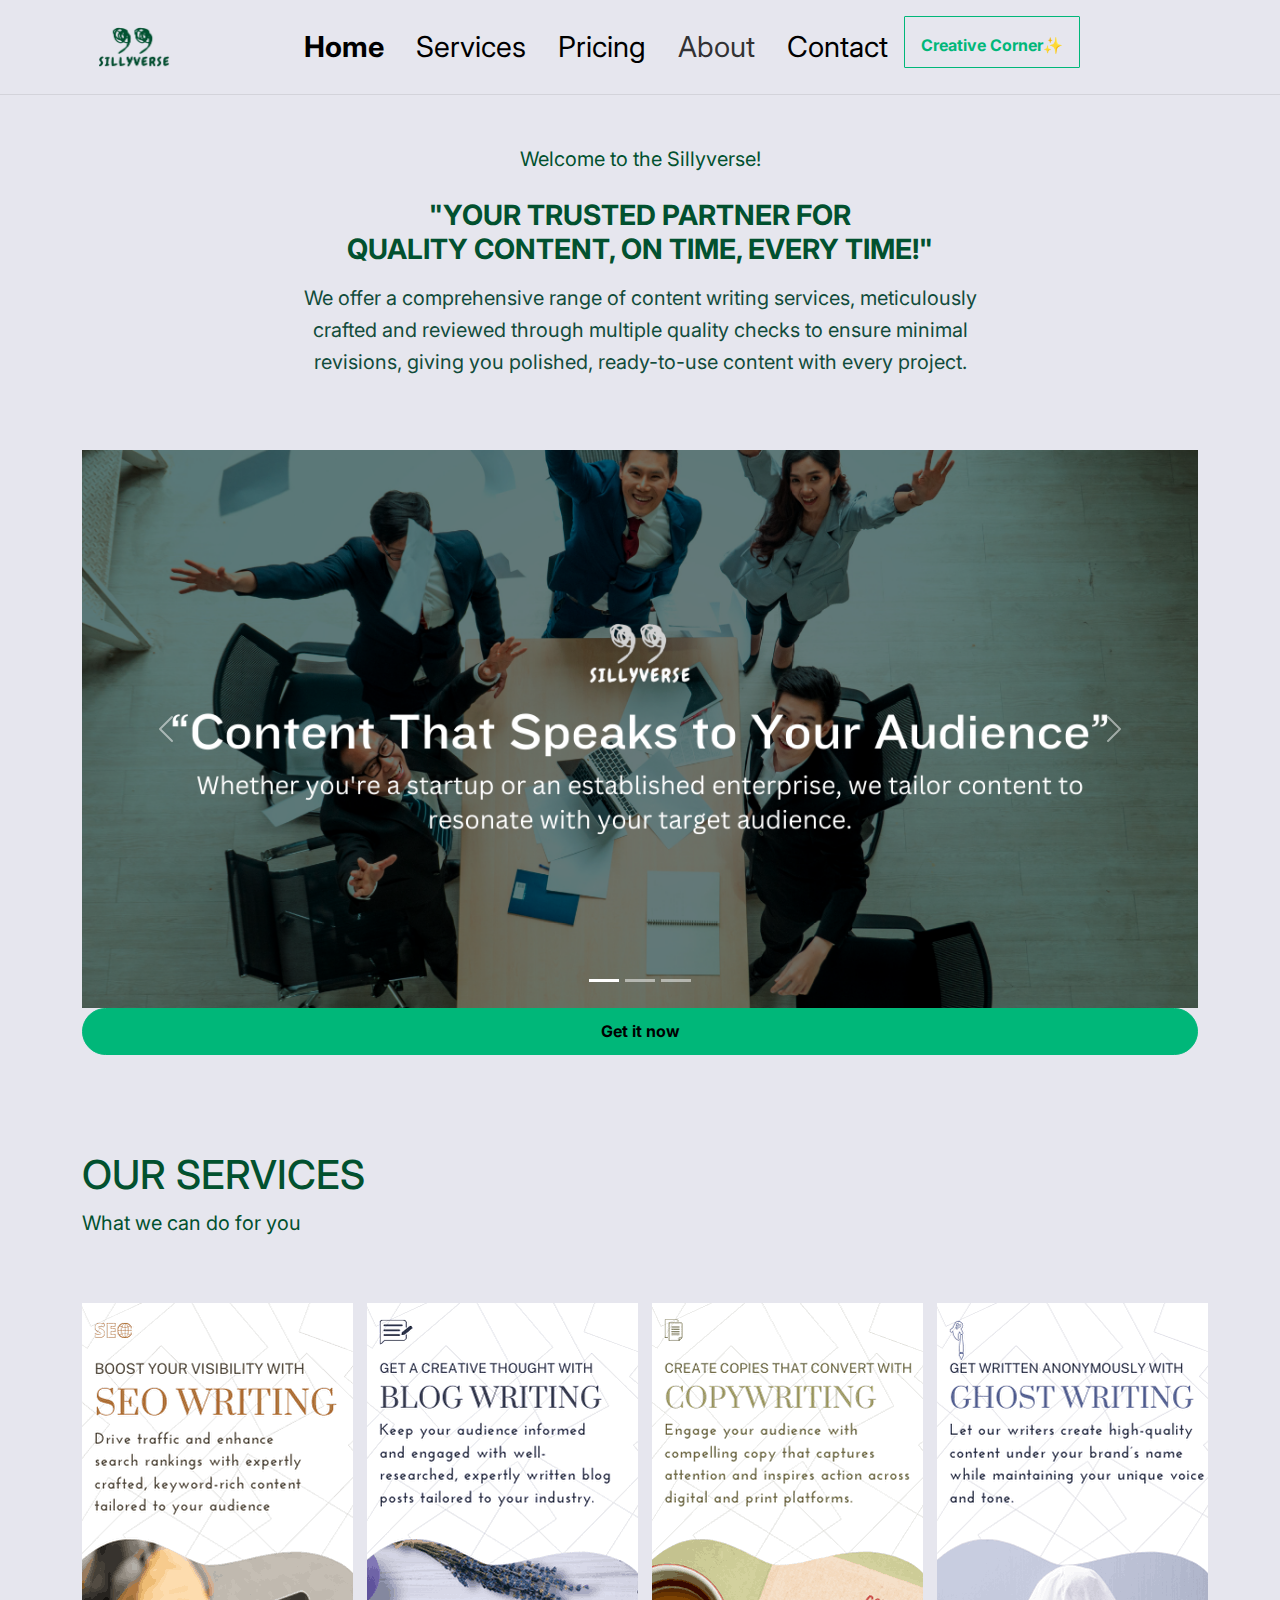
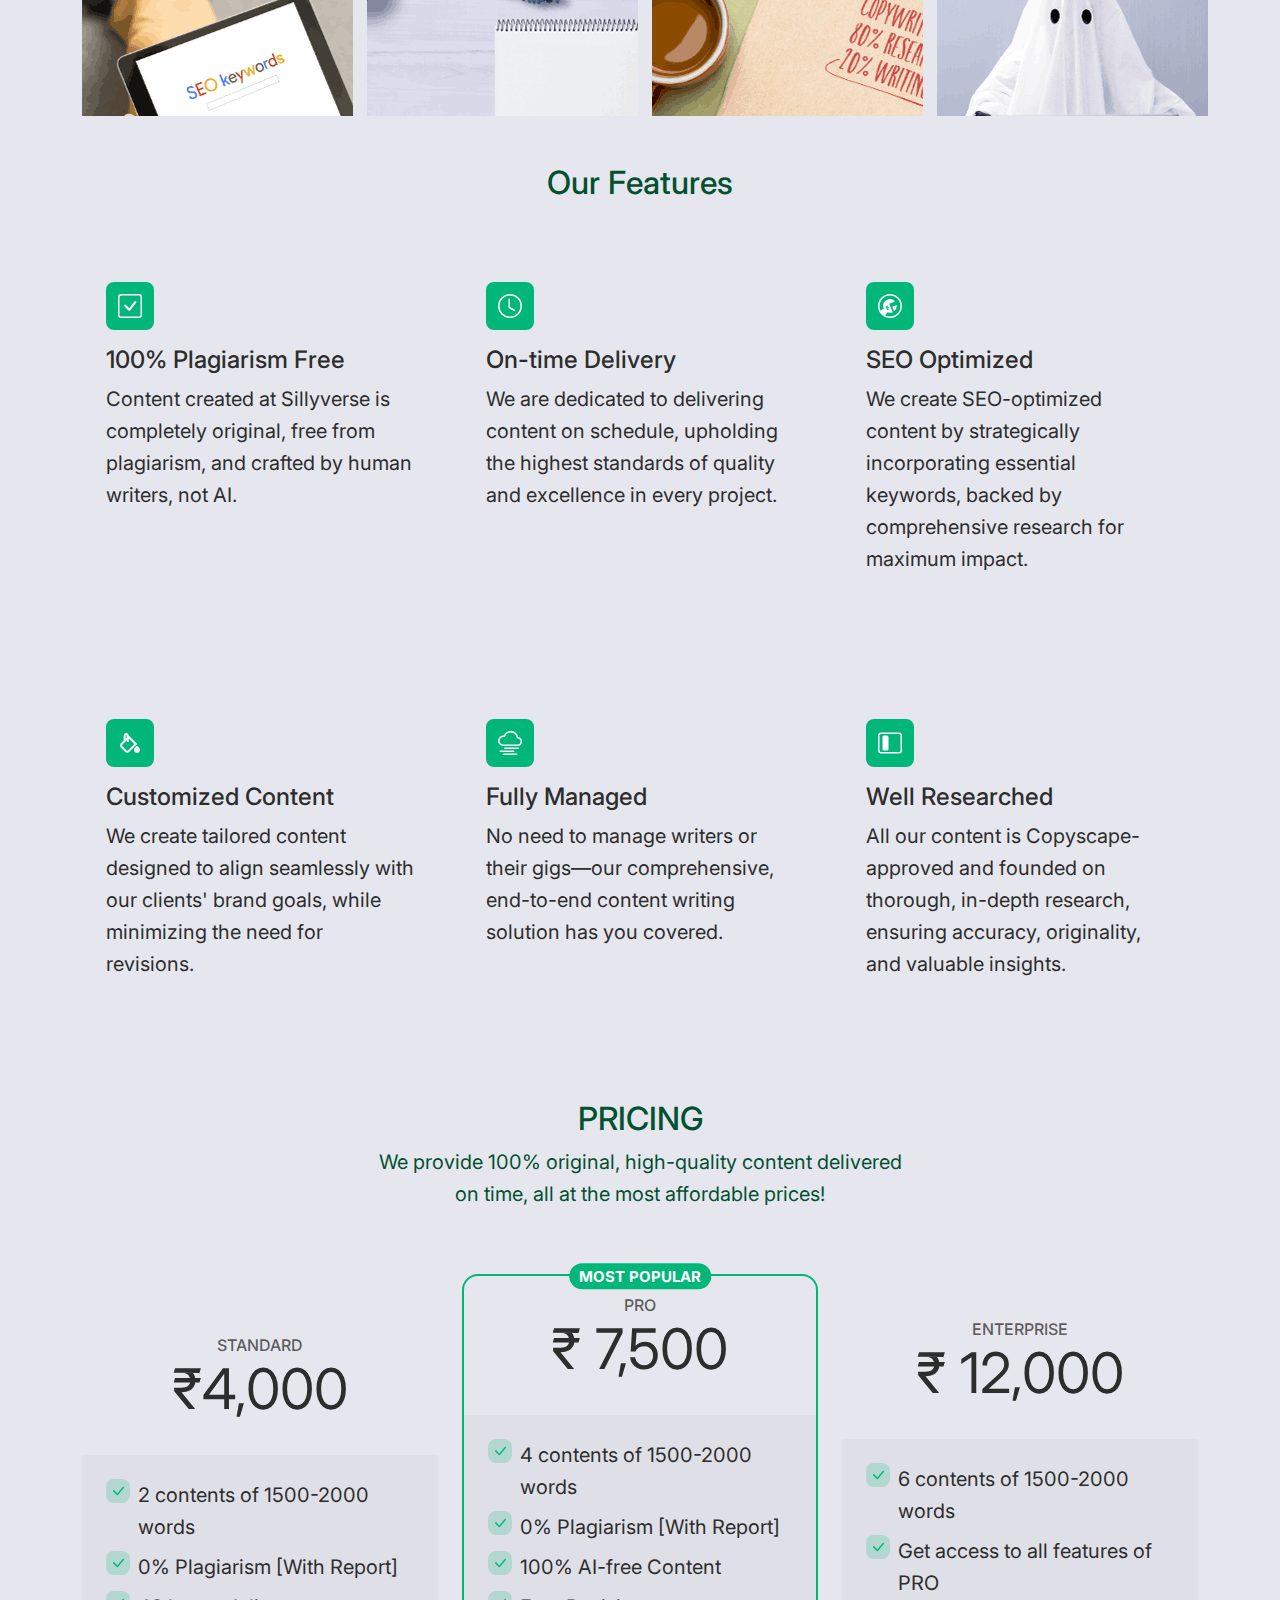
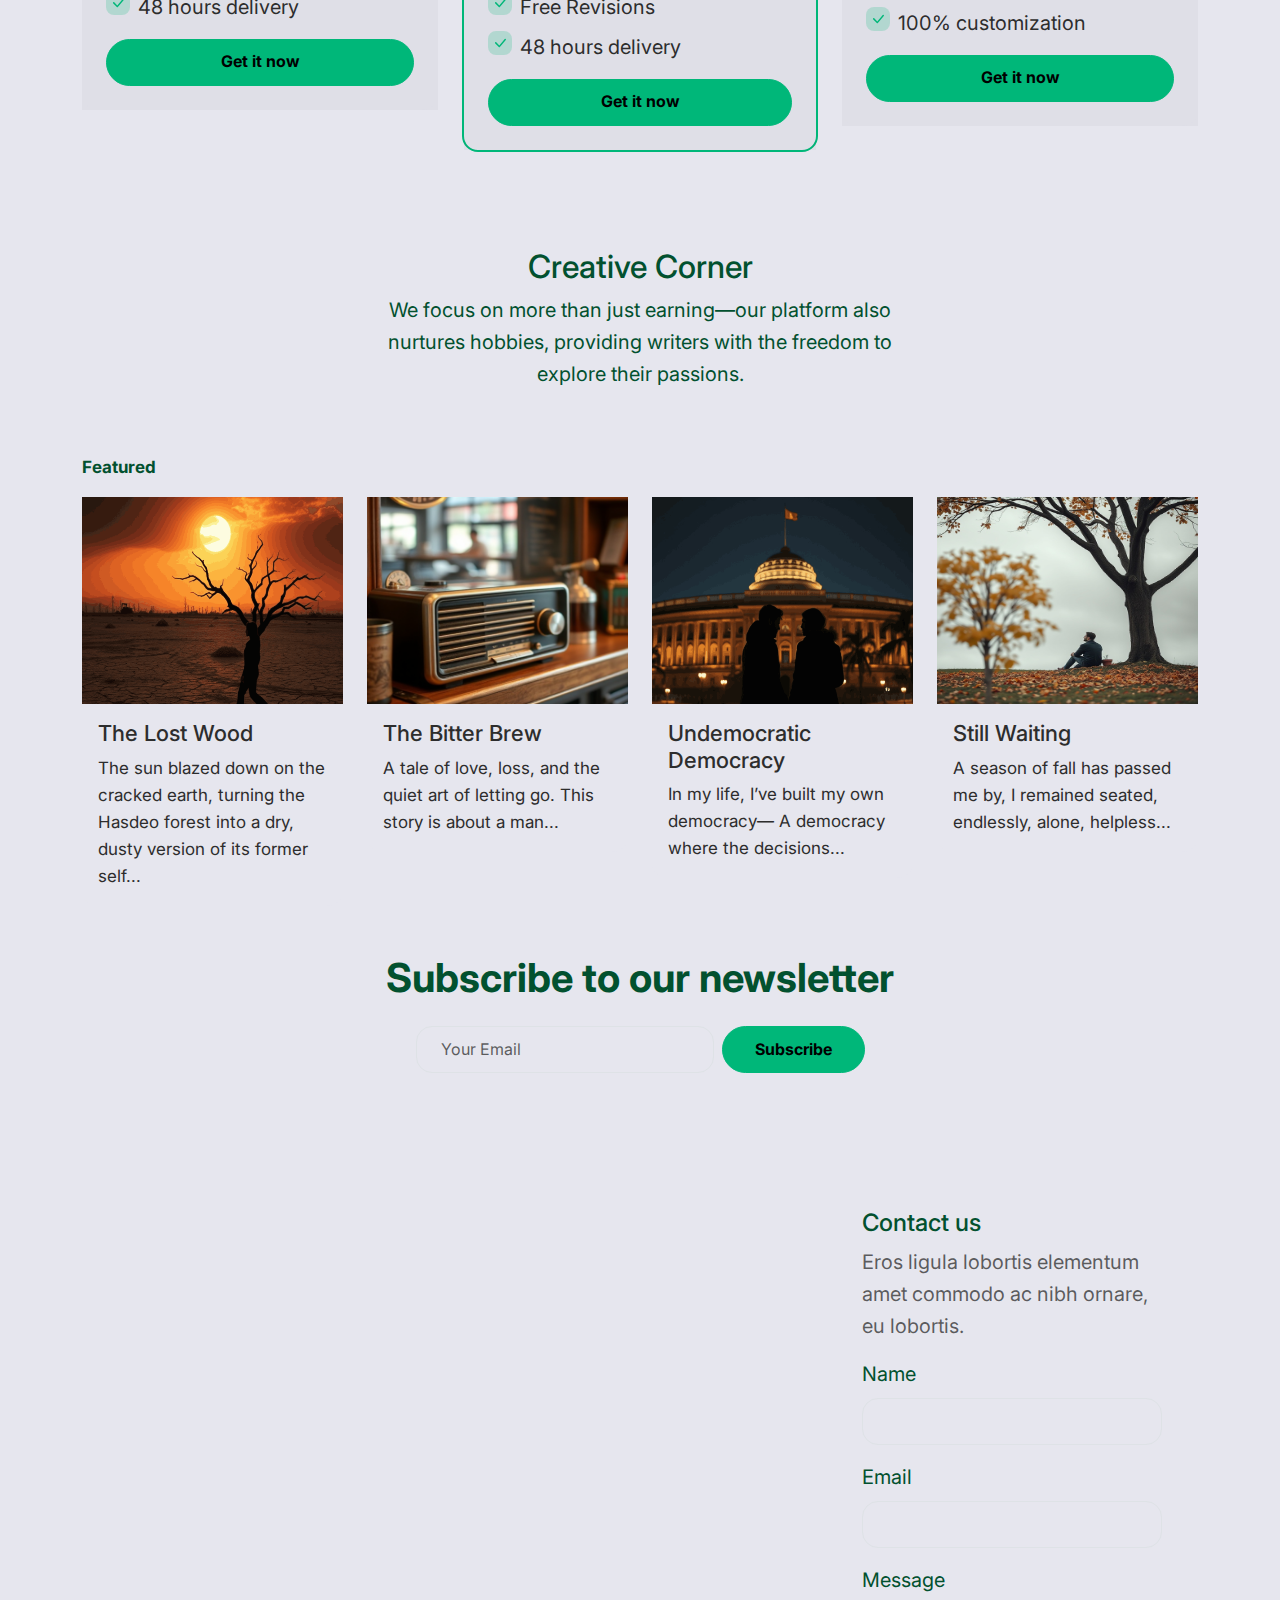
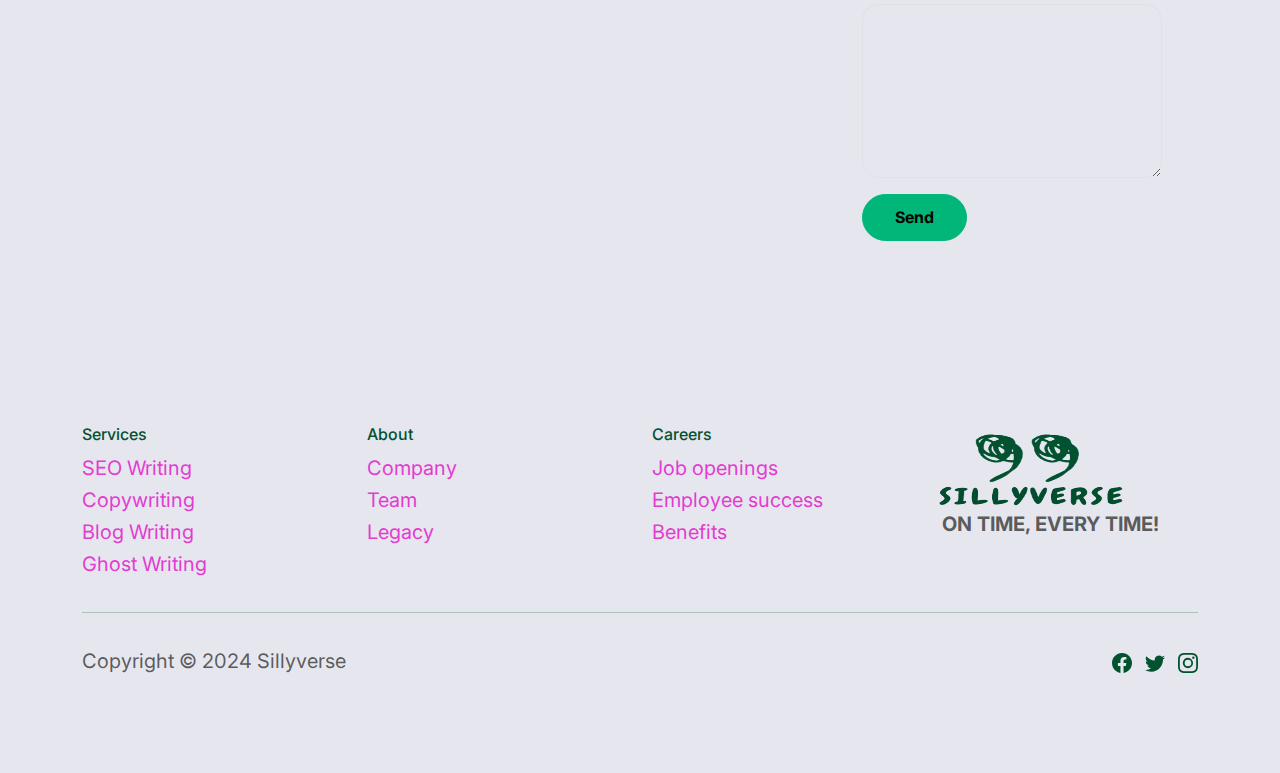
<file: index.html>
<!DOCTYPE html>
<html data-bs-theme="light" lang="en">

<head>
    <meta charset="utf-8">
    <meta name="viewport" content="width=device-width, initial-scale=1.0, shrink-to-fit=no">
    <title>Home - Brand</title>
    <link rel="canonical" href="https://sillyverse.me/">
    <meta property="og:url" content="https://sillyverse.me/">
    <meta name="description" content="Sillyverse is a content writing service provider">
    <script type="application/ld+json">
        {
            "@context": "http://schema.org",
            "@type": "WebSite",
            "name": "Sillyverse",
            "url": "https://sillyverse.me"
        }
    </script>
    <link rel="stylesheet" href="assets/bootstrap/css/bootstrap.min.css">
    <link rel="stylesheet" href="https://fonts.googleapis.com/css?family=Inter:300italic,400italic,600italic,700italic,800italic,400,300,600,700,800&amp;display=swap">
    <link rel="stylesheet" href="assets/css/bs-theme-overrides.css">
    <link rel="stylesheet" href="assets/css/animate.min.css">
    <link rel="stylesheet" href="assets/css/Features-Large-Icons-icons.css">
    <link rel="stylesheet" href="assets/css/Hero-Clean-Reverse-images.css">
    <link rel="stylesheet" href="assets/css/Pricing-Centered-badges.css">
</head>

<body style="background: rgb(230,230,238);color: rgb(2,81,47);">
    <nav class="navbar navbar-expand-md sticky-top navbar-shrink py-3" id="mainNav" style="background: rgb(230,230,238);">
        <div class="container"><a class="navbar-brand d-flex align-items-center" href="/"></a><img src="assets/img/SILLYVERSE__4_-removebg-preview.png" width="72" height="41"><button data-bs-toggle="collapse" class="navbar-toggler" data-bs-target="#navcol-1"><span class="visually-hidden">Toggle navigation</span><span class="navbar-toggler-icon"></span></button>
            <div class="collapse navbar-collapse" id="navcol-1" style="background: #e6e6ee;">
                <ul class="navbar-nav mx-auto">
                    <li class="nav-item"><a class="nav-link active" href="index.html">Home</a></li>
                    <li class="nav-item"><a class="nav-link active" href="services.html"><span style="font-weight: normal !important;">Services</span></a></li>
                    <li class="nav-item"></li>
                    <li class="nav-item"><a class="nav-link active" href="pricing.html"><span style="font-weight: normal !important;">Pricing</span></a></li>
                    <li class="nav-item"></li>
                    <li class="nav-item"><a class="nav-link active" href="about.html"><span style="font-weight: normal !important; color: var(--bs-nav-link-hover-color);">About</span></a></li>
                    <li class="nav-item"><a class="nav-link active" href="contacts.html"><span style="font-weight: normal !important;">Contact</span></a></li>
                    <li class="nav-item"><a class="nav-link active pt-3 mb-0 mt-0" href="Creative%20Corner/creative.html" style="color: rgb(0,183,121);font-size: initial;border-width: 1px;border-style: solid;border-radius: 1px;box-shadow: inset 0px 0px rgb(7,42,31);"><span style="color: rgb(0, 183, 121);">Creative Corner✨</span></a></li>
                    <li class="nav-item"></li>
                </ul><a href="#"></a><span class="navbar-text"></span>
            </div>
        </div>
    </nav>
    <section class="py-4 py-xl-5" style="font-size: 20px;">
        <div class="container h-100">
            <div class="row h-100">
                <div class="col-md-10 col-xl-8 text-center d-flex d-sm-flex d-md-flex justify-content-center align-items-center mx-auto justify-content-md-start align-items-md-center justify-content-xl-center">
                    <div>
                        <p class="mb-4">Welcome to the Sillyverse!</p>
                        <h3 class="text-uppercase fw-bold mb-3">"Your Trusted partner for <br>quality content, on time, every time!"</h3>
                        <p class="mb-4" style="font-size: 20px;"><span style="color: rgb(18, 76, 59);">We offer a comprehensive range of content writing services, meticulously crafted and reviewed through multiple quality checks to ensure minimal revisions, giving you polished, ready-to-use content with every project.</span></p>
                    </div>
                </div>
            </div>
        </div>
        <div class="container py-4 py-xl-5">
            <div class="carousel slide" data-bs-ride="false" id="carousel-1">
                <div class="carousel-inner">
                    <div class="carousel-item active"><img class="w-100 d-block" src="assets/img/brands/1.png" alt="Slide Image"></div>
                    <div class="carousel-item"><img class="w-100 d-block" src="assets/img/brands/3.png" alt="Slide Image"></div>
                    <div class="carousel-item"><img class="w-100 d-block" data-bss-hover-animate="pulse" src="assets/img/brands/2.png" alt="Slide Image"></div>
                </div>
                <div><a class="carousel-control-prev" href="#carousel-1" role="button" data-bs-slide="prev"><span class="carousel-control-prev-icon"></span><span class="visually-hidden">Previous</span></a><a class="carousel-control-next" href="#carousel-1" role="button" data-bs-slide="next"><span class="carousel-control-next-icon"></span><span class="visually-hidden">Next</span></a></div>
                <div class="carousel-indicators"><button type="button" data-bs-target="#carousel-1" data-bs-slide-to="0" class="active"></button> <button type="button" data-bs-target="#carousel-1" data-bs-slide-to="1"></button> <button type="button" data-bs-target="#carousel-1" data-bs-slide-to="2"></button></div>
            </div><a class="btn btn-primary d-block w-100" role="button" href="contacts.html">Get it now</a>
        </div>
        <div class="container py-4 py-xl-5">
            <h1>OUR SERVICES</h1>
            <p>What we can do for you</p>
        </div>
        <div class="container">
            <div class="row">
                <div class="col-md-3 offset-lg-0"><img data-bss-hover-animate="pulse" src="assets/img/SEO%20WRITING.png" class="me-0 pe-0"></div>
                <div class="col-md-3"><img data-bss-hover-animate="pulse" src="assets/img/blog.png"></div>
                <div class="col-md-3"><img data-bss-hover-animate="pulse" src="assets/img/COPYWRITU.png"></div>
                <div class="col-md-3"><img data-bss-hover-animate="pulse" src="assets/img/GGWRITIMG.png"></div>
            </div>
        </div>
        <div class="container py-4 py-xl-5">
            <div class="row mb-5">
                <div class="col-md-8 col-xl-6 text-center mx-auto">
                    <h2>Our Features</h2>
                </div>
            </div>
            <div class="row gy-4 row-cols-1 row-cols-md-2 row-cols-xl-3">
                <div class="col">
                    <div class="card">
                        <div class="card-body p-4">
                            <div class="bs-icon-md bs-icon-rounded bs-icon-primary d-flex justify-content-center align-items-center d-inline-block mb-3 bs-icon"><svg xmlns="http://www.w3.org/2000/svg" width="1em" height="1em" fill="currentColor" viewBox="0 0 16 16" class="bi bi-check-square">
                                    <path d="M14 1a1 1 0 0 1 1 1v12a1 1 0 0 1-1 1H2a1 1 0 0 1-1-1V2a1 1 0 0 1 1-1zM2 0a2 2 0 0 0-2 2v12a2 2 0 0 0 2 2h12a2 2 0 0 0 2-2V2a2 2 0 0 0-2-2z"></path>
                                    <path d="M10.97 4.97a.75.75 0 0 1 1.071 1.05l-3.992 4.99a.75.75 0 0 1-1.08.02L4.324 8.384a.75.75 0 1 1 1.06-1.06l2.094 2.093 3.473-4.425a.235.235 0 0 1 .02-.022z"></path>
                                </svg></div>
                            <h4 class="card-title">100% Plagiarism Free</h4>
                            <p class="card-text" style="font-size: 20px;">Content created at Sillyverse is completely original, free from plagiarism, and crafted by human writers, not AI.</p>
                        </div>
                    </div>
                </div>
                <div class="col">
                    <div class="card">
                        <div class="card-body p-4">
                            <div class="bs-icon-md bs-icon-rounded bs-icon-primary d-flex justify-content-center align-items-center d-inline-block mb-3 bs-icon"><svg xmlns="http://www.w3.org/2000/svg" width="1em" height="1em" fill="currentColor" viewBox="0 0 16 16" class="bi bi-clock">
                                    <path d="M8 3.5a.5.5 0 0 0-1 0V9a.5.5 0 0 0 .252.434l3.5 2a.5.5 0 0 0 .496-.868L8 8.71z"></path>
                                    <path d="M8 16A8 8 0 1 0 8 0a8 8 0 0 0 0 16m7-8A7 7 0 1 1 1 8a7 7 0 0 1 14 0"></path>
                                </svg></div>
                            <h4 class="card-title">On-time Delivery</h4>
                            <p class="card-text" style="font-size: 20px;">We are dedicated to delivering content on schedule, upholding the highest standards of quality and excellence in every project.</p>
                        </div>
                    </div>
                </div>
                <div class="col">
                    <div class="card">
                        <div class="card-body p-4">
                            <div class="bs-icon-md bs-icon-rounded bs-icon-primary d-flex justify-content-center align-items-center d-inline-block mb-3 bs-icon"><svg xmlns="http://www.w3.org/2000/svg" width="1em" height="1em" fill="currentColor" viewBox="0 0 16 16" class="bi bi-wrench-adjustable-circle">
                                    <path d="M12.496 8a4.491 4.491 0 0 1-1.703 3.526L9.497 8.5l2.959-1.11c.027.2.04.403.04.61Z"></path>
                                    <path d="M16 8A8 8 0 1 1 0 8a8 8 0 0 1 16 0m-1 0a7 7 0 1 0-13.202 3.249l1.988-1.657a4.5 4.5 0 0 1 7.537-4.623L7.497 6.5l1 2.5 1.333 3.11c-.56.251-1.18.39-1.833.39a4.49 4.49 0 0 1-1.592-.29L4.747 14.2A7 7 0 0 0 15 8m-8.295.139a.25.25 0 0 0-.288-.376l-1.5.5.159.474.808-.27-.595.894a.25.25 0 0 0 .287.376l.808-.27-.595.894a.25.25 0 0 0 .287.376l1.5-.5-.159-.474-.808.27.596-.894a.25.25 0 0 0-.288-.376l-.808.27.596-.894Z"></path>
                                </svg></div>
                            <h4 class="card-title">SEO Optimized</h4>
                            <p class="card-text" style="font-size: 20px;">We create SEO-optimized content by strategically incorporating essential keywords, backed by comprehensive research for maximum impact.</p>
                        </div>
                    </div>
                </div>
            </div>
        </div>
        <div class="container py-4 py-xl-5">
            <div class="row gy-4 row-cols-1 row-cols-md-2 row-cols-xl-3">
                <div class="col">
                    <div class="card">
                        <div class="card-body p-4">
                            <div class="bs-icon-md bs-icon-rounded bs-icon-primary d-flex justify-content-center align-items-center d-inline-block mb-3 bs-icon"><svg xmlns="http://www.w3.org/2000/svg" width="1em" height="1em" viewBox="0 0 24 24" fill="none">
                                    <path fill-rule="evenodd" clip-rule="evenodd" d="M8.20348 2.00378C9.46407 2.00378 10.5067 3.10742 10.6786 4.54241L19.1622 13.0259L11.384 20.8041C10.2124 21.9757 8.31291 21.9757 7.14134 20.8041L2.8987 16.5615C1.72713 15.3899 1.72713 13.4904 2.8987 12.3188L5.70348 9.51404V4.96099C5.70348 3.32777 6.82277 2.00378 8.20348 2.00378ZM8.70348 4.96099V6.51404L7.70348 7.51404V4.96099C7.70348 4.63435 7.92734 4.36955 8.20348 4.36955C8.47963 4.36955 8.70348 4.63435 8.70348 4.96099ZM8.70348 10.8754V9.34247L4.31291 13.733C3.92239 14.1236 3.92239 14.7567 4.31291 15.1473L8.55555 19.3899C8.94608 19.7804 9.57924 19.7804 9.96977 19.3899L16.3337 13.0259L10.7035 7.39569V10.8754C10.7035 10.9184 10.7027 10.9612 10.7012 11.0038H8.69168C8.69941 10.9625 8.70348 10.9195 8.70348 10.8754Z" fill="currentColor"></path>
                                    <path d="M16.8586 16.8749C15.687 18.0465 15.687 19.946 16.8586 21.1175C18.0302 22.2891 19.9297 22.2891 21.1013 21.1175C22.2728 19.946 22.2728 18.0465 21.1013 16.8749L18.9799 14.7536L16.8586 16.8749Z" fill="currentColor"></path>
                                </svg></div>
                            <h4 class="card-title">Customized Content</h4>
                            <p class="card-text" style="font-size: 20px;">We create tailored content designed to align seamlessly with our clients' brand goals, while minimizing the need for revisions.</p>
                        </div>
                    </div>
                </div>
                <div class="col">
                    <div class="card">
                        <div class="card-body p-4">
                            <div class="bs-icon-md bs-icon-rounded bs-icon-primary d-flex justify-content-center align-items-center d-inline-block mb-3 bs-icon"><svg xmlns="http://www.w3.org/2000/svg" width="1em" height="1em" fill="currentColor" viewBox="0 0 16 16" class="bi bi-cloud-haze-1">
                                    <path d="M4 11.5a.5.5 0 0 1 .5-.5h9a.5.5 0 0 1 0 1h-9a.5.5 0 0 1-.5-.5zm-3 2a.5.5 0 0 1 .5-.5h9a.5.5 0 0 1 0 1h-9a.5.5 0 0 1-.5-.5zm2 2a.5.5 0 0 1 .5-.5h9a.5.5 0 0 1 0 1h-9a.5.5 0 0 1-.5-.5zM13.405 4.027a5.001 5.001 0 0 0-9.499-1.004A3.5 3.5 0 1 0 3.5 10H13a3 3 0 0 0 .405-5.973zM8.5 1a4 4 0 0 1 3.976 3.555.5.5 0 0 0 .5.445H13a2 2 0 0 1 0 4H3.5a2.5 2.5 0 1 1 .605-4.926.5.5 0 0 0 .596-.329A4.002 4.002 0 0 1 8.5 1z"></path>
                                </svg></div>
                            <h4 class="card-title">Fully Managed</h4>
                            <p class="card-text" style="font-size: 20px;">No need to manage writers or their gigs—our comprehensive, end-to-end content writing solution has you covered.</p>
                        </div>
                    </div>
                </div>
                <div class="col">
                    <div class="card">
                        <div class="card-body p-4">
                            <div class="bs-icon-md bs-icon-rounded bs-icon-primary d-flex justify-content-center align-items-center d-inline-block mb-3 bs-icon"><svg xmlns="http://www.w3.org/2000/svg" width="1em" height="1em" fill="currentColor" viewBox="0 0 16 16" class="bi bi-layout-sidebar-inset">
                                    <path d="M14 2a1 1 0 0 1 1 1v10a1 1 0 0 1-1 1H2a1 1 0 0 1-1-1V3a1 1 0 0 1 1-1zM2 1a2 2 0 0 0-2 2v10a2 2 0 0 0 2 2h12a2 2 0 0 0 2-2V3a2 2 0 0 0-2-2z"></path>
                                    <path d="M3 4a1 1 0 0 1 1-1h2a1 1 0 0 1 1 1v8a1 1 0 0 1-1 1H4a1 1 0 0 1-1-1z"></path>
                                </svg></div>
                            <h4 class="card-title">Well Researched</h4>
                            <p class="card-text" style="font-size: 20px;">All our content is Copyscape-approved and founded on thorough, in-depth research, ensuring accuracy, originality, and valuable insights.</p>
                        </div>
                    </div>
                </div>
            </div>
        </div>
        <div class="container py-4 py-xl-5">
            <div class="row mb-5">
                <div class="col-md-8 col-xl-6 text-center mx-auto">
                    <h2>PRICING</h2>
                    <p class="w-lg-50" style="font-size: 20px;">We provide 100% original, high-quality content delivered on time, all at the most affordable prices!</p>
                </div>
            </div>
            <div class="row gy-4 gy-xl-0 row-cols-1 row-cols-md-2 row-cols-xl-3 d-xl-flex align-items-xl-center gutter-y">
                <div class="col">
                    <div class="card">
                        <div class="card-body text-center p-4">
                            <h6 class="text-uppercase text-muted card-subtitle">standard</h6>
                            <h4 class="display-4 fw-bold card-title"><span style="font-weight: normal !important;">₹4,000</span></h4>
                        </div>
                        <div class="card-footer p-4">
                            <div>
                                <ul class="list-unstyled">
                                    <li class="d-flex mb-2"><span class="bs-icon-xs bs-icon-rounded bs-icon-primary-light bs-icon me-2"><svg xmlns="http://www.w3.org/2000/svg" width="1em" height="1em" fill="currentColor" viewBox="0 0 16 16" class="bi bi-check-lg">
                                                <path d="M12.736 3.97a.733.733 0 0 1 1.047 0c.286.289.29.756.01 1.05L7.88 12.01a.733.733 0 0 1-1.065.02L3.217 8.384a.757.757 0 0 1 0-1.06.733.733 0 0 1 1.047 0l3.052 3.093 5.4-6.425a.247.247 0 0 1 .02-.022"></path>
                                            </svg></span><span>2 contents of 1500-2000 words</span></li>
                                    <li class="d-flex mb-2"><span class="bs-icon-xs bs-icon-rounded bs-icon-primary-light bs-icon me-2"><svg xmlns="http://www.w3.org/2000/svg" width="1em" height="1em" fill="currentColor" viewBox="0 0 16 16" class="bi bi-check-lg">
                                                <path d="M12.736 3.97a.733.733 0 0 1 1.047 0c.286.289.29.756.01 1.05L7.88 12.01a.733.733 0 0 1-1.065.02L3.217 8.384a.757.757 0 0 1 0-1.06.733.733 0 0 1 1.047 0l3.052 3.093 5.4-6.425a.247.247 0 0 1 .02-.022"></path>
                                            </svg></span><span>0% Plagiarism [With Report]</span></li>
                                    <li class="d-flex mb-2"><span class="bs-icon-xs bs-icon-rounded bs-icon-primary-light bs-icon me-2"><svg xmlns="http://www.w3.org/2000/svg" width="1em" height="1em" fill="currentColor" viewBox="0 0 16 16" class="bi bi-check-lg">
                                                <path d="M12.736 3.97a.733.733 0 0 1 1.047 0c.286.289.29.756.01 1.05L7.88 12.01a.733.733 0 0 1-1.065.02L3.217 8.384a.757.757 0 0 1 0-1.06.733.733 0 0 1 1.047 0l3.052 3.093 5.4-6.425a.247.247 0 0 1 .02-.022"></path>
                                            </svg></span><span>48 hours delivery</span></li>
                                </ul>
                            </div><a class="btn btn-primary d-block w-100" role="button" href="contacts.html">Get it now</a>
                        </div>
                    </div>
                </div>
                <div class="col">
                    <div class="card border-primary border-2">
                        <div class="card-body text-center p-4"><span class="badge rounded-pill bg-primary position-absolute top-0 start-50 translate-middle text-uppercase">Most Popular</span>
                            <h6 class="text-uppercase text-muted card-subtitle">Pro</h6>
                            <h4 class="display-4 fw-bold card-title"><span style="font-weight: normal !important;">₹ 7,500</span></h4>
                        </div>
                        <div class="card-footer p-4">
                            <div>
                                <ul class="list-unstyled">
                                    <li class="d-flex mb-2"><span class="bs-icon-xs bs-icon-rounded bs-icon-primary-light bs-icon me-2"><svg xmlns="http://www.w3.org/2000/svg" width="1em" height="1em" fill="currentColor" viewBox="0 0 16 16" class="bi bi-check-lg">
                                                <path d="M12.736 3.97a.733.733 0 0 1 1.047 0c.286.289.29.756.01 1.05L7.88 12.01a.733.733 0 0 1-1.065.02L3.217 8.384a.757.757 0 0 1 0-1.06.733.733 0 0 1 1.047 0l3.052 3.093 5.4-6.425a.247.247 0 0 1 .02-.022"></path>
                                            </svg></span><span>4 contents of 1500-2000 words</span></li>
                                    <li class="d-flex mb-2"><span class="bs-icon-xs bs-icon-rounded bs-icon-primary-light bs-icon me-2"><svg xmlns="http://www.w3.org/2000/svg" width="1em" height="1em" fill="currentColor" viewBox="0 0 16 16" class="bi bi-check-lg">
                                                <path d="M12.736 3.97a.733.733 0 0 1 1.047 0c.286.289.29.756.01 1.05L7.88 12.01a.733.733 0 0 1-1.065.02L3.217 8.384a.757.757 0 0 1 0-1.06.733.733 0 0 1 1.047 0l3.052 3.093 5.4-6.425a.247.247 0 0 1 .02-.022"></path>
                                            </svg></span><span>0% Plagiarism [With Report]</span></li>
                                    <li class="d-flex mb-2"><span class="bs-icon-xs bs-icon-rounded bs-icon-primary-light bs-icon me-2"><svg xmlns="http://www.w3.org/2000/svg" width="1em" height="1em" fill="currentColor" viewBox="0 0 16 16" class="bi bi-check-lg">
                                                <path d="M12.736 3.97a.733.733 0 0 1 1.047 0c.286.289.29.756.01 1.05L7.88 12.01a.733.733 0 0 1-1.065.02L3.217 8.384a.757.757 0 0 1 0-1.06.733.733 0 0 1 1.047 0l3.052 3.093 5.4-6.425a.247.247 0 0 1 .02-.022"></path>
                                            </svg></span><span>100% AI-free Content</span></li>
                                    <li class="d-flex mb-2"><span class="bs-icon-xs bs-icon-rounded bs-icon-primary-light bs-icon me-2"><svg xmlns="http://www.w3.org/2000/svg" width="1em" height="1em" fill="currentColor" viewBox="0 0 16 16" class="bi bi-check-lg">
                                                <path d="M12.736 3.97a.733.733 0 0 1 1.047 0c.286.289.29.756.01 1.05L7.88 12.01a.733.733 0 0 1-1.065.02L3.217 8.384a.757.757 0 0 1 0-1.06.733.733 0 0 1 1.047 0l3.052 3.093 5.4-6.425a.247.247 0 0 1 .02-.022"></path>
                                            </svg></span><span>Free Revisions</span></li>
                                    <li class="d-flex mb-2"><span class="bs-icon-xs bs-icon-rounded bs-icon-primary-light bs-icon me-2"><svg xmlns="http://www.w3.org/2000/svg" width="1em" height="1em" fill="currentColor" viewBox="0 0 16 16" class="bi bi-check-lg">
                                                <path d="M12.736 3.97a.733.733 0 0 1 1.047 0c.286.289.29.756.01 1.05L7.88 12.01a.733.733 0 0 1-1.065.02L3.217 8.384a.757.757 0 0 1 0-1.06.733.733 0 0 1 1.047 0l3.052 3.093 5.4-6.425a.247.247 0 0 1 .02-.022"></path>
                                            </svg></span><span>48 hours delivery</span></li>
                                </ul>
                            </div><a class="btn btn-primary d-block w-100" role="button" href="contacts.html">Get it now</a>
                        </div>
                    </div>
                </div>
                <div class="col">
                    <div class="card">
                        <div class="card-body text-center p-4">
                            <h6 class="text-uppercase text-muted card-subtitle">Enterprise</h6>
                            <h4 class="display-4 fw-bold card-title"><span style="font-weight: normal !important;">₹ 12,000</span></h4>
                        </div>
                        <div class="card-footer p-4">
                            <div>
                                <ul class="list-unstyled">
                                    <li class="d-flex mb-2"><span class="bs-icon-xs bs-icon-rounded bs-icon-primary-light bs-icon me-2"><svg xmlns="http://www.w3.org/2000/svg" width="1em" height="1em" fill="currentColor" viewBox="0 0 16 16" class="bi bi-check-lg">
                                                <path d="M12.736 3.97a.733.733 0 0 1 1.047 0c.286.289.29.756.01 1.05L7.88 12.01a.733.733 0 0 1-1.065.02L3.217 8.384a.757.757 0 0 1 0-1.06.733.733 0 0 1 1.047 0l3.052 3.093 5.4-6.425a.247.247 0 0 1 .02-.022"></path>
                                            </svg></span><span>6 contents of 1500-2000 words</span></li>
                                    <li class="d-flex mb-2"><span class="bs-icon-xs bs-icon-rounded bs-icon-primary-light bs-icon me-2"><svg xmlns="http://www.w3.org/2000/svg" width="1em" height="1em" fill="currentColor" viewBox="0 0 16 16" class="bi bi-check-lg">
                                                <path d="M12.736 3.97a.733.733 0 0 1 1.047 0c.286.289.29.756.01 1.05L7.88 12.01a.733.733 0 0 1-1.065.02L3.217 8.384a.757.757 0 0 1 0-1.06.733.733 0 0 1 1.047 0l3.052 3.093 5.4-6.425a.247.247 0 0 1 .02-.022"></path>
                                            </svg></span><span>Get access to all features of PRO</span></li>
                                    <li class="d-flex mb-2"><span class="bs-icon-xs bs-icon-rounded bs-icon-primary-light bs-icon me-2"><svg xmlns="http://www.w3.org/2000/svg" width="1em" height="1em" fill="currentColor" viewBox="0 0 16 16" class="bi bi-check-lg">
                                                <path d="M12.736 3.97a.733.733 0 0 1 1.047 0c.286.289.29.756.01 1.05L7.88 12.01a.733.733 0 0 1-1.065.02L3.217 8.384a.757.757 0 0 1 0-1.06.733.733 0 0 1 1.047 0l3.052 3.093 5.4-6.425a.247.247 0 0 1 .02-.022"></path>
                                            </svg></span><span>100% customization</span></li>
                                </ul>
                            </div><a class="btn btn-primary d-block w-100" role="button" href="contacts.html">Get it now</a>
                        </div>
                    </div>
                </div>
            </div>
        </div>
        <div class="container py-4 py-xl-5">
            <div class="row mb-5">
                <div class="col-md-8 col-xl-6 text-center mx-auto">
                    <h2>Creative Corner</h2>
                    <p class="w-lg-50 ms-0" style="font-size: 20px;">We focus on more than just earning—our platform also nurtures hobbies, providing writers with the freedom to explore their passions.</p>
                </div>
            </div>
            <p style="font-size: 17px;"><strong>Featured</strong></p>
            <div data-bss-type="blog-loop" data-bss-perpage="4">
                <div class="row" data-bss-type="blog-loop-base">
                    <div class="col" data-bss-type="blog-loop-item">
                        <div class="card"><a href="Creative%20Corner/Lost%20wood.html"><img class="card-img-top" width="306" height="207" src="assets/img/Barren%20land.png"></a>
                            <div class="card-body"><a href="Creative%20Corner/Lost%20wood.html">
                                    <h4 class="text-body" style="font-size: 22px;">The Lost Wood</h4>
                                </a>
                                <p class="card-text" style="font-size: 17px;">The sun blazed down on the cracked earth, turning the Hasdeo forest into a dry, dusty version of its former self...</p>
                            </div>
                        </div>
                    </div>
                    <div class="col" data-bss-type="blog-loop-item">
                        <div class="card"><a href="Creative%20Corner/Coffee.html"><img class="card-img-top" width="306" height="207" src="assets/img/Coffee.png"></a>
                            <div class="card-body"><a href="Creative%20Corner/Coffee.html">
                                    <h4 class="text-body" style="font-size: 22px;">The Bitter Brew</h4>
                                </a>
                                <p class="card-text" style="font-size: 17px;">A tale of love, loss, and the quiet art of letting go. This story is about a man...

                                </p>
                            </div>
                        </div>
                    </div>
                    <div class="col" data-bss-type="blog-loop-item">
                        <div class="card"><a href="Creative%20Corner/Democracy.html"><img class="card-img-top" width="306" height="207" src="assets/img/Denmocracy.png"></a>
                            <div class="card-body"><a href="Creative%20Corner/Democracy.html">
                                    <h4 class="text-body" style="font-size: 22px;">Undemocratic Democracy</h4>
                                </a>
                                <p class="card-text" style="font-size: 17px;">In my life, I’ve built my own democracy— A democracy where the decisions...

                                </p>
                            </div>
                        </div>
                    </div>
                    <div class="col" data-bss-type="blog-loop-item">
                        <div class="card"><a href="Creative%20Corner/Still.html"><img class="card-img-top" width="306" height="207" src="assets/img/output%20(2).jpg"></a>
                            <div class="card-body"><a href="Creative%20Corner/Still.html">
                                    <h4 class="text-body" style="font-size: 22px;">Still Waiting</h4>
                                </a>
                                <p class="card-text" style="font-size: 17px;">A season of fall has passed me by, I remained seated, endlessly, alone, helpless...

                                </p>
                            </div>
                        </div>
                    </div>
                </div>
            </div>
            <section class="newsletter-subscribe py-4 py-xl-5">
                <div class="container">
                    <div class="row mb-2">
                        <div class="col-md-8 col-xl-6 text-center mx-auto">
                            <h2 class="display-6 fw-bold">Subscribe to our newsletter</h2>
                            <p class="text-muted"></p>
                        </div>
                    </div>
                    <form class="d-flex justify-content-center flex-wrap" method="post">
                        <div class="mb-3"><input class="form-control" type="email" name="email" placeholder="Your Email"></div>
                        <div class="mb-3"><button class="btn btn-primary ms-2" type="submit">Subscribe </button></div>
                    </form>
                </div>
            </section>
            <section class="position-relative py-4 py-xl-5">
                <div class="container position-relative">
                    <div class="row">
                        <div class="col"><iframe allowfullscreen="" frameborder="0" src="https://cdn.bootstrapstudio.io/placeholders/map.html" width="100%" height="100%"></iframe></div>
                        <div class="col-md-6 col-xl-4">
                            <div>
                                <form class="p-3 p-xl-4" method="post">
                                    <h4>Contact us</h4>
                                    <p class="text-muted">Eros ligula lobortis elementum amet commodo ac nibh ornare, eu lobortis.</p>
                                    <div class="mb-3"><label class="form-label" for="name">Name</label><input class="form-control" type="text" id="name" name="name"></div>
                                    <div class="mb-3"><label class="form-label" for="email">Email</label><input class="form-control" type="email" id="email" name="email"></div>
                                    <div class="mb-3"><label class="form-label" for="message">Message</label><textarea class="form-control" id="message" name="message" rows="6"></textarea></div>
                                    <div class="mb-3"><button class="btn btn-primary" type="submit">Send </button></div>
                                </form>
                            </div>
                        </div>
                    </div>
                </div>
            </section>
        </div>
        <div class="container py-4 py-lg-5 pt-0 mt-0" style="font-size: 20px;">
            <div class="row justify-content-center">
                <div class="col-sm-4 col-md-3 text-center text-lg-start d-flex flex-column item">
                    <h3 class="fs-6">Services</h3>
                    <ul class="list-unstyled">
                        <li><a class="link-secondary" href="#">SEO Writing</a></li>
                        <li><a class="link-secondary" href="#">Copywriting</a></li>
                        <li><a class="link-secondary" href="#">Blog Writing</a></li>
                        <li><span style="color: rgb(227, 60, 211);">Ghost Writing</span></li>
                    </ul>
                </div>
                <div class="col-sm-4 col-md-3 text-center text-lg-start d-flex flex-column item">
                    <h3 class="fs-6">About</h3>
                    <ul class="list-unstyled">
                        <li><a class="link-secondary" href="#">Company</a></li>
                        <li><a class="link-secondary" href="#">Team</a></li>
                        <li><a class="link-secondary" href="#">Legacy</a></li>
                    </ul>
                </div>
                <div class="col-sm-4 col-md-3 text-center text-lg-start d-flex flex-column item">
                    <h3 class="fs-6">Careers</h3>
                    <ul class="list-unstyled">
                        <li><a class="link-secondary" href="#">Job openings</a></li>
                        <li><a class="link-secondary" href="#">Employee success</a></li>
                        <li><a class="link-secondary" href="#">Benefits</a></li>
                    </ul>
                </div>
                <div class="col-lg-3 text-center text-lg-start d-flex flex-column align-items-center order-first align-items-lg-start order-lg-last item social">
                    <div class="fw-bold d-flex align-items-center mb-2"></div><img src="assets/img/SILLYVERSE__4_-removebg-preview.png" width="188" height="75">
                    <p class="text-muted copyright" style="font-size: 20px;"><strong>&nbsp;ON TIME, EVERY TIME!</strong></p>
                </div>
            </div>
            <hr>
            <div class="d-flex justify-content-between align-items-center pt-3">
                <p class="text-muted mb-0">Copyright © 2024 Sillyverse</p>
                <ul class="list-inline mb-0">
                    <li class="list-inline-item"><svg xmlns="http://www.w3.org/2000/svg" width="1em" height="1em" fill="currentColor" viewBox="0 0 16 16" class="bi bi-facebook">
                            <path d="M16 8.049c0-4.446-3.582-8.05-8-8.05C3.58 0-.002 3.603-.002 8.05c0 4.017 2.926 7.347 6.75 7.951v-5.625h-2.03V8.05H6.75V6.275c0-2.017 1.195-3.131 3.022-3.131.876 0 1.791.157 1.791.157v1.98h-1.009c-.993 0-1.303.621-1.303 1.258v1.51h2.218l-.354 2.326H9.25V16c3.824-.604 6.75-3.934 6.75-7.951"></path>
                        </svg></li>
                    <li class="list-inline-item"><svg xmlns="http://www.w3.org/2000/svg" width="1em" height="1em" fill="currentColor" viewBox="0 0 16 16" class="bi bi-twitter">
                            <path d="M5.026 15c6.038 0 9.341-5.003 9.341-9.334 0-.14 0-.282-.006-.422A6.685 6.685 0 0 0 16 3.542a6.658 6.658 0 0 1-1.889.518 3.301 3.301 0 0 0 1.447-1.817 6.533 6.533 0 0 1-2.087.793A3.286 3.286 0 0 0 7.875 6.03a9.325 9.325 0 0 1-6.767-3.429 3.289 3.289 0 0 0 1.018 4.382A3.323 3.323 0 0 1 .64 6.575v.045a3.288 3.288 0 0 0 2.632 3.218 3.203 3.203 0 0 1-.865.115 3.23 3.23 0 0 1-.614-.057 3.283 3.283 0 0 0 3.067 2.277A6.588 6.588 0 0 1 .78 13.58a6.32 6.32 0 0 1-.78-.045A9.344 9.344 0 0 0 5.026 15"></path>
                        </svg></li>
                    <li class="list-inline-item"><svg xmlns="http://www.w3.org/2000/svg" width="1em" height="1em" fill="currentColor" viewBox="0 0 16 16" class="bi bi-instagram">
                            <path d="M8 0C5.829 0 5.556.01 4.703.048 3.85.088 3.269.222 2.76.42a3.917 3.917 0 0 0-1.417.923A3.927 3.927 0 0 0 .42 2.76C.222 3.268.087 3.85.048 4.7.01 5.555 0 5.827 0 8.001c0 2.172.01 2.444.048 3.297.04.852.174 1.433.372 1.942.205.526.478.972.923 1.417.444.445.89.719 1.416.923.51.198 1.09.333 1.942.372C5.555 15.99 5.827 16 8 16s2.444-.01 3.298-.048c.851-.04 1.434-.174 1.943-.372a3.916 3.916 0 0 0 1.416-.923c.445-.445.718-.891.923-1.417.197-.509.332-1.09.372-1.942C15.99 10.445 16 10.173 16 8s-.01-2.445-.048-3.299c-.04-.851-.175-1.433-.372-1.941a3.926 3.926 0 0 0-.923-1.417A3.911 3.911 0 0 0 13.24.42c-.51-.198-1.092-.333-1.943-.372C10.443.01 10.172 0 7.998 0h.003zm-.717 1.442h.718c2.136 0 2.389.007 3.232.046.78.035 1.204.166 1.486.275.373.145.64.319.92.599.28.28.453.546.598.92.11.281.24.705.275 1.485.039.843.047 1.096.047 3.231s-.008 2.389-.047 3.232c-.035.78-.166 1.203-.275 1.485a2.47 2.47 0 0 1-.599.919c-.28.28-.546.453-.92.598-.28.11-.704.24-1.485.276-.843.038-1.096.047-3.232.047s-2.39-.009-3.233-.047c-.78-.036-1.203-.166-1.485-.276a2.478 2.478 0 0 1-.92-.598 2.48 2.48 0 0 1-.6-.92c-.109-.281-.24-.705-.275-1.485-.038-.843-.046-1.096-.046-3.233 0-2.136.008-2.388.046-3.231.036-.78.166-1.204.276-1.486.145-.373.319-.64.599-.92.28-.28.546-.453.92-.598.282-.11.705-.24 1.485-.276.738-.034 1.024-.044 2.515-.045v.002zm4.988 1.328a.96.96 0 1 0 0 1.92.96.96 0 0 0 0-1.92zm-4.27 1.122a4.109 4.109 0 1 0 0 8.217 4.109 4.109 0 0 0 0-8.217zm0 1.441a2.667 2.667 0 1 1 0 5.334 2.667 2.667 0 0 1 0-5.334"></path>
                        </svg></li>
                </ul>
            </div>
        </div>
    </section>
    <header class="bg-primary-gradient"></header>
    <script src="assets/bootstrap/js/bootstrap.min.js"></script>
    <script src="assets/js/bs-init.js"></script>
    <script src="assets/js/bold-and-bright.js"></script>
</body>

</html>
</file>
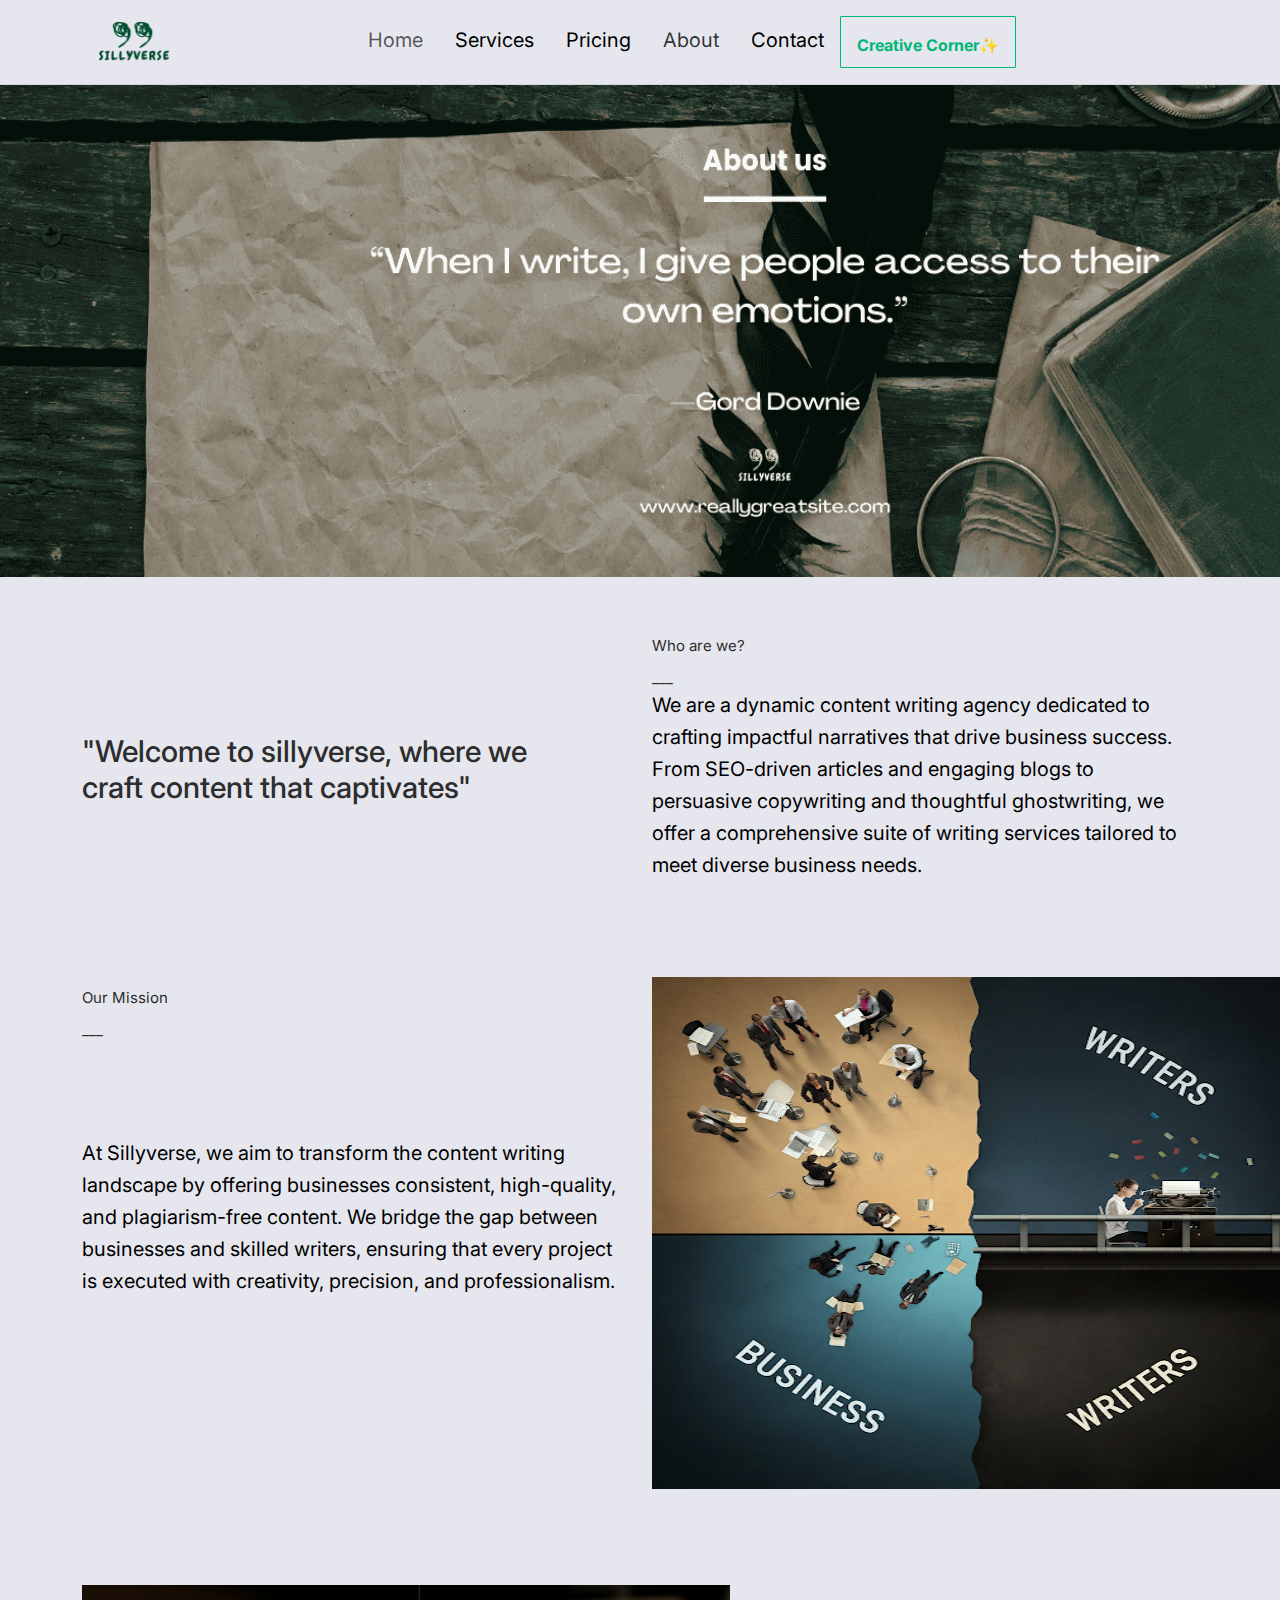
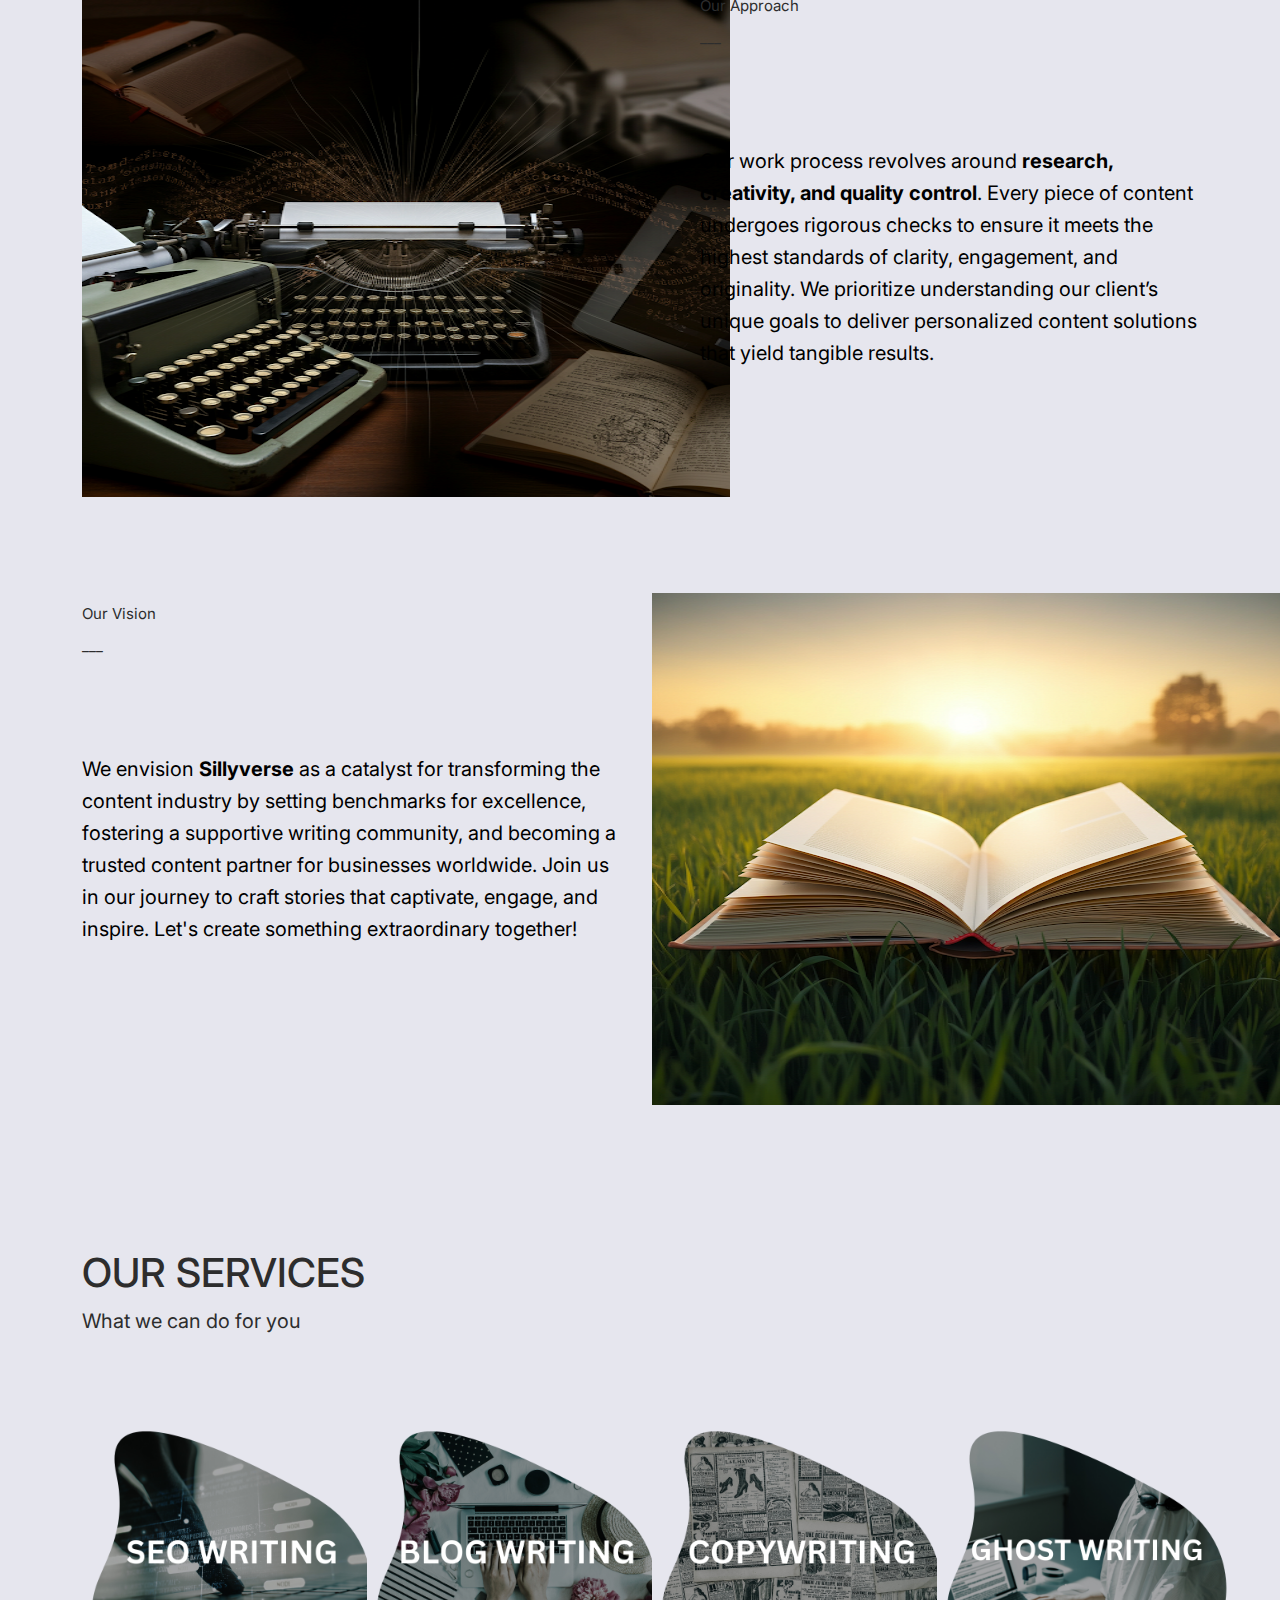
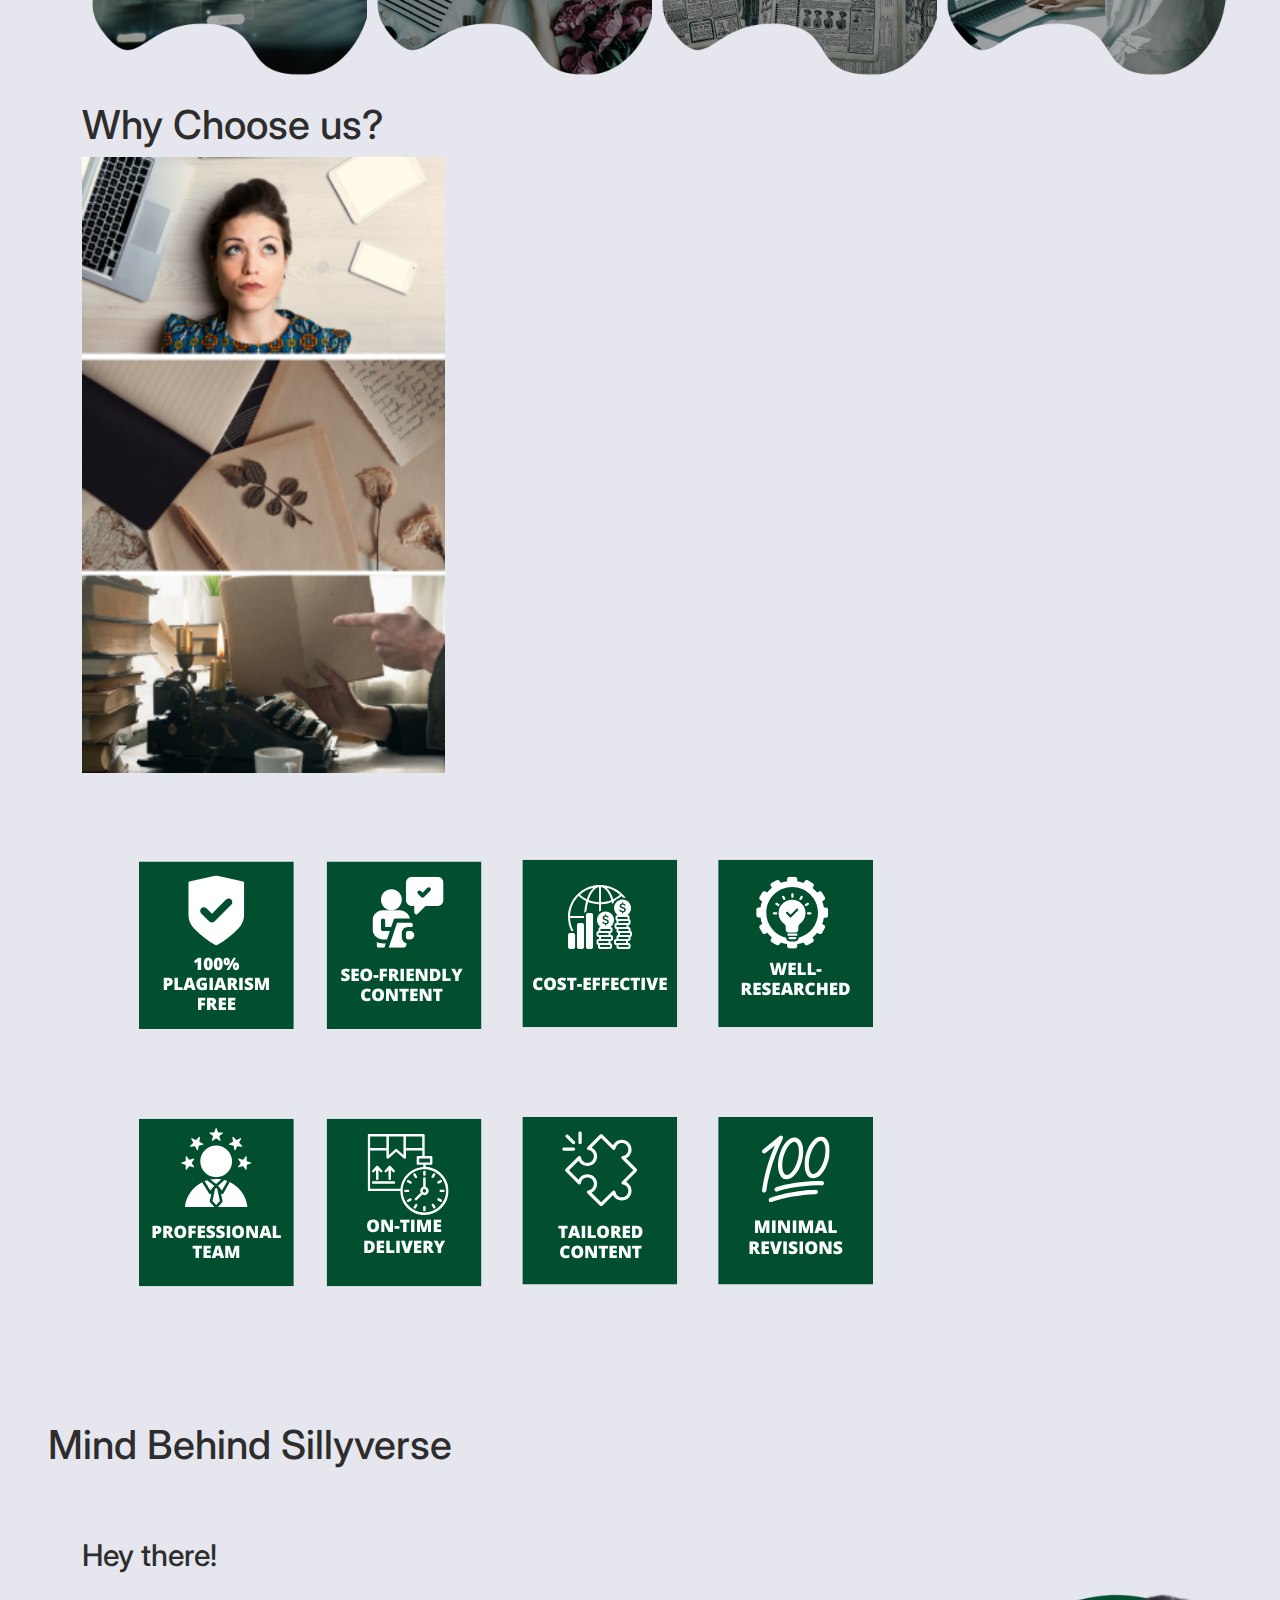
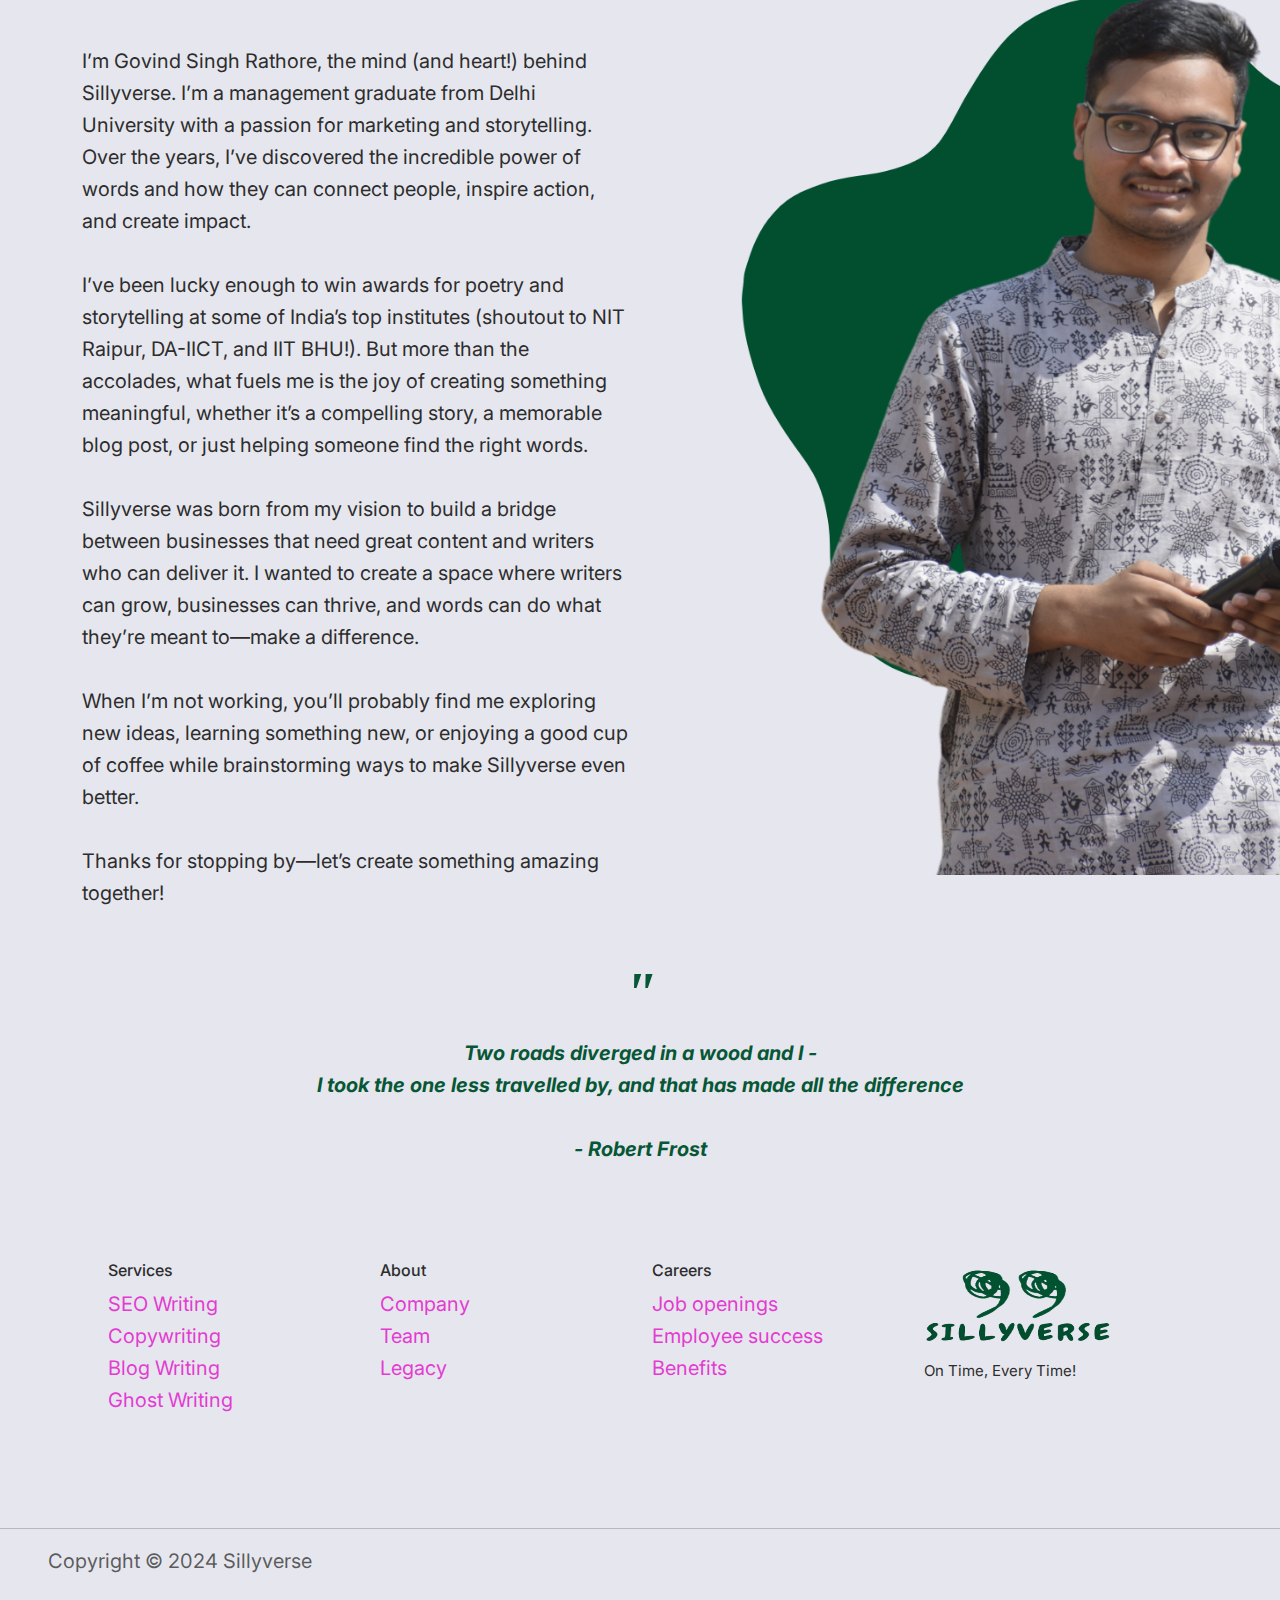
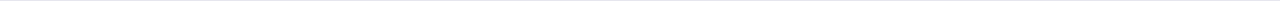
<file: about.html>
<!DOCTYPE html>
<html data-bs-theme="light" lang="en">

<head>
    <meta charset="utf-8">
    <meta name="viewport" content="width=device-width, initial-scale=1.0, shrink-to-fit=no">
    <title>Contacts - Brand</title>
    <link rel="canonical" href="https://sillyverse.me/about.html">
    <meta property="og:url" content="https://sillyverse.me/about.html">
    <meta name="description" content="Sillyverse is a content writing service provider">
    <link rel="stylesheet" href="assets/bootstrap/css/bootstrap.min.css">
    <link rel="stylesheet" href="https://fonts.googleapis.com/css?family=Inter:300italic,400italic,600italic,700italic,800italic,400,300,600,700,800&amp;display=swap">
    <link rel="stylesheet" href="assets/css/bs-theme-overrides.css">
    <link rel="stylesheet" href="assets/css/Features-Large-Icons-icons.css">
    <link rel="stylesheet" href="assets/css/Hero-Clean-Reverse-images.css">
    <link rel="stylesheet" href="assets/css/Pricing-Centered-badges.css">
</head>

<body style="font-size: 20px;">
    <nav class="navbar navbar-expand-md sticky-top navbar-shrink py-3" id="mainNav" style="background: rgb(230,230,238);">
        <div class="container"><a class="navbar-brand d-flex align-items-center" href="/"></a><img src="assets/img/SILLYVERSE__4_-removebg-preview.png" width="72" height="41"><button data-bs-toggle="collapse" class="navbar-toggler" data-bs-target="#navcol-1"><span class="visually-hidden">Toggle navigation</span><span class="navbar-toggler-icon"></span></button>
            <div class="collapse navbar-collapse" id="navcol-1" style="background: #e6e6ee;">
                <ul class="navbar-nav mx-auto">
                    <li class="nav-item"><a class="nav-link" href="index.html">Home</a></li>
                    <li class="nav-item"><a class="nav-link active" href="services.html"><span style="font-weight: normal !important;">Services</span></a></li>
                    <li class="nav-item"></li>
                    <li class="nav-item"><a class="nav-link active" href="pricing.html"><span style="font-weight: normal !important;">Pricing</span></a></li>
                    <li class="nav-item"></li>
                    <li class="nav-item"><a class="nav-link active" href="about.html"><span style="font-weight: normal !important; color: var(--bs-nav-link-hover-color);">About</span></a></li>
                    <li class="nav-item"><a class="nav-link active" href="contacts.html"><span style="font-weight: normal !important;">Contact</span></a></li>
                    <li class="nav-item"><a class="nav-link active pt-3 mb-0 mt-0" href="Creative%20Corner/creative.html" style="color: rgb(0,183,121);font-size: initial;border-width: 1px;border-style: solid;border-radius: 1px;box-shadow: inset 0px 0px rgb(7,42,31);"><span style="color: rgb(0, 183, 121);">Creative Corner✨</span></a></li>
                    <li class="nav-item"></li>
                </ul><a href="#"></a><span class="navbar-text"></span>
            </div>
        </div>
    </nav>
    <footer class="bg-primary-gradient ps-4"></footer><img src="assets/img/About%20us.png" class="me-0" width="1530" height="492">
    <div class="container">
        <div class="row mt-5">
            <div class="col-md-6">
                <h1 class="me-0" style="font-size: 30px;width: 470px;"><br><br><br>"Welcome to sillyverse, where we craft content that captivates"<br><br></h1>
            </div>
            <div class="col-md-6"><sub>Who are we?<br>___</sub>
                <p><span style="color: rgb(0, 0, 0); background-color: transparent;">We are a dynamic content writing agency dedicated to crafting impactful narratives that drive business success. From SEO-driven articles and engaging blogs to persuasive copywriting and thoughtful ghostwriting, we offer a comprehensive suite of writing services tailored to meet diverse business needs.</span><br><br></p>
            </div>
        </div>
        <div class="row mt-5">
            <div class="col-md-6"><sub>Our Mission<br>___</sub>
                <p class="mt-5 pt-5"><span style="color: rgb(0, 0, 0); background-color: transparent;">At Sillyverse, we aim to transform the content writing landscape by offering businesses consistent, high-quality, and plagiarism-free content. We bridge the gap between businesses and skilled writers, ensuring that every project is executed with creativity, precision, and professionalism.</span></p>
            </div>
            <div class="col-md-6"><img src="assets/img/unnamed%20(3).png" width="648" height="512" style="width: 455;"></div>
        </div>
        <div class="row mt-5">
            <div class="col-md-6"><img src="assets/img/mission.png" width="648" height="512" class="mt-5"></div>
            <div class="col-md-6 mt-5"><sub class="ms-5 ps-0">Our Approach<br>&nbsp; &nbsp; &nbsp; &nbsp; &nbsp; &nbsp; ___</sub>
                <p class="ms-5 mt-5 pt-5"><span style="color: rgb(0, 0, 0); background-color: transparent;">Our work process revolves around </span><strong><span style="color: rgb(0, 0, 0); background-color: transparent;">research, creativity, and quality control</span></strong><span style="color: rgb(0, 0, 0); background-color: transparent;">. Every piece of content undergoes rigorous checks to ensure it meets the highest standards of clarity, engagement, and originality. We prioritize understanding our client’s unique goals to deliver personalized content solutions that yield tangible results.</span></p>
            </div>
        </div>
    </div>
    <div class="container py-4 py-lg-5 mt-0 pt-4">
        <div class="col">
            <div class="row mt-5">
                <div class="col-md-6 mb-4"><sub>Our Vision<br>___</sub>
                    <p class="mt-5 pt-5"><span style="color: rgb(0, 0, 0); background-color: transparent;">We envision </span><strong><span style="color: rgb(0, 0, 0); background-color: transparent;">Sillyverse</span></strong><span style="color: rgb(0, 0, 0); background-color: transparent;"> as a catalyst for transforming the content industry by setting benchmarks for excellence, fostering a supportive writing community, and becoming a trusted content partner for businesses worldwide. Join us in our journey to craft stories that captivate, engage, and inspire. Let's create something extraordinary together!</span></p>
                </div>
                <div class="col-md-6"><img src="assets/img/vision.png" width="648" height="512" class="mb-5"></div>
            </div>
        </div>
    </div>
    <div class="container py-4 py-xl-5">
        <h1>OUR SERVICES</h1>
        <p>What we can do for you</p>
    </div>
    <div class="container">
        <div class="row">
            <div class="col-md-3 offset-lg-0"><img src="assets/img/SW.png" style="width: 300PX;height: 300PX;"></div>
            <div class="col-md-3"><img src="assets/img/BW.png" style="width: 300PX;height: 300PX;"></div>
            <div class="col-md-3"><img src="assets/img/CW.png" style="width: 300PX;height: 300PX;"></div>
            <div class="col-md-3"><img width="100" height="80" src="assets/img/GW.png" style="width: 300PX;height: 300PX;"></div>
        </div>
    </div>
    <div class="container">
        <h1>Why Choose us?</h1>
        <div class="row">
            <div class="col-md-6" style="width: 400px;"><img src="assets/img/Why%20choose%20us.png" width="363" height="616"></div>
            <div class="col-md-6" style="width: 920px;"><img src="assets/img/TRUSTED%20CONTENT.png" class="ps-0 ms-4"></div>
        </div>
    </div>
    <h1 class="ms-5"><br>Mind Behind Sillyverse</h1>
    <div class="container">
        <div class="row">
            <div class="col-md-6">
                <h1 style="font-size: 30px;" class="mt-4"><br>Hey there!</h1>
                <p class="mt-4 pt-3"><br>I’m Govind Singh Rathore, the mind (and heart!) behind Sillyverse. I’m a management graduate from Delhi University with a passion for marketing and storytelling. Over the years, I’ve discovered the incredible power of words and how they can connect people, inspire action, and create impact.<br><br>I’ve been lucky enough to win awards for poetry and storytelling at some of India’s top institutes (shoutout to NIT Raipur, DA-IICT, and IIT BHU!). But more than the accolades, what fuels me is the joy of creating something meaningful, whether it’s a compelling story, a memorable blog post, or just helping someone find the right words.<br><br>Sillyverse was born from my vision to build a bridge between businesses that need great content and writers who can deliver it. I wanted to create a space where writers can grow, businesses can thrive, and words can do what they’re meant to—make a difference.<br><br>When I’m not working, you’ll probably find me exploring new ideas, learning something new, or enjoying a good cup of coffee while brainstorming ways to make Sillyverse even better.<br><br>Thanks for stopping by—let’s create something amazing together!<br><br></p>
            </div>
            <div class="col-md-6"><img src="assets/img/founder.png" class="mt-5 pt-5" style="width: 950px;height: 950px;"></div>
        </div>
        <h1 style="text-align: center;font-size: 60px;font-family: s;"><strong><em><span style="color: rgb(7, 87, 54);">"</span></em></strong></h1>
        <p style="text-align: center;"><strong><em><span style="color: rgb(7, 87, 54); background-color: rgb(230, 230, 238);">Two roads diverged in a wood and I -</span></em></strong><br><strong><em><span style="color: rgb(7, 87, 54); background-color: rgb(230, 230, 238);">I took the one less travelled by, and that has made all the difference</span></em></strong><br><br><strong><em><span style="color: rgb(7, 87, 54); background-color: rgb(230, 230, 238);">- Robert Frost</span></em></strong></p>
    </div>
    <div class="row justify-content-center ms-5 ps-5 me-5 pe-5 pb-5 mb-5 mt-5 pt-5">
        <div class="col-sm-4 col-md-3 text-center text-lg-start d-flex flex-column item">
            <h3 class="fs-6">Services</h3>
            <ul class="list-unstyled">
                <li><a class="link-secondary" href="#">SEO Writing</a></li>
                <li><a class="link-secondary" href="#">Copywriting</a></li>
                <li><a class="link-secondary" href="#">Blog Writing</a></li>
                <li><span style="color: rgb(227, 60, 211);">Ghost Writing</span></li>
            </ul>
        </div>
        <div class="col-sm-4 col-md-3 text-center text-lg-start d-flex flex-column item">
            <h3 class="fs-6">About</h3>
            <ul class="list-unstyled">
                <li><a class="link-secondary" href="#">Company</a></li>
                <li><a class="link-secondary" href="#">Team</a></li>
                <li><a class="link-secondary" href="#">Legacy</a></li>
            </ul>
        </div>
        <div class="col-sm-4 col-md-3 text-center text-lg-start d-flex flex-column item">
            <h3 class="fs-6">Careers</h3>
            <ul class="list-unstyled">
                <li><a class="link-secondary" href="#">Job openings</a></li>
                <li><a class="link-secondary" href="#">Employee success</a></li>
                <li><a class="link-secondary" href="#">Benefits</a></li>
            </ul>
        </div>
        <div class="col-lg-3 text-center text-lg-start d-flex flex-column align-items-center order-first align-items-lg-start order-lg-last item social">
            <div class="fw-bold d-flex align-items-center mb-2"></div><img src="assets/img/SILLYVERSE__4_-removebg-preview.png" width="188" height="75"><sub class="mb-4 mt-4">On Time, Every Time!</sub>
        </div>
    </div>
    <hr>
    <p class="text-muted mt-0 ms-5 mb-4">Copyright © 2024 Sillyverse</p>
    <script src="assets/bootstrap/js/bootstrap.min.js"></script>
    <script src="assets/js/bs-init.js"></script>
    <script src="assets/js/bold-and-bright.js"></script>
</body>

</html>
</file>
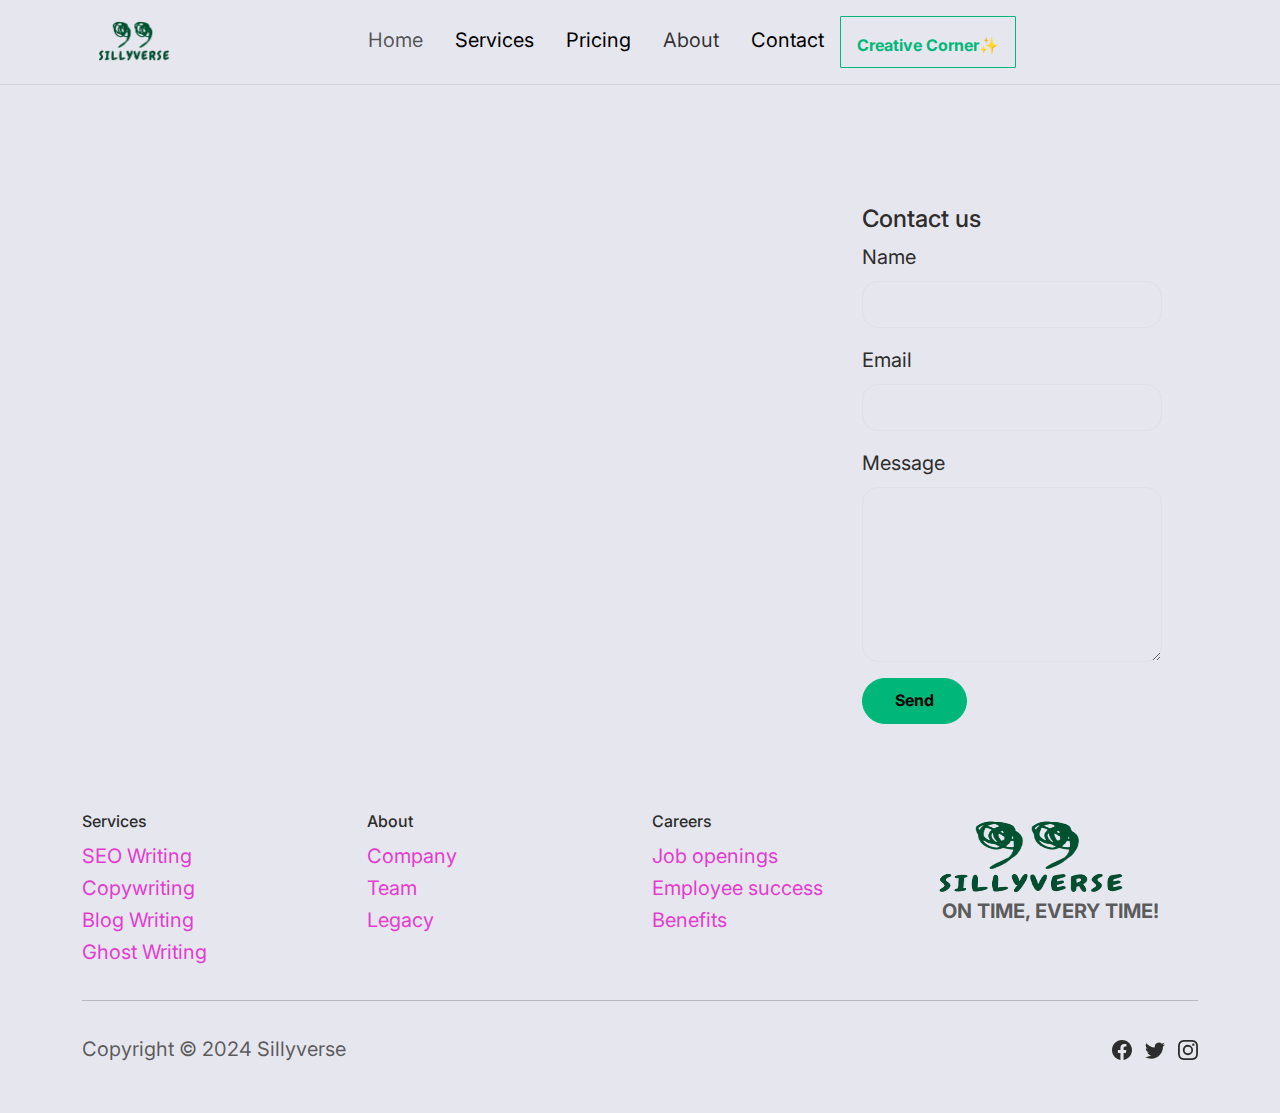
<file: contacts.html>
<!DOCTYPE html>
<html data-bs-theme="light" lang="en">

<head>
    <meta charset="utf-8">
    <meta name="viewport" content="width=device-width, initial-scale=1.0, shrink-to-fit=no">
    <title>Contacts - Brand</title>
    <link rel="canonical" href="https://sillyverse.me/contacts.html">
    <meta property="og:url" content="https://sillyverse.me/contacts.html">
    <meta name="description" content="Sillyverse is a content writing service provider">
    <link rel="stylesheet" href="assets/bootstrap/css/bootstrap.min.css">
    <link rel="stylesheet" href="https://fonts.googleapis.com/css?family=Inter:300italic,400italic,600italic,700italic,800italic,400,300,600,700,800&amp;display=swap">
    <link rel="stylesheet" href="assets/css/bs-theme-overrides.css">
    <link rel="stylesheet" href="assets/css/Features-Large-Icons-icons.css">
    <link rel="stylesheet" href="assets/css/Hero-Clean-Reverse-images.css">
    <link rel="stylesheet" href="assets/css/Pricing-Centered-badges.css">
</head>

<body style="font-size: 20px;">
    <nav class="navbar navbar-expand-md sticky-top navbar-shrink py-3" id="mainNav" style="background: rgb(230,230,238);">
        <div class="container"><a class="navbar-brand d-flex align-items-center" href="/"></a><img src="assets/img/SILLYVERSE__4_-removebg-preview.png" width="72" height="41"><button data-bs-toggle="collapse" class="navbar-toggler" data-bs-target="#navcol-1"><span class="visually-hidden">Toggle navigation</span><span class="navbar-toggler-icon"></span></button>
            <div class="collapse navbar-collapse" id="navcol-1" style="background: #e6e6ee;">
                <ul class="navbar-nav mx-auto">
                    <li class="nav-item"><a class="nav-link" href="index.html">Home</a></li>
                    <li class="nav-item"><a class="nav-link active" href="services.html"><span style="font-weight: normal !important;">Services</span></a></li>
                    <li class="nav-item"></li>
                    <li class="nav-item"><a class="nav-link active" href="pricing.html"><span style="font-weight: normal !important;">Pricing</span></a></li>
                    <li class="nav-item"></li>
                    <li class="nav-item"><a class="nav-link active" href="about.html"><span style="font-weight: normal !important; color: var(--bs-nav-link-hover-color);">About</span></a></li>
                    <li class="nav-item"><a class="nav-link active" href="contacts.html"><span style="font-weight: normal !important;">Contact</span></a></li>
                    <li class="nav-item"><a class="nav-link active pt-3 mb-0 mt-0" href="Creative%20Corner/creative.html" style="color: rgb(0,183,121);font-size: initial;border-width: 1px;border-style: solid;border-radius: 1px;box-shadow: inset 0px 0px rgb(7,42,31);"><span style="color: rgb(0, 183, 121);">Creative Corner✨</span></a></li>
                    <li class="nav-item"></li>
                </ul><a href="#"></a><span class="navbar-text"></span>
            </div>
        </div>
    </nav>
    <footer class="bg-primary-gradient ps-4"></footer>
    <div class="container py-4 py-lg-5">
        <section class="position-relative py-4 py-xl-5">
            <div class="container position-relative">
                <div class="row">
                    <div class="col"><iframe allowfullscreen="" frameborder="0" src="https://cdn.bootstrapstudio.io/placeholders/map.html" width="100%" height="100%"></iframe></div>
                    <div class="col-md-6 col-xl-4">
                        <div>
                            <form class="p-3 p-xl-4" method="post">
                                <h4>Contact us</h4>
                                <div class="mb-3"><label class="form-label" for="name">Name</label><input class="form-control" type="text" id="name" name="name"></div>
                                <div class="mb-3"><label class="form-label" for="email">Email</label><input class="form-control" type="email" id="email" name="email"></div>
                                <div class="mb-3"><label class="form-label" for="message">Message</label><textarea class="form-control" id="message" name="message" rows="6"></textarea></div>
                                <div class="mb-3"><button class="btn btn-primary" type="submit">Send </button></div>
                            </form>
                        </div>
                    </div>
                </div>
            </div>
        </section>
        <div class="row justify-content-center">
            <div class="col-sm-4 col-md-3 text-center text-lg-start d-flex flex-column item">
                <h3 class="fs-6">Services</h3>
                <ul class="list-unstyled">
                    <li><a class="link-secondary" href="#">SEO Writing</a></li>
                    <li><a class="link-secondary" href="#">Copywriting</a></li>
                    <li><a class="link-secondary" href="#">Blog Writing</a></li>
                    <li><span style="color: rgb(227, 60, 211);">Ghost Writing</span></li>
                </ul>
            </div>
            <div class="col-sm-4 col-md-3 text-center text-lg-start d-flex flex-column item">
                <h3 class="fs-6">About</h3>
                <ul class="list-unstyled">
                    <li><a class="link-secondary" href="#">Company</a></li>
                    <li><a class="link-secondary" href="#">Team</a></li>
                    <li><a class="link-secondary" href="#">Legacy</a></li>
                </ul>
            </div>
            <div class="col-sm-4 col-md-3 text-center text-lg-start d-flex flex-column item">
                <h3 class="fs-6">Careers</h3>
                <ul class="list-unstyled">
                    <li><a class="link-secondary" href="#">Job openings</a></li>
                    <li><a class="link-secondary" href="#">Employee success</a></li>
                    <li><a class="link-secondary" href="#">Benefits</a></li>
                </ul>
            </div>
            <div class="col-lg-3 text-center text-lg-start d-flex flex-column align-items-center order-first align-items-lg-start order-lg-last item social">
                <div class="fw-bold d-flex align-items-center mb-2"></div><img src="assets/img/SILLYVERSE__4_-removebg-preview.png" width="188" height="75">
                <p class="text-muted copyright"><strong>&nbsp;ON TIME, EVERY TIME!</strong></p>
            </div>
        </div>
        <hr>
        <div class="d-flex justify-content-between align-items-center pt-3">
            <p class="text-muted mb-0">Copyright © 2024 Sillyverse</p>
            <ul class="list-inline mb-0">
                <li class="list-inline-item"><svg xmlns="http://www.w3.org/2000/svg" width="1em" height="1em" fill="currentColor" viewBox="0 0 16 16" class="bi bi-facebook">
                        <path d="M16 8.049c0-4.446-3.582-8.05-8-8.05C3.58 0-.002 3.603-.002 8.05c0 4.017 2.926 7.347 6.75 7.951v-5.625h-2.03V8.05H6.75V6.275c0-2.017 1.195-3.131 3.022-3.131.876 0 1.791.157 1.791.157v1.98h-1.009c-.993 0-1.303.621-1.303 1.258v1.51h2.218l-.354 2.326H9.25V16c3.824-.604 6.75-3.934 6.75-7.951"></path>
                    </svg></li>
                <li class="list-inline-item"><svg xmlns="http://www.w3.org/2000/svg" width="1em" height="1em" fill="currentColor" viewBox="0 0 16 16" class="bi bi-twitter">
                        <path d="M5.026 15c6.038 0 9.341-5.003 9.341-9.334 0-.14 0-.282-.006-.422A6.685 6.685 0 0 0 16 3.542a6.658 6.658 0 0 1-1.889.518 3.301 3.301 0 0 0 1.447-1.817 6.533 6.533 0 0 1-2.087.793A3.286 3.286 0 0 0 7.875 6.03a9.325 9.325 0 0 1-6.767-3.429 3.289 3.289 0 0 0 1.018 4.382A3.323 3.323 0 0 1 .64 6.575v.045a3.288 3.288 0 0 0 2.632 3.218 3.203 3.203 0 0 1-.865.115 3.23 3.23 0 0 1-.614-.057 3.283 3.283 0 0 0 3.067 2.277A6.588 6.588 0 0 1 .78 13.58a6.32 6.32 0 0 1-.78-.045A9.344 9.344 0 0 0 5.026 15"></path>
                    </svg></li>
                <li class="list-inline-item"><svg xmlns="http://www.w3.org/2000/svg" width="1em" height="1em" fill="currentColor" viewBox="0 0 16 16" class="bi bi-instagram">
                        <path d="M8 0C5.829 0 5.556.01 4.703.048 3.85.088 3.269.222 2.76.42a3.917 3.917 0 0 0-1.417.923A3.927 3.927 0 0 0 .42 2.76C.222 3.268.087 3.85.048 4.7.01 5.555 0 5.827 0 8.001c0 2.172.01 2.444.048 3.297.04.852.174 1.433.372 1.942.205.526.478.972.923 1.417.444.445.89.719 1.416.923.51.198 1.09.333 1.942.372C5.555 15.99 5.827 16 8 16s2.444-.01 3.298-.048c.851-.04 1.434-.174 1.943-.372a3.916 3.916 0 0 0 1.416-.923c.445-.445.718-.891.923-1.417.197-.509.332-1.09.372-1.942C15.99 10.445 16 10.173 16 8s-.01-2.445-.048-3.299c-.04-.851-.175-1.433-.372-1.941a3.926 3.926 0 0 0-.923-1.417A3.911 3.911 0 0 0 13.24.42c-.51-.198-1.092-.333-1.943-.372C10.443.01 10.172 0 7.998 0h.003zm-.717 1.442h.718c2.136 0 2.389.007 3.232.046.78.035 1.204.166 1.486.275.373.145.64.319.92.599.28.28.453.546.598.92.11.281.24.705.275 1.485.039.843.047 1.096.047 3.231s-.008 2.389-.047 3.232c-.035.78-.166 1.203-.275 1.485a2.47 2.47 0 0 1-.599.919c-.28.28-.546.453-.92.598-.28.11-.704.24-1.485.276-.843.038-1.096.047-3.232.047s-2.39-.009-3.233-.047c-.78-.036-1.203-.166-1.485-.276a2.478 2.478 0 0 1-.92-.598 2.48 2.48 0 0 1-.6-.92c-.109-.281-.24-.705-.275-1.485-.038-.843-.046-1.096-.046-3.233 0-2.136.008-2.388.046-3.231.036-.78.166-1.204.276-1.486.145-.373.319-.64.599-.92.28-.28.546-.453.92-.598.282-.11.705-.24 1.485-.276.738-.034 1.024-.044 2.515-.045v.002zm4.988 1.328a.96.96 0 1 0 0 1.92.96.96 0 0 0 0-1.92zm-4.27 1.122a4.109 4.109 0 1 0 0 8.217 4.109 4.109 0 0 0 0-8.217zm0 1.441a2.667 2.667 0 1 1 0 5.334 2.667 2.667 0 0 1 0-5.334"></path>
                    </svg></li>
            </ul>
        </div>
    </div>
    <script src="assets/bootstrap/js/bootstrap.min.js"></script>
    <script src="assets/js/bs-init.js"></script>
    <script src="assets/js/bold-and-bright.js"></script>
</body>

</html>
</file>
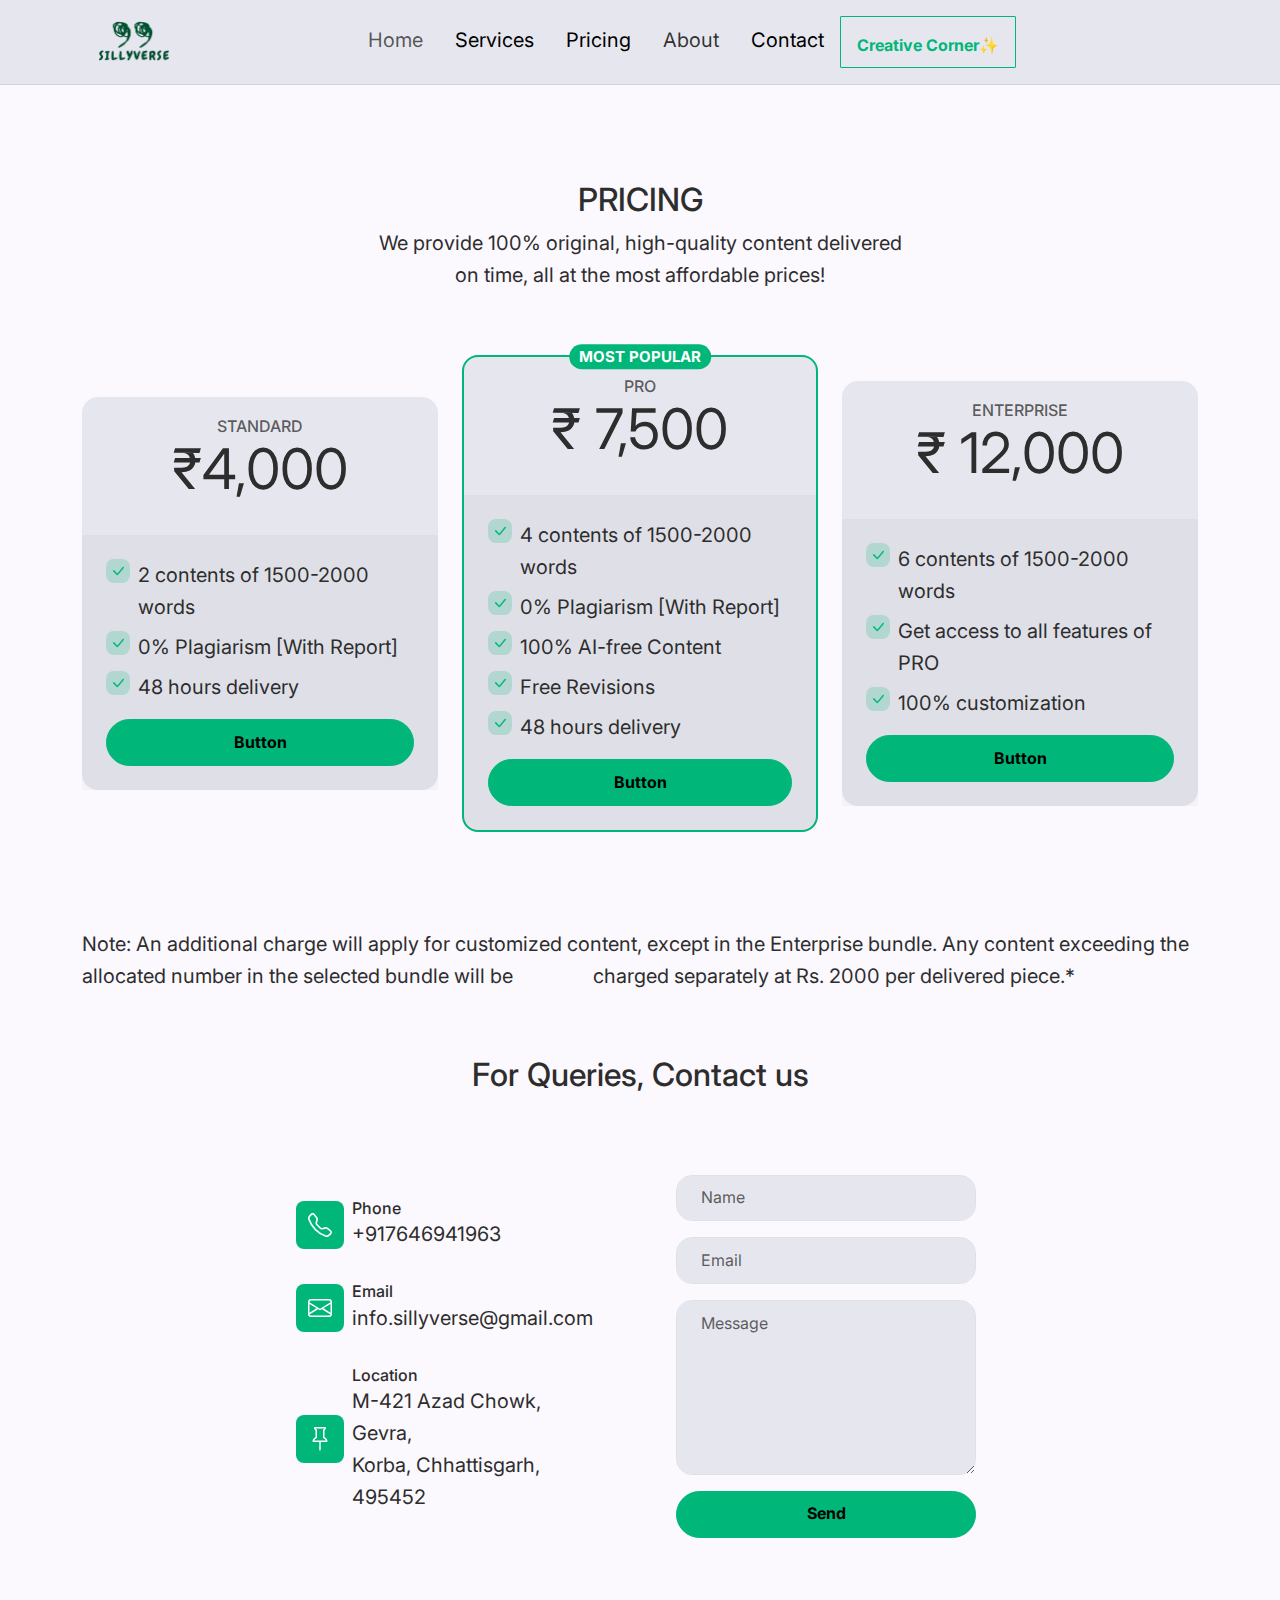
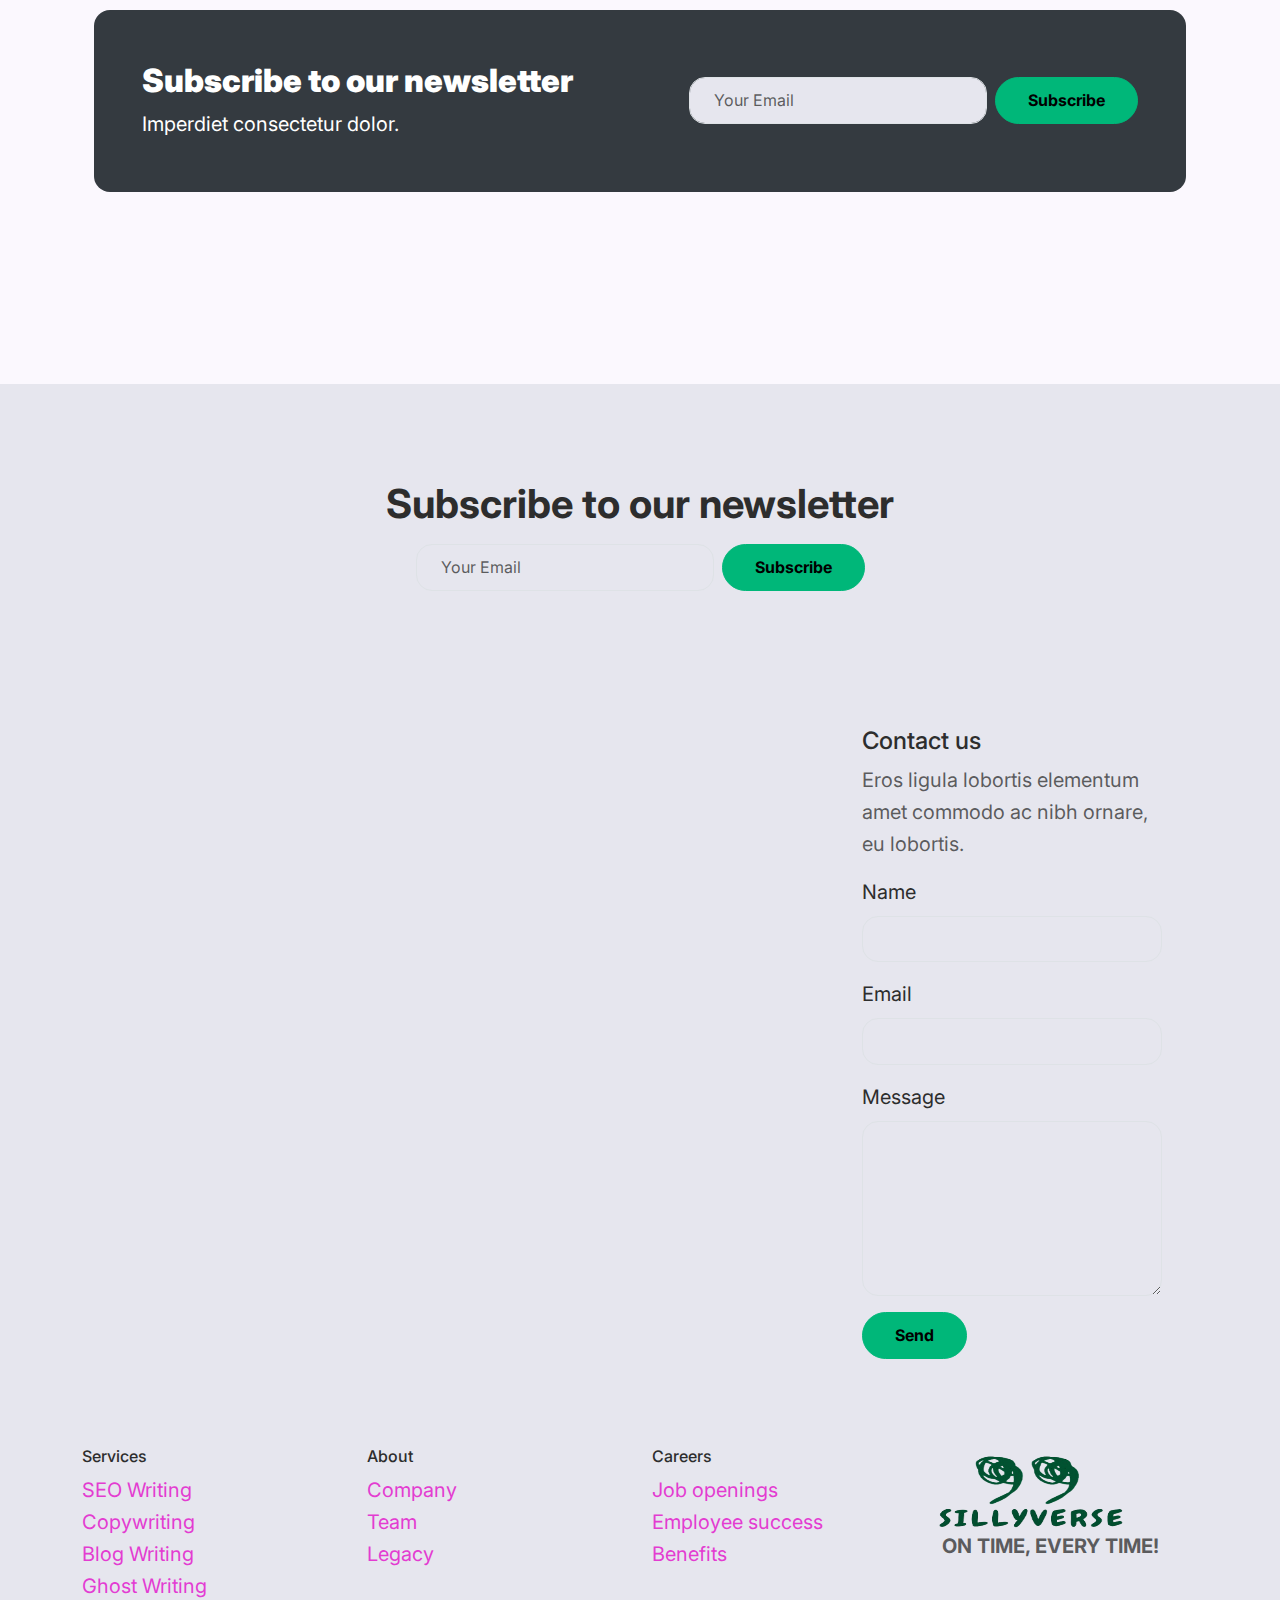
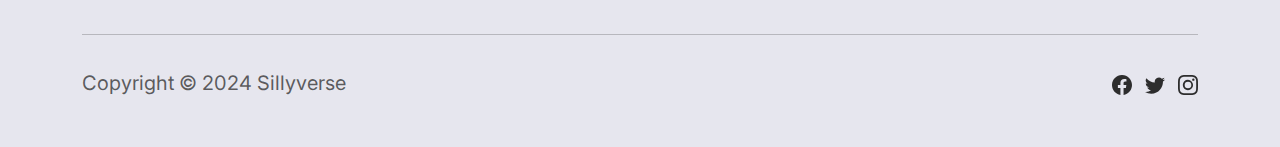
<file: pricing.html>
<!DOCTYPE html>
<html data-bs-theme="light" lang="en">

<head>
    <meta charset="utf-8">
    <meta name="viewport" content="width=device-width, initial-scale=1.0, shrink-to-fit=no">
    <title>Pricing - Brand</title>
    <link rel="canonical" href="https://sillyverse.me/pricing.html">
    <meta property="og:url" content="https://sillyverse.me/pricing.html">
    <meta name="description" content="Sillyverse is a content writing service provider">
    <link rel="stylesheet" href="assets/bootstrap/css/bootstrap.min.css">
    <link rel="stylesheet" href="https://fonts.googleapis.com/css?family=Inter:300italic,400italic,600italic,700italic,800italic,400,300,600,700,800&amp;display=swap">
    <link rel="stylesheet" href="assets/css/bs-theme-overrides.css">
    <link rel="stylesheet" href="assets/css/Features-Large-Icons-icons.css">
    <link rel="stylesheet" href="assets/css/Hero-Clean-Reverse-images.css">
    <link rel="stylesheet" href="assets/css/Pricing-Centered-badges.css">
</head>

<body style="font-size: 20px;">
    <nav class="navbar navbar-expand-md sticky-top navbar-shrink py-3" id="mainNav" style="background: rgb(230,230,238);">
        <div class="container"><a class="navbar-brand d-flex align-items-center" href="/"></a><img src="assets/img/SILLYVERSE__4_-removebg-preview.png" width="72" height="41"><button data-bs-toggle="collapse" class="navbar-toggler" data-bs-target="#navcol-1"><span class="visually-hidden">Toggle navigation</span><span class="navbar-toggler-icon"></span></button>
            <div class="collapse navbar-collapse" id="navcol-1" style="background: #e6e6ee;">
                <ul class="navbar-nav mx-auto">
                    <li class="nav-item"><a class="nav-link" href="index.html">Home</a></li>
                    <li class="nav-item"><a class="nav-link active" href="services.html"><span style="font-weight: normal !important;">Services</span></a></li>
                    <li class="nav-item"></li>
                    <li class="nav-item"><a class="nav-link active" href="pricing.html"><span style="font-weight: normal !important;">Pricing</span></a></li>
                    <li class="nav-item"></li>
                    <li class="nav-item"><a class="nav-link active" href="about.html"><span style="font-weight: normal !important; color: var(--bs-nav-link-hover-color);">About</span></a></li>
                    <li class="nav-item"><a class="nav-link active" href="contacts.html"><span style="font-weight: normal !important;">Contact</span></a></li>
                    <li class="nav-item"><a class="nav-link active pt-3 mb-0 mt-0" href="Creative%20Corner/creative.html" style="color: rgb(0,183,121);font-size: initial;border-width: 1px;border-style: solid;border-radius: 1px;box-shadow: inset 0px 0px rgb(7,42,31);"><span style="color: rgb(0, 183, 121);">Creative Corner✨</span></a></li>
                    <li class="nav-item"></li>
                </ul><a href="#"></a><span class="navbar-text"></span>
            </div>
        </div>
    </nav>
    <section class="py-5" style="background: #fbf8fe;">
        <div class="container py-4 py-xl-5">
            <div class="row mb-5">
                <div class="col-md-8 col-xl-6 text-center mx-auto">
                    <h2>PRICING</h2>
                    <p class="w-lg-50">We provide 100% original, high-quality content delivered on time, all at the most affordable prices!</p>
                </div>
            </div>
            <div class="row gy-4 gy-xl-0 row-cols-1 row-cols-md-2 row-cols-xl-3 d-xl-flex align-items-xl-center gutter-y">
                <div class="col">
                    <div class="card">
                        <div class="card-body text-center p-4">
                            <h6 class="text-uppercase text-muted card-subtitle">standard</h6>
                            <h4 class="display-4 fw-bold card-title"><span style="font-weight: normal !important;">₹4,000</span></h4>
                        </div>
                        <div class="card-footer p-4">
                            <div>
                                <ul class="list-unstyled">
                                    <li class="d-flex mb-2"><span class="bs-icon-xs bs-icon-rounded bs-icon-primary-light bs-icon me-2"><svg xmlns="http://www.w3.org/2000/svg" width="1em" height="1em" fill="currentColor" viewBox="0 0 16 16" class="bi bi-check-lg">
                                                <path d="M12.736 3.97a.733.733 0 0 1 1.047 0c.286.289.29.756.01 1.05L7.88 12.01a.733.733 0 0 1-1.065.02L3.217 8.384a.757.757 0 0 1 0-1.06.733.733 0 0 1 1.047 0l3.052 3.093 5.4-6.425a.247.247 0 0 1 .02-.022"></path>
                                            </svg></span><span>2 contents of 1500-2000 words</span></li>
                                    <li class="d-flex mb-2"><span class="bs-icon-xs bs-icon-rounded bs-icon-primary-light bs-icon me-2"><svg xmlns="http://www.w3.org/2000/svg" width="1em" height="1em" fill="currentColor" viewBox="0 0 16 16" class="bi bi-check-lg">
                                                <path d="M12.736 3.97a.733.733 0 0 1 1.047 0c.286.289.29.756.01 1.05L7.88 12.01a.733.733 0 0 1-1.065.02L3.217 8.384a.757.757 0 0 1 0-1.06.733.733 0 0 1 1.047 0l3.052 3.093 5.4-6.425a.247.247 0 0 1 .02-.022"></path>
                                            </svg></span><span>0% Plagiarism [With Report]</span></li>
                                    <li class="d-flex mb-2"><span class="bs-icon-xs bs-icon-rounded bs-icon-primary-light bs-icon me-2"><svg xmlns="http://www.w3.org/2000/svg" width="1em" height="1em" fill="currentColor" viewBox="0 0 16 16" class="bi bi-check-lg">
                                                <path d="M12.736 3.97a.733.733 0 0 1 1.047 0c.286.289.29.756.01 1.05L7.88 12.01a.733.733 0 0 1-1.065.02L3.217 8.384a.757.757 0 0 1 0-1.06.733.733 0 0 1 1.047 0l3.052 3.093 5.4-6.425a.247.247 0 0 1 .02-.022"></path>
                                            </svg></span><span>48 hours delivery</span></li>
                                </ul>
                            </div><a class="btn btn-primary d-block w-100" role="button" href="#">Button</a>
                        </div>
                    </div>
                </div>
                <div class="col">
                    <div class="card border-primary border-2">
                        <div class="card-body text-center p-4"><span class="badge rounded-pill bg-primary position-absolute top-0 start-50 translate-middle text-uppercase">Most Popular</span>
                            <h6 class="text-uppercase text-muted card-subtitle">Pro</h6>
                            <h4 class="display-4 fw-bold card-title"><span style="font-weight: normal !important;">₹ 7,500</span></h4>
                        </div>
                        <div class="card-footer p-4">
                            <div>
                                <ul class="list-unstyled">
                                    <li class="d-flex mb-2"><span class="bs-icon-xs bs-icon-rounded bs-icon-primary-light bs-icon me-2"><svg xmlns="http://www.w3.org/2000/svg" width="1em" height="1em" fill="currentColor" viewBox="0 0 16 16" class="bi bi-check-lg">
                                                <path d="M12.736 3.97a.733.733 0 0 1 1.047 0c.286.289.29.756.01 1.05L7.88 12.01a.733.733 0 0 1-1.065.02L3.217 8.384a.757.757 0 0 1 0-1.06.733.733 0 0 1 1.047 0l3.052 3.093 5.4-6.425a.247.247 0 0 1 .02-.022"></path>
                                            </svg></span><span>4 contents of 1500-2000 words</span></li>
                                    <li class="d-flex mb-2"><span class="bs-icon-xs bs-icon-rounded bs-icon-primary-light bs-icon me-2"><svg xmlns="http://www.w3.org/2000/svg" width="1em" height="1em" fill="currentColor" viewBox="0 0 16 16" class="bi bi-check-lg">
                                                <path d="M12.736 3.97a.733.733 0 0 1 1.047 0c.286.289.29.756.01 1.05L7.88 12.01a.733.733 0 0 1-1.065.02L3.217 8.384a.757.757 0 0 1 0-1.06.733.733 0 0 1 1.047 0l3.052 3.093 5.4-6.425a.247.247 0 0 1 .02-.022"></path>
                                            </svg></span><span>0% Plagiarism [With Report]</span></li>
                                    <li class="d-flex mb-2"><span class="bs-icon-xs bs-icon-rounded bs-icon-primary-light bs-icon me-2"><svg xmlns="http://www.w3.org/2000/svg" width="1em" height="1em" fill="currentColor" viewBox="0 0 16 16" class="bi bi-check-lg">
                                                <path d="M12.736 3.97a.733.733 0 0 1 1.047 0c.286.289.29.756.01 1.05L7.88 12.01a.733.733 0 0 1-1.065.02L3.217 8.384a.757.757 0 0 1 0-1.06.733.733 0 0 1 1.047 0l3.052 3.093 5.4-6.425a.247.247 0 0 1 .02-.022"></path>
                                            </svg></span><span>100% AI-free Content</span></li>
                                    <li class="d-flex mb-2"><span class="bs-icon-xs bs-icon-rounded bs-icon-primary-light bs-icon me-2"><svg xmlns="http://www.w3.org/2000/svg" width="1em" height="1em" fill="currentColor" viewBox="0 0 16 16" class="bi bi-check-lg">
                                                <path d="M12.736 3.97a.733.733 0 0 1 1.047 0c.286.289.29.756.01 1.05L7.88 12.01a.733.733 0 0 1-1.065.02L3.217 8.384a.757.757 0 0 1 0-1.06.733.733 0 0 1 1.047 0l3.052 3.093 5.4-6.425a.247.247 0 0 1 .02-.022"></path>
                                            </svg></span><span>Free Revisions</span></li>
                                    <li class="d-flex mb-2"><span class="bs-icon-xs bs-icon-rounded bs-icon-primary-light bs-icon me-2"><svg xmlns="http://www.w3.org/2000/svg" width="1em" height="1em" fill="currentColor" viewBox="0 0 16 16" class="bi bi-check-lg">
                                                <path d="M12.736 3.97a.733.733 0 0 1 1.047 0c.286.289.29.756.01 1.05L7.88 12.01a.733.733 0 0 1-1.065.02L3.217 8.384a.757.757 0 0 1 0-1.06.733.733 0 0 1 1.047 0l3.052 3.093 5.4-6.425a.247.247 0 0 1 .02-.022"></path>
                                            </svg></span><span>48 hours delivery</span></li>
                                </ul>
                            </div><a class="btn btn-primary d-block w-100" role="button" href="#">Button</a>
                        </div>
                    </div>
                </div>
                <div class="col">
                    <div class="card">
                        <div class="card-body text-center p-4">
                            <h6 class="text-uppercase text-muted card-subtitle">Enterprise</h6>
                            <h4 class="display-4 fw-bold card-title"><span style="font-weight: normal !important;">₹ 12,000</span></h4>
                        </div>
                        <div class="card-footer p-4">
                            <div>
                                <ul class="list-unstyled">
                                    <li class="d-flex mb-2"><span class="bs-icon-xs bs-icon-rounded bs-icon-primary-light bs-icon me-2"><svg xmlns="http://www.w3.org/2000/svg" width="1em" height="1em" fill="currentColor" viewBox="0 0 16 16" class="bi bi-check-lg">
                                                <path d="M12.736 3.97a.733.733 0 0 1 1.047 0c.286.289.29.756.01 1.05L7.88 12.01a.733.733 0 0 1-1.065.02L3.217 8.384a.757.757 0 0 1 0-1.06.733.733 0 0 1 1.047 0l3.052 3.093 5.4-6.425a.247.247 0 0 1 .02-.022"></path>
                                            </svg></span><span>6 contents of 1500-2000 words</span></li>
                                    <li class="d-flex mb-2"><span class="bs-icon-xs bs-icon-rounded bs-icon-primary-light bs-icon me-2"><svg xmlns="http://www.w3.org/2000/svg" width="1em" height="1em" fill="currentColor" viewBox="0 0 16 16" class="bi bi-check-lg">
                                                <path d="M12.736 3.97a.733.733 0 0 1 1.047 0c.286.289.29.756.01 1.05L7.88 12.01a.733.733 0 0 1-1.065.02L3.217 8.384a.757.757 0 0 1 0-1.06.733.733 0 0 1 1.047 0l3.052 3.093 5.4-6.425a.247.247 0 0 1 .02-.022"></path>
                                            </svg></span><span>Get access to all features of PRO</span></li>
                                    <li class="d-flex mb-2"><span class="bs-icon-xs bs-icon-rounded bs-icon-primary-light bs-icon me-2"><svg xmlns="http://www.w3.org/2000/svg" width="1em" height="1em" fill="currentColor" viewBox="0 0 16 16" class="bi bi-check-lg">
                                                <path d="M12.736 3.97a.733.733 0 0 1 1.047 0c.286.289.29.756.01 1.05L7.88 12.01a.733.733 0 0 1-1.065.02L3.217 8.384a.757.757 0 0 1 0-1.06.733.733 0 0 1 1.047 0l3.052 3.093 5.4-6.425a.247.247 0 0 1 .02-.022"></path>
                                            </svg></span><span>100% customization</span></li>
                                </ul>
                            </div><a class="btn btn-primary d-block w-100" role="button" href="#">Button</a>
                        </div>
                    </div>
                </div>
            </div>
        </div>
        <div class="container py-5">
            <p>Note: An additional charge will apply for customized content, except in the Enterprise bundle. Any content exceeding the allocated number in the selected bundle will be&nbsp; &nbsp; &nbsp; &nbsp; &nbsp; &nbsp; &nbsp; &nbsp; charged separately at Rs. 2000 per delivered piece.*</p>
            <section class="position-relative py-4 py-xl-5">
                <div class="container position-relative">
                    <div class="row mb-5">
                        <div class="col-md-8 col-xl-6 text-center mx-auto">
                            <h2>For Queries, Contact us</h2>
                        </div>
                    </div>
                    <div class="row d-flex justify-content-center">
                        <div class="col-md-6 col-lg-4 col-xl-4">
                            <div class="d-flex flex-column justify-content-center align-items-start h-100">
                                <div class="d-flex align-items-center p-3">
                                    <div class="bs-icon-md bs-icon-rounded bs-icon-primary d-flex flex-shrink-0 justify-content-center align-items-center d-inline-block bs-icon"><svg xmlns="http://www.w3.org/2000/svg" width="1em" height="1em" fill="currentColor" viewBox="0 0 16 16" class="bi bi-telephone">
                                            <path d="M3.654 1.328a.678.678 0 0 0-1.015-.063L1.605 2.3c-.483.484-.661 1.169-.45 1.77a17.568 17.568 0 0 0 4.168 6.608 17.569 17.569 0 0 0 6.608 4.168c.601.211 1.286.033 1.77-.45l1.034-1.034a.678.678 0 0 0-.063-1.015l-2.307-1.794a.678.678 0 0 0-.58-.122l-2.19.547a1.745 1.745 0 0 1-1.657-.459L5.482 8.062a1.745 1.745 0 0 1-.46-1.657l.548-2.19a.678.678 0 0 0-.122-.58L3.654 1.328zM1.884.511a1.745 1.745 0 0 1 2.612.163L6.29 2.98c.329.423.445.974.315 1.494l-.547 2.19a.678.678 0 0 0 .178.643l2.457 2.457a.678.678 0 0 0 .644.178l2.189-.547a1.745 1.745 0 0 1 1.494.315l2.306 1.794c.829.645.905 1.87.163 2.611l-1.034 1.034c-.74.74-1.846 1.065-2.877.702a18.634 18.634 0 0 1-7.01-4.42 18.634 18.634 0 0 1-4.42-7.009c-.362-1.03-.037-2.137.703-2.877L1.885.511z"></path>
                                        </svg></div>
                                    <div class="px-2">
                                        <h6 class="mb-0">Phone</h6>
                                        <p class="mb-0">+917646941963</p>
                                    </div>
                                </div>
                                <div class="d-flex align-items-center p-3">
                                    <div class="bs-icon-md bs-icon-rounded bs-icon-primary d-flex flex-shrink-0 justify-content-center align-items-center d-inline-block bs-icon"><svg xmlns="http://www.w3.org/2000/svg" width="1em" height="1em" fill="currentColor" viewBox="0 0 16 16" class="bi bi-envelope">
                                            <path d="M0 4a2 2 0 0 1 2-2h12a2 2 0 0 1 2 2v8a2 2 0 0 1-2 2H2a2 2 0 0 1-2-2zm2-1a1 1 0 0 0-1 1v.217l7 4.2 7-4.2V4a1 1 0 0 0-1-1zm13 2.383-4.708 2.825L15 11.105zm-.034 6.876-5.64-3.471L8 9.583l-1.326-.795-5.64 3.47A1 1 0 0 0 2 13h12a1 1 0 0 0 .966-.741M1 11.105l4.708-2.897L1 5.383z"></path>
                                        </svg></div>
                                    <div class="px-2">
                                        <h6 class="mb-0">Email</h6>
                                        <p class="mb-0">info.sillyverse@gmail.com</p>
                                    </div>
                                </div>
                                <div class="d-flex align-items-center p-3">
                                    <div class="bs-icon-md bs-icon-rounded bs-icon-primary d-flex flex-shrink-0 justify-content-center align-items-center d-inline-block bs-icon"><svg xmlns="http://www.w3.org/2000/svg" width="1em" height="1em" fill="currentColor" viewBox="0 0 16 16" class="bi bi-pin">
                                            <path d="M4.146.146A.5.5 0 0 1 4.5 0h7a.5.5 0 0 1 .5.5c0 .68-.342 1.174-.646 1.479-.126.125-.25.224-.354.298v4.431l.078.048c.203.127.476.314.751.555C12.36 7.775 13 8.527 13 9.5a.5.5 0 0 1-.5.5h-4v4.5c0 .276-.224 1.5-.5 1.5s-.5-1.224-.5-1.5V10h-4a.5.5 0 0 1-.5-.5c0-.973.64-1.725 1.17-2.189A5.921 5.921 0 0 1 5 6.708V2.277a2.77 2.77 0 0 1-.354-.298C4.342 1.674 4 1.179 4 .5a.5.5 0 0 1 .146-.354zm1.58 1.408-.002-.001.002.001m-.002-.001.002.001A.5.5 0 0 1 6 2v5a.5.5 0 0 1-.276.447h-.002l-.012.007-.054.03a4.922 4.922 0 0 0-.827.58c-.318.278-.585.596-.725.936h7.792c-.14-.34-.407-.658-.725-.936a4.915 4.915 0 0 0-.881-.61l-.012-.006h-.002A.5.5 0 0 1 10 7V2a.5.5 0 0 1 .295-.458 1.775 1.775 0 0 0 .351-.271c.08-.08.155-.17.214-.271H5.14c.06.1.133.191.214.271a1.78 1.78 0 0 0 .37.282"></path>
                                        </svg></div>
                                    <div class="px-2">
                                        <h6 class="mb-0">Location</h6>
                                        <p class="mb-0">M-421 Azad Chowk, Gevra, <br>Korba, Chhattisgarh, 495452</p>
                                    </div>
                                </div>
                            </div>
                        </div>
                        <div class="col-md-6 col-lg-5 col-xl-4">
                            <div>
                                <form class="p-3 p-xl-4" method="post">
                                    <div class="mb-3"><input class="form-control" type="text" id="name-1" name="name" placeholder="Name"></div>
                                    <div class="mb-3"><input class="form-control" type="email" id="email-1" name="email" placeholder="Email"></div>
                                    <div class="mb-3"><textarea class="form-control" id="message-1" name="message" rows="6" placeholder="Message"></textarea></div>
                                    <div><button class="btn btn-primary d-block w-100" type="submit">Send </button></div>
                                </form>
                            </div>
                        </div>
                    </div>
                </div>
                <section class="py-4 py-xl-5">
                    <div class="container">
                        <div class="text-white bg-dark border rounded border-0 border-light d-flex flex-column justify-content-between align-items-center flex-lg-row p-4 p-lg-5">
                            <div class="text-center text-lg-start py-3 py-lg-1">
                                <h2 class="fw-bold mb-2"><strong>Subscribe to our newsletter</strong></h2>
                                <p class="mb-0">Imperdiet consectetur dolor.</p>
                            </div>
                            <form class="d-flex justify-content-center flex-wrap my-2" method="post">
                                <div class="my-2"><input class="form-control" type="email" name="email" placeholder="Your Email"></div>
                                <div class="my-2"><button class="btn btn-primary ms-sm-2" type="submit">Subscribe </button></div>
                            </form>
                        </div>
                    </div>
                </section>
            </section>
        </div>
    </section>
    <footer class="bg-primary-gradient ps-4"></footer>
    <footer class="bg-primary-gradient ps-4"></footer>
    <div class="container py-4 py-lg-5">
        <section class="newsletter-subscribe py-4 py-xl-5">
            <div class="container">
                <div class="row mb-2">
                    <div class="col-md-8 col-xl-6 text-center mx-auto">
                        <h2 class="display-6 fw-bold">Subscribe to our newsletter</h2>
                    </div>
                </div>
                <form class="d-flex justify-content-center flex-wrap" method="post">
                    <div class="mb-3"><input class="form-control" type="email" name="email" placeholder="Your Email"></div>
                    <div class="mb-3"><button class="btn btn-primary ms-2" type="submit">Subscribe </button></div>
                </form>
            </div>
        </section>
        <section class="position-relative py-4 py-xl-5">
            <div class="container position-relative">
                <div class="row">
                    <div class="col"><iframe allowfullscreen="" frameborder="0" src="https://cdn.bootstrapstudio.io/placeholders/map.html" width="100%" height="100%"></iframe></div>
                    <div class="col-md-6 col-xl-4">
                        <div>
                            <form class="p-3 p-xl-4" method="post">
                                <h4>Contact us</h4>
                                <p class="text-muted">Eros ligula lobortis elementum amet commodo ac nibh ornare, eu lobortis.</p>
                                <div class="mb-3"><label class="form-label" for="name">Name</label><input class="form-control" type="text" id="name" name="name"></div>
                                <div class="mb-3"><label class="form-label" for="email">Email</label><input class="form-control" type="email" id="email" name="email"></div>
                                <div class="mb-3"><label class="form-label" for="message">Message</label><textarea class="form-control" id="message" name="message" rows="6"></textarea></div>
                                <div class="mb-3"><button class="btn btn-primary" type="submit">Send </button></div>
                            </form>
                        </div>
                    </div>
                </div>
            </div>
        </section>
        <div class="row justify-content-center">
            <div class="col-sm-4 col-md-3 text-center text-lg-start d-flex flex-column item">
                <h3 class="fs-6">Services</h3>
                <ul class="list-unstyled">
                    <li><a class="link-secondary" href="#">SEO Writing</a></li>
                    <li><a class="link-secondary" href="#">Copywriting</a></li>
                    <li><a class="link-secondary" href="#">Blog Writing</a></li>
                    <li><span style="color: rgb(227, 60, 211);">Ghost Writing</span></li>
                </ul>
            </div>
            <div class="col-sm-4 col-md-3 text-center text-lg-start d-flex flex-column item">
                <h3 class="fs-6">About</h3>
                <ul class="list-unstyled">
                    <li><a class="link-secondary" href="#">Company</a></li>
                    <li><a class="link-secondary" href="#">Team</a></li>
                    <li><a class="link-secondary" href="#">Legacy</a></li>
                </ul>
            </div>
            <div class="col-sm-4 col-md-3 text-center text-lg-start d-flex flex-column item">
                <h3 class="fs-6">Careers</h3>
                <ul class="list-unstyled">
                    <li><a class="link-secondary" href="#">Job openings</a></li>
                    <li><a class="link-secondary" href="#">Employee success</a></li>
                    <li><a class="link-secondary" href="#">Benefits</a></li>
                </ul>
            </div>
            <div class="col-lg-3 text-center text-lg-start d-flex flex-column align-items-center order-first align-items-lg-start order-lg-last item social">
                <div class="fw-bold d-flex align-items-center mb-2"></div><img src="assets/img/SILLYVERSE__4_-removebg-preview.png" width="188" height="75">
                <p class="text-muted copyright"><strong>&nbsp;ON TIME, EVERY TIME!</strong></p>
            </div>
        </div>
        <hr>
        <div class="d-flex justify-content-between align-items-center pt-3">
            <p class="text-muted mb-0">Copyright © 2024 Sillyverse</p>
            <ul class="list-inline mb-0">
                <li class="list-inline-item"><svg xmlns="http://www.w3.org/2000/svg" width="1em" height="1em" fill="currentColor" viewBox="0 0 16 16" class="bi bi-facebook">
                        <path d="M16 8.049c0-4.446-3.582-8.05-8-8.05C3.58 0-.002 3.603-.002 8.05c0 4.017 2.926 7.347 6.75 7.951v-5.625h-2.03V8.05H6.75V6.275c0-2.017 1.195-3.131 3.022-3.131.876 0 1.791.157 1.791.157v1.98h-1.009c-.993 0-1.303.621-1.303 1.258v1.51h2.218l-.354 2.326H9.25V16c3.824-.604 6.75-3.934 6.75-7.951"></path>
                    </svg></li>
                <li class="list-inline-item"><svg xmlns="http://www.w3.org/2000/svg" width="1em" height="1em" fill="currentColor" viewBox="0 0 16 16" class="bi bi-twitter">
                        <path d="M5.026 15c6.038 0 9.341-5.003 9.341-9.334 0-.14 0-.282-.006-.422A6.685 6.685 0 0 0 16 3.542a6.658 6.658 0 0 1-1.889.518 3.301 3.301 0 0 0 1.447-1.817 6.533 6.533 0 0 1-2.087.793A3.286 3.286 0 0 0 7.875 6.03a9.325 9.325 0 0 1-6.767-3.429 3.289 3.289 0 0 0 1.018 4.382A3.323 3.323 0 0 1 .64 6.575v.045a3.288 3.288 0 0 0 2.632 3.218 3.203 3.203 0 0 1-.865.115 3.23 3.23 0 0 1-.614-.057 3.283 3.283 0 0 0 3.067 2.277A6.588 6.588 0 0 1 .78 13.58a6.32 6.32 0 0 1-.78-.045A9.344 9.344 0 0 0 5.026 15"></path>
                    </svg></li>
                <li class="list-inline-item"><svg xmlns="http://www.w3.org/2000/svg" width="1em" height="1em" fill="currentColor" viewBox="0 0 16 16" class="bi bi-instagram">
                        <path d="M8 0C5.829 0 5.556.01 4.703.048 3.85.088 3.269.222 2.76.42a3.917 3.917 0 0 0-1.417.923A3.927 3.927 0 0 0 .42 2.76C.222 3.268.087 3.85.048 4.7.01 5.555 0 5.827 0 8.001c0 2.172.01 2.444.048 3.297.04.852.174 1.433.372 1.942.205.526.478.972.923 1.417.444.445.89.719 1.416.923.51.198 1.09.333 1.942.372C5.555 15.99 5.827 16 8 16s2.444-.01 3.298-.048c.851-.04 1.434-.174 1.943-.372a3.916 3.916 0 0 0 1.416-.923c.445-.445.718-.891.923-1.417.197-.509.332-1.09.372-1.942C15.99 10.445 16 10.173 16 8s-.01-2.445-.048-3.299c-.04-.851-.175-1.433-.372-1.941a3.926 3.926 0 0 0-.923-1.417A3.911 3.911 0 0 0 13.24.42c-.51-.198-1.092-.333-1.943-.372C10.443.01 10.172 0 7.998 0h.003zm-.717 1.442h.718c2.136 0 2.389.007 3.232.046.78.035 1.204.166 1.486.275.373.145.64.319.92.599.28.28.453.546.598.92.11.281.24.705.275 1.485.039.843.047 1.096.047 3.231s-.008 2.389-.047 3.232c-.035.78-.166 1.203-.275 1.485a2.47 2.47 0 0 1-.599.919c-.28.28-.546.453-.92.598-.28.11-.704.24-1.485.276-.843.038-1.096.047-3.232.047s-2.39-.009-3.233-.047c-.78-.036-1.203-.166-1.485-.276a2.478 2.478 0 0 1-.92-.598 2.48 2.48 0 0 1-.6-.92c-.109-.281-.24-.705-.275-1.485-.038-.843-.046-1.096-.046-3.233 0-2.136.008-2.388.046-3.231.036-.78.166-1.204.276-1.486.145-.373.319-.64.599-.92.28-.28.546-.453.92-.598.282-.11.705-.24 1.485-.276.738-.034 1.024-.044 2.515-.045v.002zm4.988 1.328a.96.96 0 1 0 0 1.92.96.96 0 0 0 0-1.92zm-4.27 1.122a4.109 4.109 0 1 0 0 8.217 4.109 4.109 0 0 0 0-8.217zm0 1.441a2.667 2.667 0 1 1 0 5.334 2.667 2.667 0 0 1 0-5.334"></path>
                    </svg></li>
            </ul>
        </div>
    </div>
    <script src="assets/bootstrap/js/bootstrap.min.js"></script>
    <script src="assets/js/bs-init.js"></script>
    <script src="assets/js/bold-and-bright.js"></script>
</body>

</html>
</file>
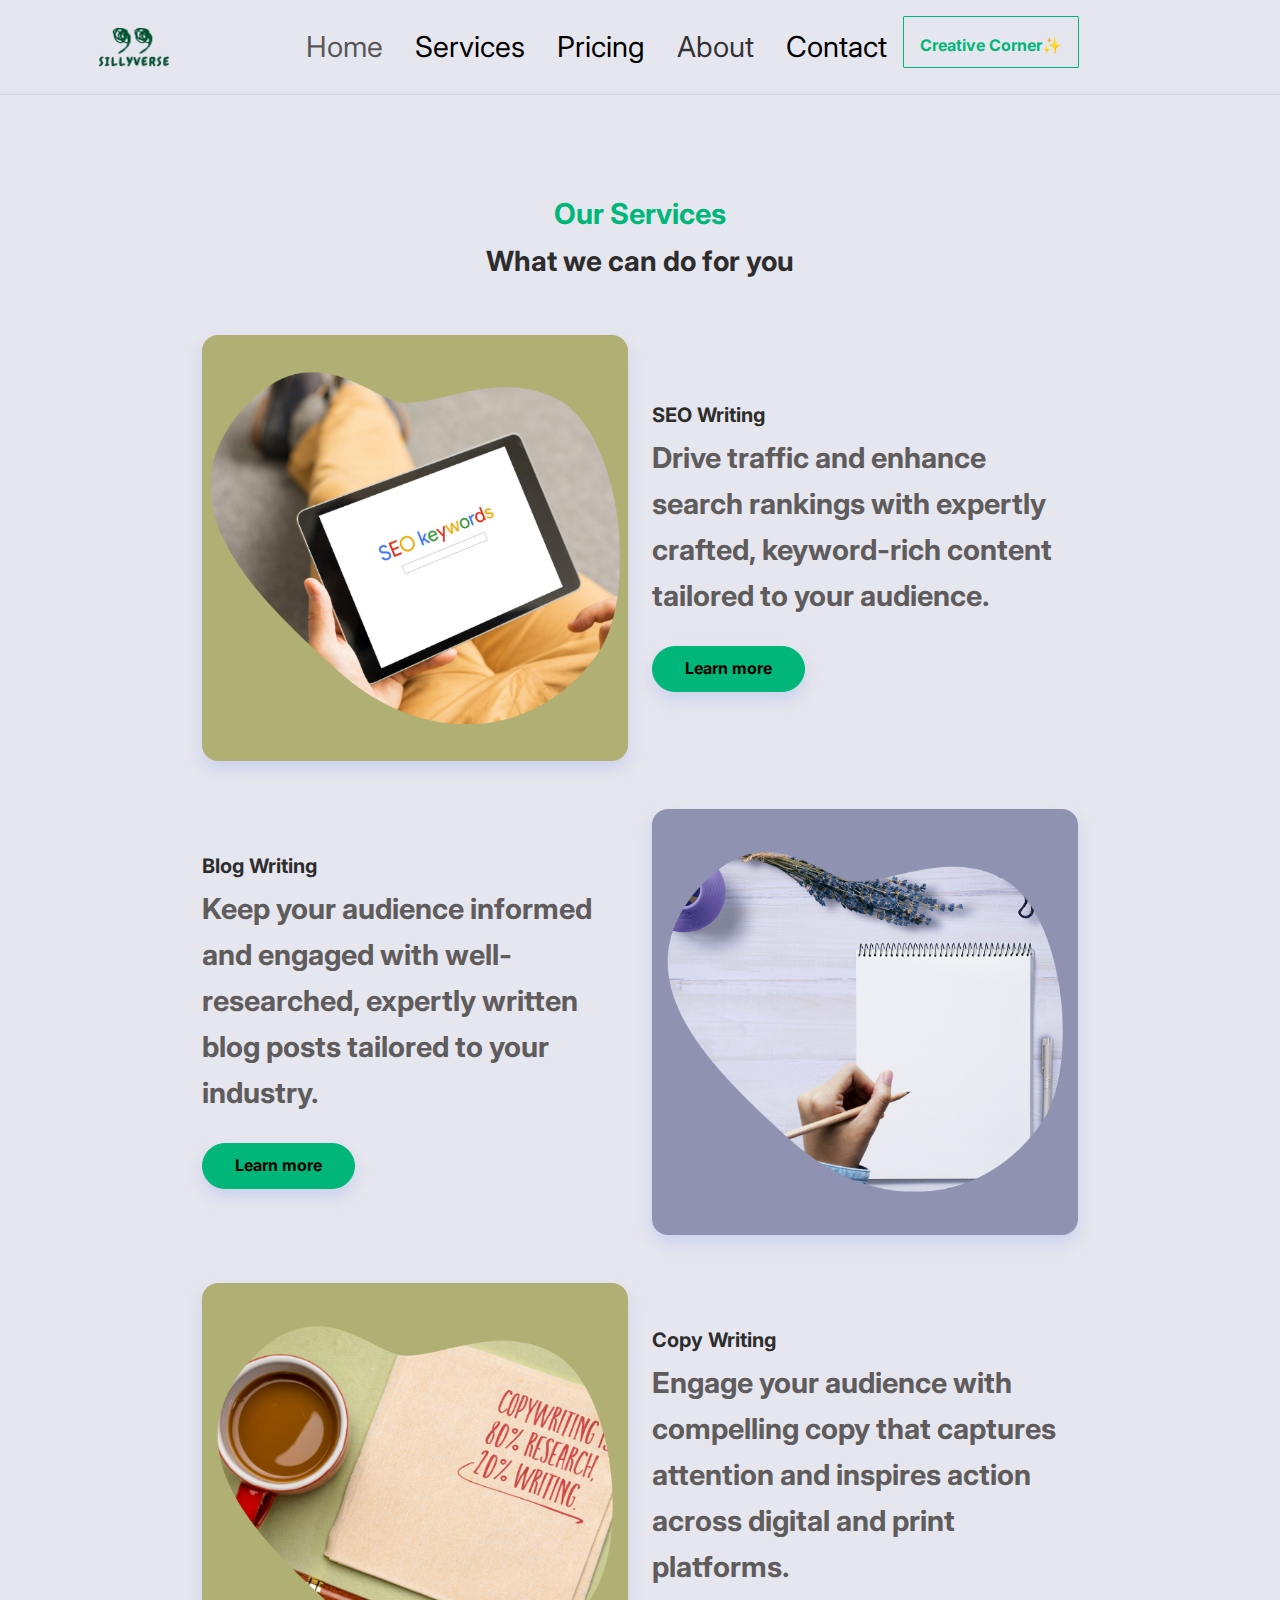
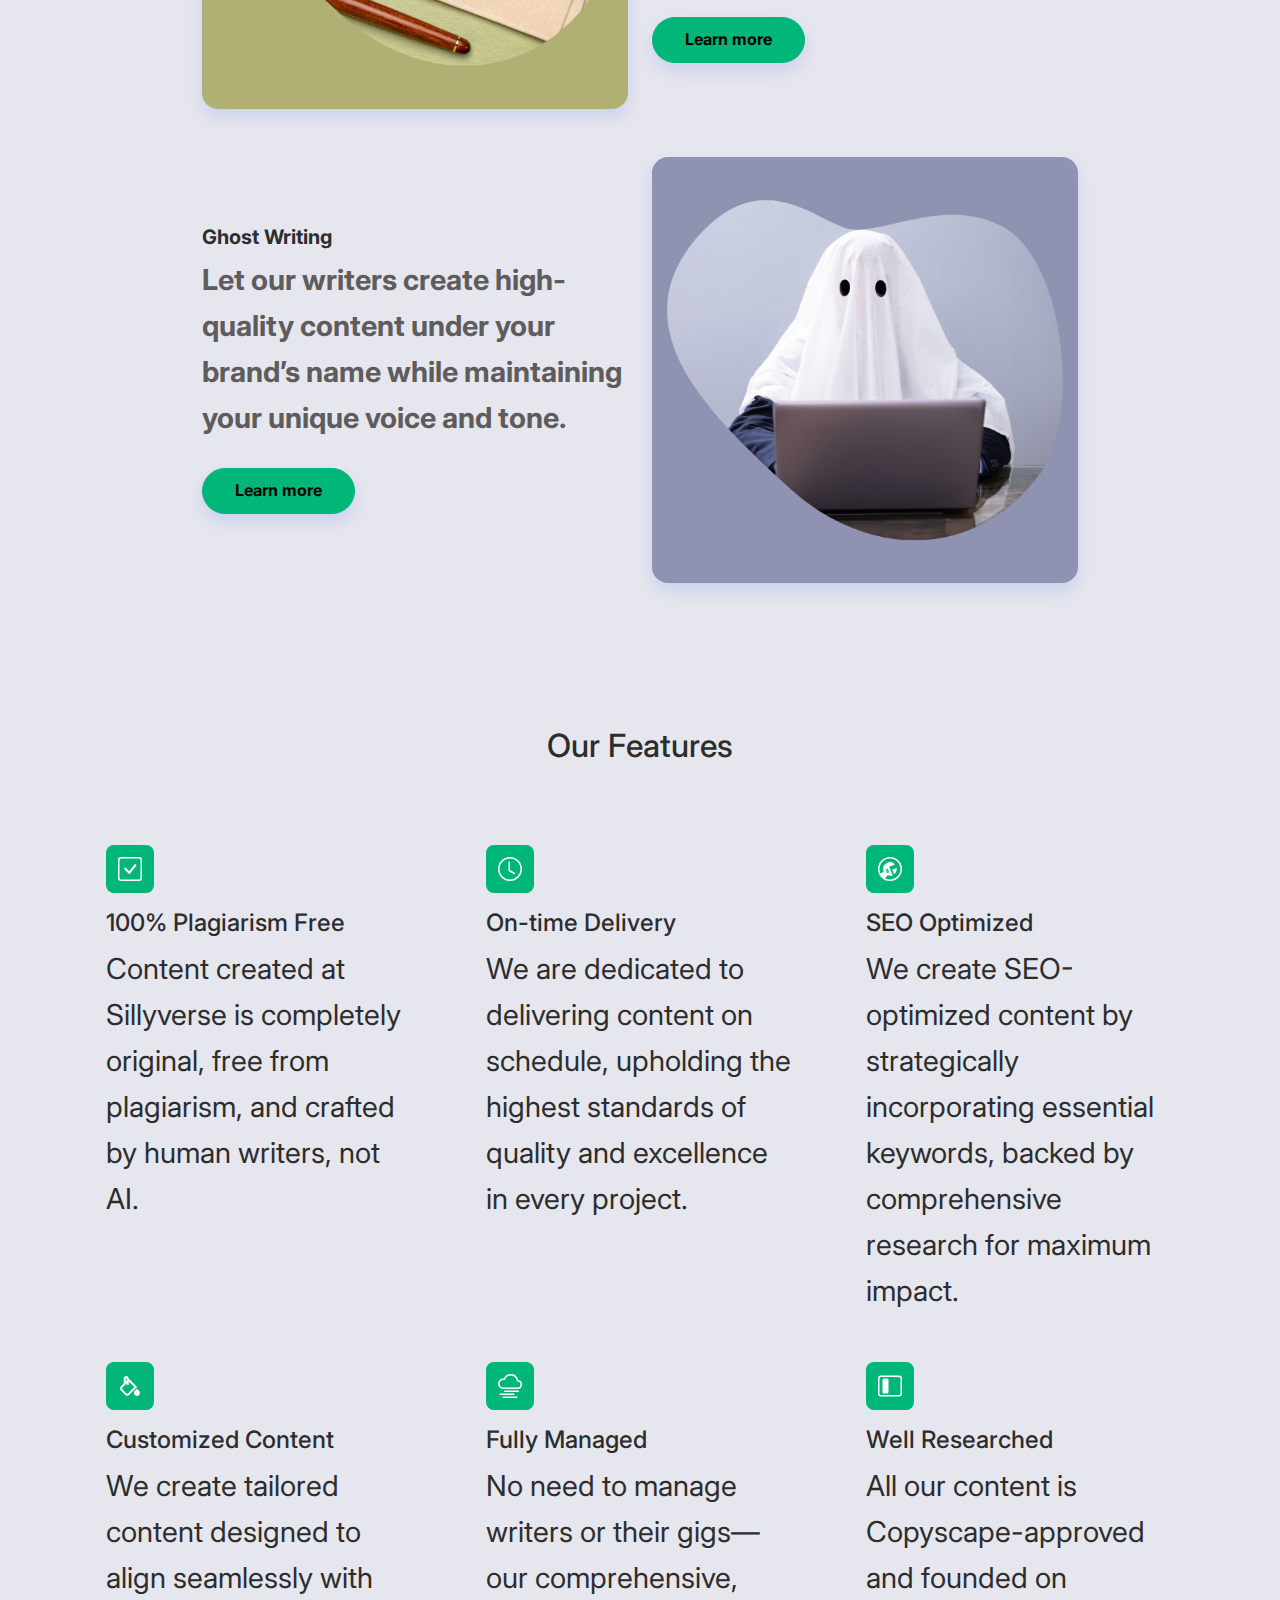
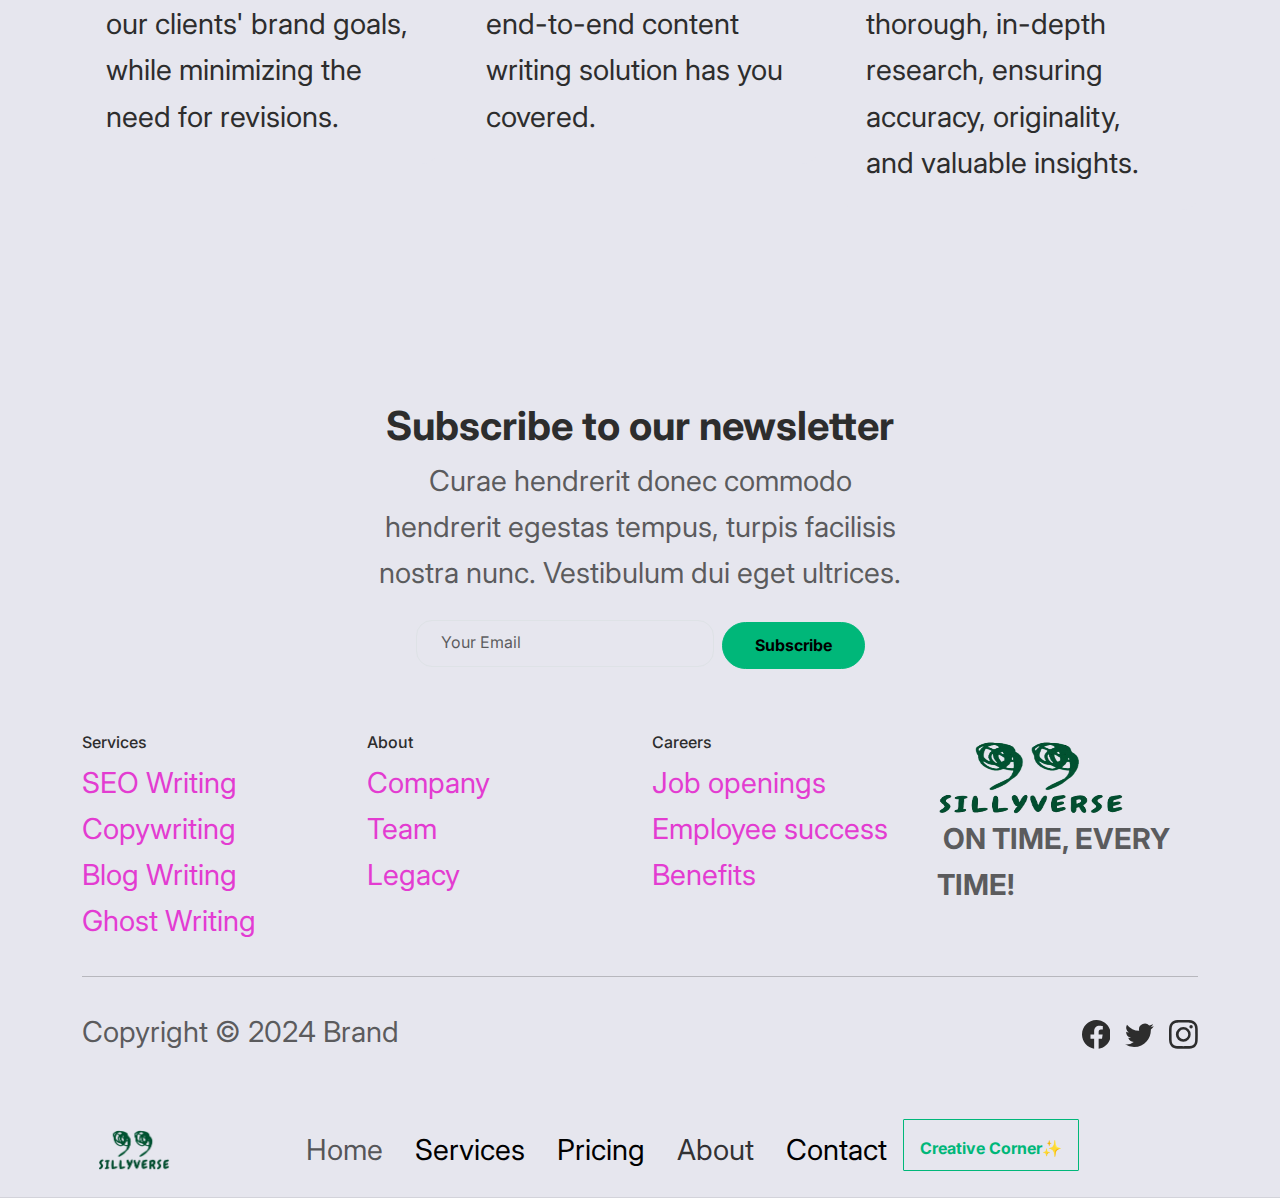
<file: services.html>
<!DOCTYPE html>
<html data-bs-theme="light" lang="en">

<head>
    <meta charset="utf-8">
    <meta name="viewport" content="width=device-width, initial-scale=1.0, shrink-to-fit=no">
    <title>Services - Brand</title>
    <link rel="canonical" href="https://sillyverse.me/services.html">
    <meta property="og:url" content="https://sillyverse.me/services.html">
    <meta name="description" content="Sillyverse is a content writing service provider">
    <link rel="stylesheet" href="assets/bootstrap/css/bootstrap.min.css">
    <link rel="stylesheet" href="https://fonts.googleapis.com/css?family=Inter:300italic,400italic,600italic,700italic,800italic,400,300,600,700,800&amp;display=swap">
    <link rel="stylesheet" href="assets/css/bs-theme-overrides.css">
    <link rel="stylesheet" href="assets/css/Features-Large-Icons-icons.css">
    <link rel="stylesheet" href="assets/css/Hero-Clean-Reverse-images.css">
    <link rel="stylesheet" href="assets/css/Pricing-Centered-badges.css">
</head>

<body>
    <nav class="navbar navbar-expand-md sticky-top navbar-shrink py-3" id="mainNav" style="background: rgb(230,230,238);">
        <div class="container"><a class="navbar-brand d-flex align-items-center" href="/"></a><img src="assets/img/SILLYVERSE__4_-removebg-preview.png" width="72" height="41"><button data-bs-toggle="collapse" class="navbar-toggler" data-bs-target="#navcol-1"><span class="visually-hidden">Toggle navigation</span><span class="navbar-toggler-icon"></span></button>
            <div class="collapse navbar-collapse" id="navcol-1" style="background: #e6e6ee;">
                <ul class="navbar-nav mx-auto">
                    <li class="nav-item"><a class="nav-link" href="index.html">Home</a></li>
                    <li class="nav-item"><a class="nav-link active" href="services.html"><span style="font-weight: normal !important;">Services</span></a></li>
                    <li class="nav-item"></li>
                    <li class="nav-item"><a class="nav-link active" href="pricing.html"><span style="font-weight: normal !important;">Pricing</span></a></li>
                    <li class="nav-item"></li>
                    <li class="nav-item"><a class="nav-link active" href="about.html"><span style="font-weight: normal !important; color: var(--bs-nav-link-hover-color);">About</span></a></li>
                    <li class="nav-item"><a class="nav-link active" href="contacts.html"><span style="font-weight: normal !important;">Contact</span></a></li>
                    <li class="nav-item"><a class="nav-link active pt-3 mb-0 mt-0" href="Creative%20Corner/creative.html" style="color: rgb(0,183,121);font-size: initial;border-width: 1px;border-style: solid;border-radius: 1px;box-shadow: inset 0px 0px rgb(7,42,31);"><span style="color: rgb(0, 183, 121);">Creative Corner✨</span></a></li>
                    <li class="nav-item"></li>
                </ul><a href="#"></a><span class="navbar-text"></span>
            </div>
        </div>
    </nav>
    <section class="py-5">
        <div class="container py-5">
            <div class="row mb-4 mb-lg-5">
                <div class="col-md-8 col-xl-6 text-center mx-auto">
                    <p class="fw-bold text-success mb-2">Our Services</p>
                    <h3 class="fw-bold">What we can do for you</h3>
                </div>
            </div>
            <div class="row row-cols-1 row-cols-md-2 mx-auto" style="max-width: 900px;">
                <div class="col mb-5"><img class="rounded img-fluid shadow" src="assets/img/products/4.png"></div>
                <div class="col d-md-flex align-items-md-end align-items-lg-center mb-5">
                    <div>
                        <h5 class="fw-bold">SEO Writing</h5>
                        <p class="text-muted mb-4" style="color: var(--bs-green);"><strong><span style="color: rgb(94, 92, 92);">Drive traffic and enhance search rankings with expertly crafted, keyword-rich content tailored to your audience.</span></strong></p><button class="btn btn-primary shadow" type="button">Learn more</button>
                    </div>
                </div>
            </div>
            <div class="row row-cols-1 row-cols-md-2 mx-auto" style="max-width: 900px;">
                <div class="col order-md-last mb-5"><img class="rounded img-fluid shadow" src="assets/img/products/1.png"></div>
                <div class="col d-md-flex align-items-md-end align-items-lg-center mb-5">
                    <div>
                        <h5 class="fw-bold">Blog Writing</h5>
                        <p class="text-muted mb-4"><strong><span style="color: rgb(94, 92, 92);">Keep your audience informed and engaged with well-researched, expertly written blog posts tailored to your industry.</span></strong></p><button class="btn btn-primary shadow" type="button">Learn more</button>
                    </div>
                </div>
            </div>
            <div class="row row-cols-1 row-cols-md-2 mx-auto" style="max-width: 900px;">
                <div class="col mb-5"><img class="rounded img-fluid shadow" src="assets/img/products/2.png"></div>
                <div class="col d-md-flex align-items-md-end align-items-lg-center mb-5">
                    <div>
                        <h5 class="fw-bold">Copy Writing</h5>
                        <p class="text-muted mb-4"><strong><span style="color: rgb(94, 92, 92);">Engage your audience with compelling copy that captures attention and inspires action across digital and print platforms.</span></strong></p><button class="btn btn-primary shadow" type="button">Learn more</button>
                    </div>
                </div>
            </div>
            <div class="row row-cols-1 row-cols-md-2 mx-auto" style="max-width: 900px;">
                <div class="col order-md-last mb-5"><img class="rounded img-fluid shadow" src="assets/img/products/3.png"></div>
                <div class="col d-md-flex align-items-md-end align-items-lg-center mb-5">
                    <div>
                        <h5 class="fw-bold">Ghost Writing</h5>
                        <p class="text-muted mb-4"><strong><span style="color: rgb(94, 92, 92);">Let our writers create high-quality content under your brand’s name while maintaining your unique voice and tone.</span></strong></p><button class="btn btn-primary shadow" type="button">Learn more</button>
                    </div>
                </div>
            </div>
        </div>
        <div class="container py-4 py-xl-5">
            <div class="row mb-5">
                <div class="col-md-8 col-xl-6 text-center mx-auto">
                    <h2>Our Features</h2>
                </div>
            </div>
            <div class="row gy-4 row-cols-1 row-cols-md-2 row-cols-xl-3">
                <div class="col">
                    <div class="card">
                        <div class="card-body p-4">
                            <div class="bs-icon-md bs-icon-rounded bs-icon-primary d-flex justify-content-center align-items-center d-inline-block mb-3 bs-icon"><svg xmlns="http://www.w3.org/2000/svg" width="1em" height="1em" fill="currentColor" viewBox="0 0 16 16" class="bi bi-check-square">
                                    <path d="M14 1a1 1 0 0 1 1 1v12a1 1 0 0 1-1 1H2a1 1 0 0 1-1-1V2a1 1 0 0 1 1-1zM2 0a2 2 0 0 0-2 2v12a2 2 0 0 0 2 2h12a2 2 0 0 0 2-2V2a2 2 0 0 0-2-2z"></path>
                                    <path d="M10.97 4.97a.75.75 0 0 1 1.071 1.05l-3.992 4.99a.75.75 0 0 1-1.08.02L4.324 8.384a.75.75 0 1 1 1.06-1.06l2.094 2.093 3.473-4.425a.235.235 0 0 1 .02-.022z"></path>
                                </svg></div>
                            <h4 class="card-title">100% Plagiarism Free</h4>
                            <p class="card-text">Content created at Sillyverse is completely original, free from plagiarism, and crafted by human writers, not AI.</p>
                        </div>
                    </div>
                </div>
                <div class="col">
                    <div class="card">
                        <div class="card-body p-4">
                            <div class="bs-icon-md bs-icon-rounded bs-icon-primary d-flex justify-content-center align-items-center d-inline-block mb-3 bs-icon"><svg xmlns="http://www.w3.org/2000/svg" width="1em" height="1em" fill="currentColor" viewBox="0 0 16 16" class="bi bi-clock">
                                    <path d="M8 3.5a.5.5 0 0 0-1 0V9a.5.5 0 0 0 .252.434l3.5 2a.5.5 0 0 0 .496-.868L8 8.71z"></path>
                                    <path d="M8 16A8 8 0 1 0 8 0a8 8 0 0 0 0 16m7-8A7 7 0 1 1 1 8a7 7 0 0 1 14 0"></path>
                                </svg></div>
                            <h4 class="card-title">On-time Delivery</h4>
                            <p class="card-text">We are dedicated to delivering content on schedule, upholding the highest standards of quality and excellence in every project.</p>
                        </div>
                    </div>
                </div>
                <div class="col">
                    <div class="card">
                        <div class="card-body p-4">
                            <div class="bs-icon-md bs-icon-rounded bs-icon-primary d-flex justify-content-center align-items-center d-inline-block mb-3 bs-icon"><svg xmlns="http://www.w3.org/2000/svg" width="1em" height="1em" fill="currentColor" viewBox="0 0 16 16" class="bi bi-wrench-adjustable-circle">
                                    <path d="M12.496 8a4.491 4.491 0 0 1-1.703 3.526L9.497 8.5l2.959-1.11c.027.2.04.403.04.61Z"></path>
                                    <path d="M16 8A8 8 0 1 1 0 8a8 8 0 0 1 16 0m-1 0a7 7 0 1 0-13.202 3.249l1.988-1.657a4.5 4.5 0 0 1 7.537-4.623L7.497 6.5l1 2.5 1.333 3.11c-.56.251-1.18.39-1.833.39a4.49 4.49 0 0 1-1.592-.29L4.747 14.2A7 7 0 0 0 15 8m-8.295.139a.25.25 0 0 0-.288-.376l-1.5.5.159.474.808-.27-.595.894a.25.25 0 0 0 .287.376l.808-.27-.595.894a.25.25 0 0 0 .287.376l1.5-.5-.159-.474-.808.27.596-.894a.25.25 0 0 0-.288-.376l-.808.27.596-.894Z"></path>
                                </svg></div>
                            <h4 class="card-title">SEO Optimized</h4>
                            <p class="card-text">We create SEO-optimized content by strategically incorporating essential keywords, backed by comprehensive research for maximum impact.</p>
                        </div>
                    </div>
                </div>
            </div>
            <div class="row gy-4 row-cols-1 row-cols-md-2 row-cols-xl-3">
                <div class="col">
                    <div class="card">
                        <div class="card-body p-4">
                            <div class="bs-icon-md bs-icon-rounded bs-icon-primary d-flex justify-content-center align-items-center d-inline-block mb-3 bs-icon"><svg xmlns="http://www.w3.org/2000/svg" width="1em" height="1em" viewBox="0 0 24 24" fill="none">
                                    <path fill-rule="evenodd" clip-rule="evenodd" d="M8.20348 2.00378C9.46407 2.00378 10.5067 3.10742 10.6786 4.54241L19.1622 13.0259L11.384 20.8041C10.2124 21.9757 8.31291 21.9757 7.14134 20.8041L2.8987 16.5615C1.72713 15.3899 1.72713 13.4904 2.8987 12.3188L5.70348 9.51404V4.96099C5.70348 3.32777 6.82277 2.00378 8.20348 2.00378ZM8.70348 4.96099V6.51404L7.70348 7.51404V4.96099C7.70348 4.63435 7.92734 4.36955 8.20348 4.36955C8.47963 4.36955 8.70348 4.63435 8.70348 4.96099ZM8.70348 10.8754V9.34247L4.31291 13.733C3.92239 14.1236 3.92239 14.7567 4.31291 15.1473L8.55555 19.3899C8.94608 19.7804 9.57924 19.7804 9.96977 19.3899L16.3337 13.0259L10.7035 7.39569V10.8754C10.7035 10.9184 10.7027 10.9612 10.7012 11.0038H8.69168C8.69941 10.9625 8.70348 10.9195 8.70348 10.8754Z" fill="currentColor"></path>
                                    <path d="M16.8586 16.8749C15.687 18.0465 15.687 19.946 16.8586 21.1175C18.0302 22.2891 19.9297 22.2891 21.1013 21.1175C22.2728 19.946 22.2728 18.0465 21.1013 16.8749L18.9799 14.7536L16.8586 16.8749Z" fill="currentColor"></path>
                                </svg></div>
                            <h4 class="card-title">Customized Content</h4>
                            <p class="card-text">We create tailored content designed to align seamlessly with our clients' brand goals, while minimizing the need for revisions.</p>
                        </div>
                    </div>
                </div>
                <div class="col">
                    <div class="card">
                        <div class="card-body p-4">
                            <div class="bs-icon-md bs-icon-rounded bs-icon-primary d-flex justify-content-center align-items-center d-inline-block mb-3 bs-icon"><svg xmlns="http://www.w3.org/2000/svg" width="1em" height="1em" fill="currentColor" viewBox="0 0 16 16" class="bi bi-cloud-haze-1">
                                    <path d="M4 11.5a.5.5 0 0 1 .5-.5h9a.5.5 0 0 1 0 1h-9a.5.5 0 0 1-.5-.5zm-3 2a.5.5 0 0 1 .5-.5h9a.5.5 0 0 1 0 1h-9a.5.5 0 0 1-.5-.5zm2 2a.5.5 0 0 1 .5-.5h9a.5.5 0 0 1 0 1h-9a.5.5 0 0 1-.5-.5zM13.405 4.027a5.001 5.001 0 0 0-9.499-1.004A3.5 3.5 0 1 0 3.5 10H13a3 3 0 0 0 .405-5.973zM8.5 1a4 4 0 0 1 3.976 3.555.5.5 0 0 0 .5.445H13a2 2 0 0 1 0 4H3.5a2.5 2.5 0 1 1 .605-4.926.5.5 0 0 0 .596-.329A4.002 4.002 0 0 1 8.5 1z"></path>
                                </svg></div>
                            <h4 class="card-title">Fully Managed</h4>
                            <p class="card-text">No need to manage writers or their gigs—our comprehensive, end-to-end content writing solution has you covered.</p>
                        </div>
                    </div>
                </div>
                <div class="col">
                    <div class="card">
                        <div class="card-body p-4">
                            <div class="bs-icon-md bs-icon-rounded bs-icon-primary d-flex justify-content-center align-items-center d-inline-block mb-3 bs-icon"><svg xmlns="http://www.w3.org/2000/svg" width="1em" height="1em" fill="currentColor" viewBox="0 0 16 16" class="bi bi-layout-sidebar-inset">
                                    <path d="M14 2a1 1 0 0 1 1 1v10a1 1 0 0 1-1 1H2a1 1 0 0 1-1-1V3a1 1 0 0 1 1-1zM2 1a2 2 0 0 0-2 2v10a2 2 0 0 0 2 2h12a2 2 0 0 0 2-2V3a2 2 0 0 0-2-2z"></path>
                                    <path d="M3 4a1 1 0 0 1 1-1h2a1 1 0 0 1 1 1v8a1 1 0 0 1-1 1H4a1 1 0 0 1-1-1z"></path>
                                </svg></div>
                            <h4 class="card-title">Well Researched</h4>
                            <p class="card-text">All our content is Copyscape-approved and founded on thorough, in-depth research, ensuring accuracy, originality, and valuable insights.</p>
                        </div>
                    </div>
                </div>
            </div>
        </div>
    </section>
    <footer class="bg-primary-gradient ps-4"></footer>
    <footer class="bg-primary-gradient ps-4"></footer>
    <div class="container py-4 py-lg-5">
        <section class="newsletter-subscribe py-4 py-xl-5">
            <div class="container">
                <div class="row mb-2">
                    <div class="col-md-8 col-xl-6 text-center mx-auto">
                        <h2 class="display-6 fw-bold">Subscribe to our newsletter</h2>
                        <p class="text-muted">Curae hendrerit donec commodo hendrerit egestas tempus, turpis facilisis nostra nunc. Vestibulum dui eget ultrices.</p>
                    </div>
                </div>
                <form class="d-flex justify-content-center flex-wrap" method="post">
                    <div class="mb-3"><input class="form-control" type="email" name="email" placeholder="Your Email"></div>
                    <div class="mb-3"><button class="btn btn-primary ms-2" type="submit">Subscribe </button></div>
                </form>
            </div>
        </section>
        <div class="row justify-content-center">
            <div class="col-sm-4 col-md-3 text-center text-lg-start d-flex flex-column item">
                <h3 class="fs-6">Services</h3>
                <ul class="list-unstyled">
                    <li><a class="link-secondary" href="#">SEO Writing</a></li>
                    <li><a class="link-secondary" href="#">Copywriting</a></li>
                    <li><a class="link-secondary" href="#">Blog Writing</a></li>
                    <li><span style="color: rgb(227, 60, 211);">Ghost Writing</span></li>
                </ul>
            </div>
            <div class="col-sm-4 col-md-3 text-center text-lg-start d-flex flex-column item">
                <h3 class="fs-6">About</h3>
                <ul class="list-unstyled">
                    <li><a class="link-secondary" href="#">Company</a></li>
                    <li><a class="link-secondary" href="#">Team</a></li>
                    <li><a class="link-secondary" href="#">Legacy</a></li>
                </ul>
            </div>
            <div class="col-sm-4 col-md-3 text-center text-lg-start d-flex flex-column item">
                <h3 class="fs-6">Careers</h3>
                <ul class="list-unstyled">
                    <li><a class="link-secondary" href="#">Job openings</a></li>
                    <li><a class="link-secondary" href="#">Employee success</a></li>
                    <li><a class="link-secondary" href="#">Benefits</a></li>
                </ul>
            </div>
            <div class="col-lg-3 text-center text-lg-start d-flex flex-column align-items-center order-first align-items-lg-start order-lg-last item social">
                <div class="fw-bold d-flex align-items-center mb-2"></div><img src="assets/img/SILLYVERSE__4_-removebg-preview.png" width="188" height="75">
                <p class="text-muted copyright"><strong>&nbsp;ON TIME, EVERY TIME!</strong></p>
            </div>
        </div>
        <hr>
        <div class="d-flex justify-content-between align-items-center pt-3">
            <p class="text-muted mb-0">Copyright © 2024 Brand</p>
            <ul class="list-inline mb-0">
                <li class="list-inline-item"><svg xmlns="http://www.w3.org/2000/svg" width="1em" height="1em" fill="currentColor" viewBox="0 0 16 16" class="bi bi-facebook">
                        <path d="M16 8.049c0-4.446-3.582-8.05-8-8.05C3.58 0-.002 3.603-.002 8.05c0 4.017 2.926 7.347 6.75 7.951v-5.625h-2.03V8.05H6.75V6.275c0-2.017 1.195-3.131 3.022-3.131.876 0 1.791.157 1.791.157v1.98h-1.009c-.993 0-1.303.621-1.303 1.258v1.51h2.218l-.354 2.326H9.25V16c3.824-.604 6.75-3.934 6.75-7.951"></path>
                    </svg></li>
                <li class="list-inline-item"><svg xmlns="http://www.w3.org/2000/svg" width="1em" height="1em" fill="currentColor" viewBox="0 0 16 16" class="bi bi-twitter">
                        <path d="M5.026 15c6.038 0 9.341-5.003 9.341-9.334 0-.14 0-.282-.006-.422A6.685 6.685 0 0 0 16 3.542a6.658 6.658 0 0 1-1.889.518 3.301 3.301 0 0 0 1.447-1.817 6.533 6.533 0 0 1-2.087.793A3.286 3.286 0 0 0 7.875 6.03a9.325 9.325 0 0 1-6.767-3.429 3.289 3.289 0 0 0 1.018 4.382A3.323 3.323 0 0 1 .64 6.575v.045a3.288 3.288 0 0 0 2.632 3.218 3.203 3.203 0 0 1-.865.115 3.23 3.23 0 0 1-.614-.057 3.283 3.283 0 0 0 3.067 2.277A6.588 6.588 0 0 1 .78 13.58a6.32 6.32 0 0 1-.78-.045A9.344 9.344 0 0 0 5.026 15"></path>
                    </svg></li>
                <li class="list-inline-item"><svg xmlns="http://www.w3.org/2000/svg" width="1em" height="1em" fill="currentColor" viewBox="0 0 16 16" class="bi bi-instagram">
                        <path d="M8 0C5.829 0 5.556.01 4.703.048 3.85.088 3.269.222 2.76.42a3.917 3.917 0 0 0-1.417.923A3.927 3.927 0 0 0 .42 2.76C.222 3.268.087 3.85.048 4.7.01 5.555 0 5.827 0 8.001c0 2.172.01 2.444.048 3.297.04.852.174 1.433.372 1.942.205.526.478.972.923 1.417.444.445.89.719 1.416.923.51.198 1.09.333 1.942.372C5.555 15.99 5.827 16 8 16s2.444-.01 3.298-.048c.851-.04 1.434-.174 1.943-.372a3.916 3.916 0 0 0 1.416-.923c.445-.445.718-.891.923-1.417.197-.509.332-1.09.372-1.942C15.99 10.445 16 10.173 16 8s-.01-2.445-.048-3.299c-.04-.851-.175-1.433-.372-1.941a3.926 3.926 0 0 0-.923-1.417A3.911 3.911 0 0 0 13.24.42c-.51-.198-1.092-.333-1.943-.372C10.443.01 10.172 0 7.998 0h.003zm-.717 1.442h.718c2.136 0 2.389.007 3.232.046.78.035 1.204.166 1.486.275.373.145.64.319.92.599.28.28.453.546.598.92.11.281.24.705.275 1.485.039.843.047 1.096.047 3.231s-.008 2.389-.047 3.232c-.035.78-.166 1.203-.275 1.485a2.47 2.47 0 0 1-.599.919c-.28.28-.546.453-.92.598-.28.11-.704.24-1.485.276-.843.038-1.096.047-3.232.047s-2.39-.009-3.233-.047c-.78-.036-1.203-.166-1.485-.276a2.478 2.478 0 0 1-.92-.598 2.48 2.48 0 0 1-.6-.92c-.109-.281-.24-.705-.275-1.485-.038-.843-.046-1.096-.046-3.233 0-2.136.008-2.388.046-3.231.036-.78.166-1.204.276-1.486.145-.373.319-.64.599-.92.28-.28.546-.453.92-.598.282-.11.705-.24 1.485-.276.738-.034 1.024-.044 2.515-.045v.002zm4.988 1.328a.96.96 0 1 0 0 1.92.96.96 0 0 0 0-1.92zm-4.27 1.122a4.109 4.109 0 1 0 0 8.217 4.109 4.109 0 0 0 0-8.217zm0 1.441a2.667 2.667 0 1 1 0 5.334 2.667 2.667 0 0 1 0-5.334"></path>
                    </svg></li>
            </ul>
        </div>
    </div>
    <nav class="navbar navbar-expand-md sticky-top navbar-shrink py-3" id="mainNav" style="background: rgb(230,230,238);">
        <div class="container"><a class="navbar-brand d-flex align-items-center" href="/"></a><img src="assets/img/SILLYVERSE__4_-removebg-preview.png" width="72" height="41"><button data-bs-toggle="collapse" class="navbar-toggler" data-bs-target="#navcol-1"><span class="visually-hidden">Toggle navigation</span><span class="navbar-toggler-icon"></span></button>
            <div class="collapse navbar-collapse" id="navcol-1" style="background: #e6e6ee;">
                <ul class="navbar-nav mx-auto">
                    <li class="nav-item"><a class="nav-link" href="index.html">Home</a></li>
                    <li class="nav-item"><a class="nav-link active" href="services.html"><span style="font-weight: normal !important;">Services</span></a></li>
                    <li class="nav-item"></li>
                    <li class="nav-item"><a class="nav-link active" href="pricing.html"><span style="font-weight: normal !important;">Pricing</span></a></li>
                    <li class="nav-item"></li>
                    <li class="nav-item"><a class="nav-link active" href="about.html"><span style="font-weight: normal !important; color: var(--bs-nav-link-hover-color);">About</span></a></li>
                    <li class="nav-item"><a class="nav-link active" href="contacts.html"><span style="font-weight: normal !important;">Contact</span></a></li>
                    <li class="nav-item"><a class="nav-link active pt-3 mb-0 mt-0" href="Creative%20Corner/creative.html" style="color: rgb(0,183,121);font-size: initial;border-width: 1px;border-style: solid;border-radius: 1px;box-shadow: inset 0px 0px rgb(7,42,31);"><span style="color: rgb(0, 183, 121);">Creative Corner✨</span></a></li>
                    <li class="nav-item"></li>
                </ul><a href="#"></a><span class="navbar-text"></span>
            </div>
        </div>
    </nav>
    <script src="assets/bootstrap/js/bootstrap.min.js"></script>
    <script src="assets/js/bs-init.js"></script>
    <script src="assets/js/bold-and-bright.js"></script>
</body>

</html>
</file>
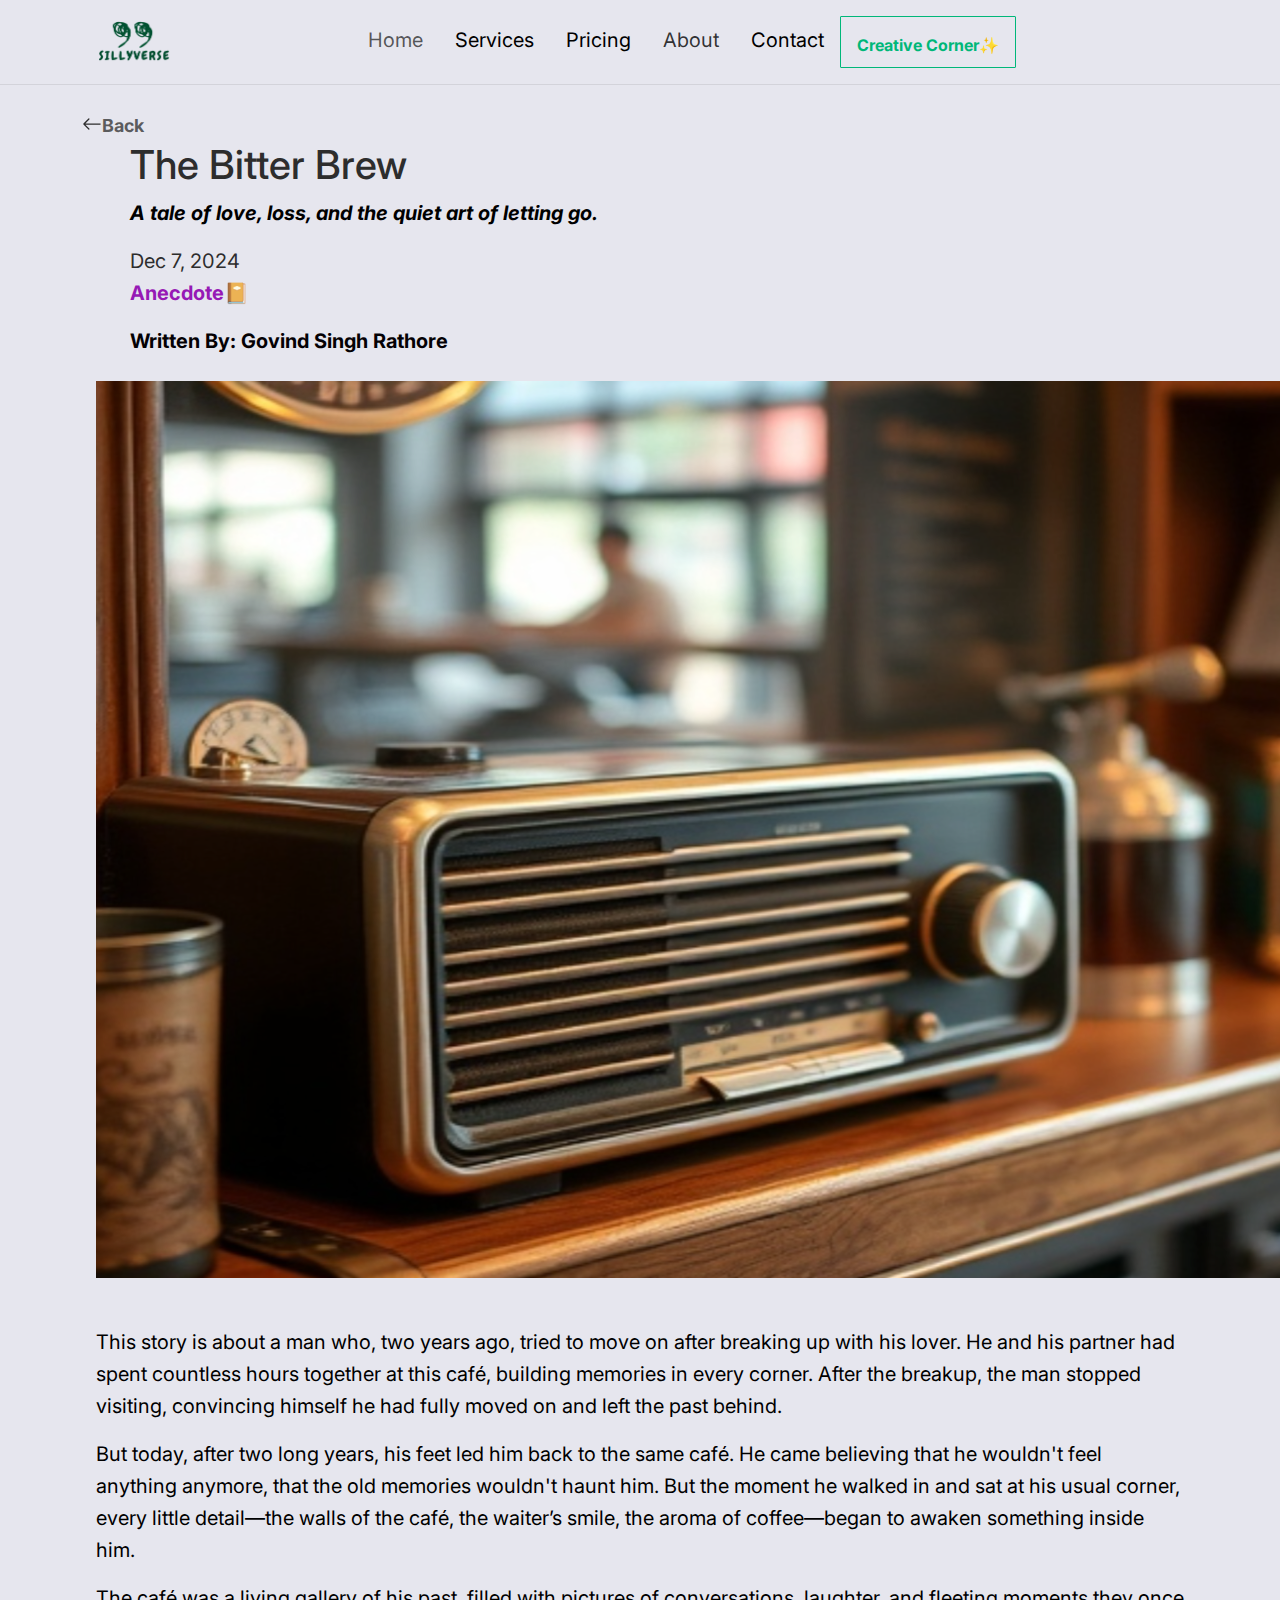
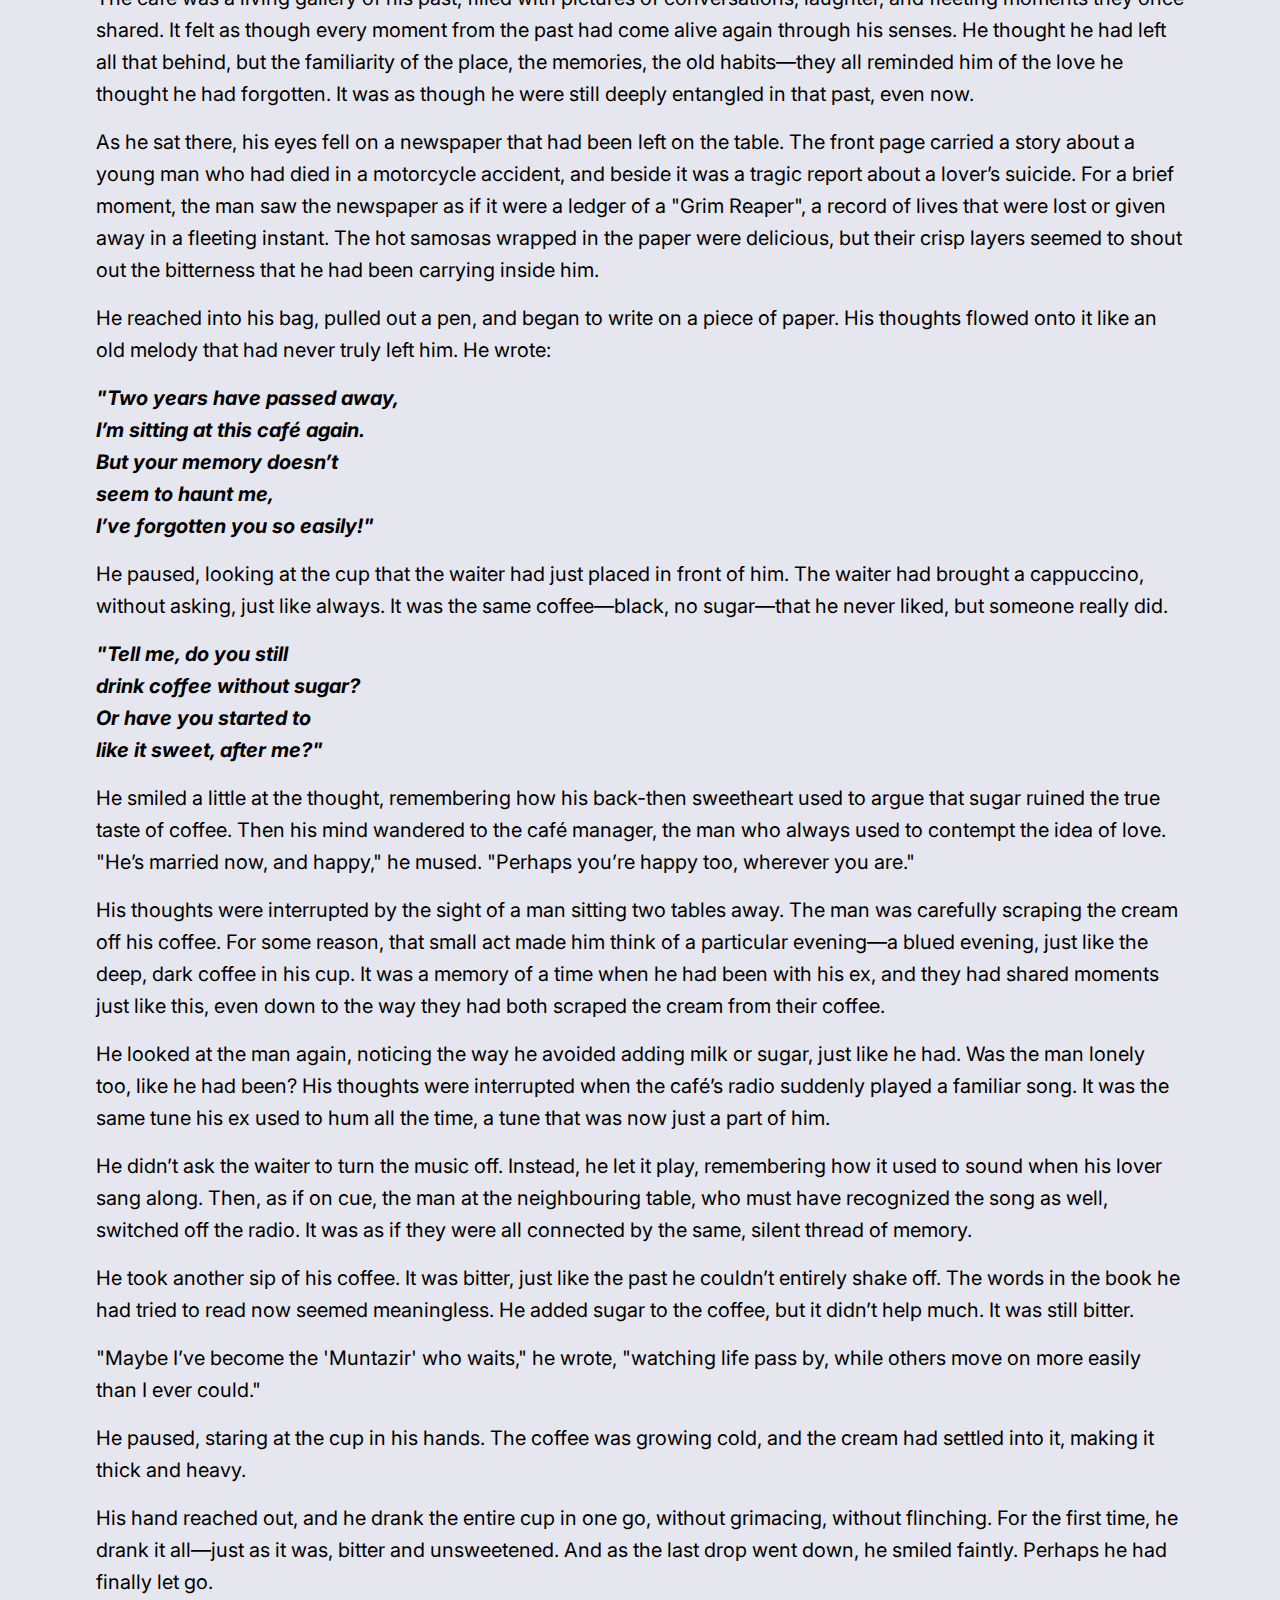
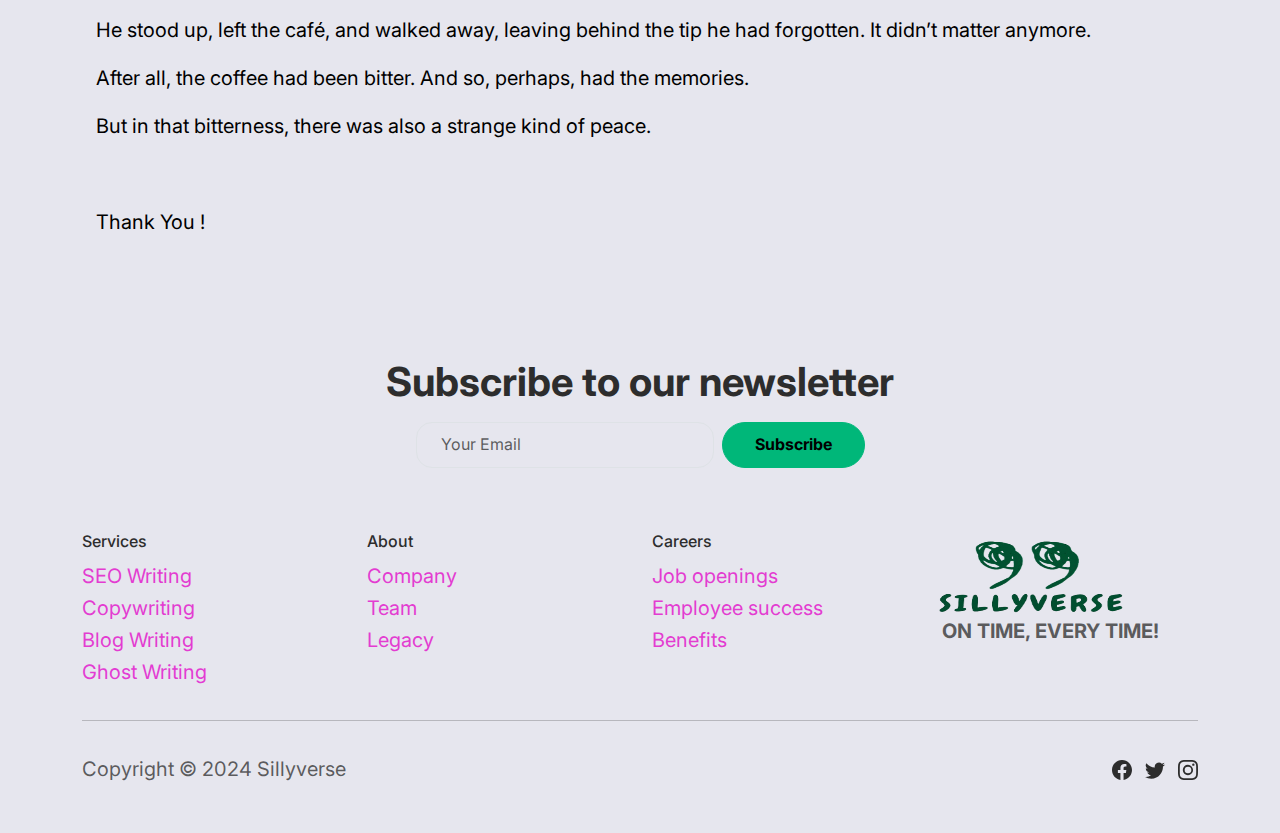
<file: Creative Corner/Coffee.html>
<!DOCTYPE html>
<html data-bs-theme="light" lang="en">

<head>
    <meta charset="utf-8">
    <meta name="viewport" content="width=device-width, initial-scale=1.0, shrink-to-fit=no">
    <title>The Bitter Brew</title>
    <link rel="canonical" href="https://sillyverse.me/Creative Corner/Coffee.html">
    <meta property="og:url" content="https://sillyverse.me/Creative Corner/Coffee.html">
    <meta name="description" content="A tale of love, loss, and the quiet art of letting go. This story is about a man...

">
    <meta property="og:image" content="https://sillyverse.me/assets/img/Coffee.png">
    <link rel="stylesheet" href="../assets/bootstrap/css/bootstrap.min.css">
    <link rel="stylesheet" href="https://fonts.googleapis.com/css?family=Inter:300italic,400italic,600italic,700italic,800italic,400,300,600,700,800&amp;display=swap">
    <link rel="stylesheet" href="../assets/css/bs-theme-overrides.css">
    <link rel="stylesheet" href="../assets/css/Features-Large-Icons-icons.css">
    <link rel="stylesheet" href="../assets/css/Hero-Clean-Reverse-images.css">
    <link rel="stylesheet" href="../assets/css/Pricing-Centered-badges.css">
</head>

<body style="font-size: 20px;">
    <nav class="navbar navbar-expand-md sticky-top navbar-shrink py-3" id="mainNav" style="background: rgb(230,230,238);">
        <div class="container"><a class="navbar-brand d-flex align-items-center" href="/"></a><img src="../assets/img/SILLYVERSE__4_-removebg-preview.png" width="72" height="41"><button data-bs-toggle="collapse" class="navbar-toggler" data-bs-target="#navcol-1"><span class="visually-hidden">Toggle navigation</span><span class="navbar-toggler-icon"></span></button>
            <div class="collapse navbar-collapse" id="navcol-1" style="background: #e6e6ee;">
                <ul class="navbar-nav mx-auto">
                    <li class="nav-item"><a class="nav-link" href="index.html">Home</a></li>
                    <li class="nav-item"><a class="nav-link active" href="services.html"><span style="font-weight: normal !important;">Services</span></a></li>
                    <li class="nav-item"></li>
                    <li class="nav-item"><a class="nav-link active" href="pricing.html"><span style="font-weight: normal !important;">Pricing</span></a></li>
                    <li class="nav-item"></li>
                    <li class="nav-item"><a class="nav-link active" href="about.html"><span style="font-weight: normal !important; color: var(--bs-nav-link-hover-color);">About</span></a></li>
                    <li class="nav-item"><a class="nav-link active" href="contacts.html"><span style="font-weight: normal !important;">Contact</span></a></li>
                    <li class="nav-item"><a class="nav-link active pt-3 mb-0 mt-0" href="Creative Corner/creative.html" style="color: rgb(0,183,121);font-size: initial;border-width: 1px;border-style: solid;border-radius: 1px;box-shadow: inset 0px 0px rgb(7,42,31);"><span style="color: rgb(0, 183, 121);">Creative Corner✨</span></a></li>
                    <li class="nav-item"></li>
                </ul><a href="#"></a><span class="navbar-text"></span>
            </div>
        </div>
    </nav>
    <div class="container mt-4 mb-4" style="font-size: 20px;"><svg xmlns="http://www.w3.org/2000/svg" width="1em" height="1em" fill="currentColor" viewBox="0 0 16 16" class="bi bi-arrow-left mb-1">
            <path fill-rule="evenodd" d="M15 8a.5.5 0 0 0-.5-.5H2.707l3.147-3.146a.5.5 0 1 0-.708-.708l-4 4a.5.5 0 0 0 0 .708l4 4a.5.5 0 0 0 .708-.708L2.707 8.5H14.5A.5.5 0 0 0 15 8"></path>
        </svg><a href="creative.html" style="font-size: 18px;"><strong>Back</strong></a>
        <h1 class="ms-5" style="text-align: left;">The Bitter Brew</h1>
        <p class="ms-5"><strong><em><span style="color: rgb(0, 0, 0); background-color: transparent;">A tale of love, loss, and the quiet art of letting go.</span></em></strong></p><time datetime="2024-12-07" class="ms-5">Dec 7, 2024</time>
        <p class="ms-5"><strong><span style="color: rgb(150, 25, 181);">Anecdote📔</span></strong></p>
        <p class="ms-5"><strong><span style="color: rgb(4, 1, 4);">Written By: Govind Singh Rathore</span></strong></p>
    </div><img class="ms-5 ps-5 mb-5 mt-0 pe-5 me-5" src="../assets/img/Coffee.png">
    <p class="ms-5 ps-5 me-5 pe-5"><span style="color: rgb(0, 0, 0); background-color: transparent;">This story is about a man who, two years ago, tried to move on after breaking up with his lover. He and his partner had spent countless hours together at this café, building memories in every corner. After the breakup, the man stopped visiting, convincing himself he had fully moved on and left the past behind.</span></p>
    <p class="ms-5 ps-5 me-5 pe-5"><span style="color: rgb(0, 0, 0); background-color: transparent;">But today, after two long years, his feet led him back to the same café. He came believing that he wouldn't feel anything anymore, that the old memories wouldn't haunt him. But the moment he walked in and sat at his usual corner, every little detail—the walls of the café, the waiter’s smile, the aroma of coffee—began to awaken something inside him.&nbsp;</span></p>
    <p class="ms-5 ps-5 me-5 pe-5"><span style="color: rgb(0, 0, 0); background-color: transparent;">The café was a living gallery of his past, filled with pictures of conversations, laughter, and fleeting moments they once shared. It felt as though every moment from the past had come alive again through his senses. He thought he had left all that behind, but the familiarity of the place, the memories, the old habits—they all reminded him of the love he thought he had forgotten. It was as though he were still deeply entangled in that past, even now.</span></p>
    <p class="ms-5 ps-5 me-5 pe-5"><span style="color: rgb(0, 0, 0); background-color: transparent;">As he sat there, his eyes fell on a newspaper that had been left on the table. The front page carried a story about a young man who had died in a motorcycle accident, and beside it was a tragic report about a lover’s suicide. For a brief moment, the man saw the newspaper as if it were a ledger of a "Grim Reaper", a record of lives that were lost or given away in a fleeting instant. The hot samosas wrapped in the paper were delicious, but their crisp layers seemed to shout out the bitterness that he had been carrying inside him.</span></p>
    <p class="ms-5 ps-5 me-5 pe-5"><span style="color: rgb(0, 0, 0); background-color: transparent;">He reached into his bag, pulled out a pen, and began to write on a piece of paper. His thoughts flowed onto it like an old melody that had never truly left him. He wrote:</span></p>
    <p class="ms-5 ps-5 me-5 pe-5"><strong><em><span style="color: rgb(0, 0, 0); background-color: transparent;">"Two years have passed away,&nbsp;&nbsp;</span></em></strong><br><strong><em><span style="color: rgb(0, 0, 0); background-color: transparent;">I’m sitting at this café again.&nbsp;&nbsp;</span></em></strong><br><strong><em><span style="color: rgb(0, 0, 0); background-color: transparent;">But your memory doesn’t </span></em></strong><br><strong><em><span style="color: rgb(0, 0, 0); background-color: transparent;">seem to haunt me,&nbsp;&nbsp;</span></em></strong><br><strong><em><span style="color: rgb(0, 0, 0); background-color: transparent;">I’ve forgotten you so easily!"</span></em></strong></p>
    <p class="ms-5 ps-5 me-5 pe-5"><span style="color: rgb(0, 0, 0); background-color: transparent;">He paused, looking at the cup that the waiter had just placed in front of him. The waiter had brought a cappuccino, without asking, just like always. It was the same coffee—black, no sugar—that he never liked, but someone really did.</span></p>
    <p class="ms-5 ps-5 me-5 pe-5"><strong><em><span style="color: rgb(0, 0, 0); background-color: transparent;">"Tell me, do you still </span></em></strong><br><strong><em><span style="color: rgb(0, 0, 0); background-color: transparent;">drink coffee without sugar?&nbsp;&nbsp;</span></em></strong><br><strong><em><span style="color: rgb(0, 0, 0); background-color: transparent;">Or have you started to </span></em></strong><br><strong><em><span style="color: rgb(0, 0, 0); background-color: transparent;">like it sweet, after me?"</span></em></strong></p>
    <p class="ms-5 ps-5 me-5 pe-5"><span style="color: rgb(0, 0, 0); background-color: transparent;">He smiled a little at the thought, remembering how his back-then sweetheart used to argue that sugar ruined the true taste of coffee. Then his mind wandered to the café manager, the man who always used to contempt the idea of love. "He’s married now, and happy," he mused. "Perhaps you’re happy too, wherever you are."</span></p>
    <p class="ms-5 ps-5 me-5 pe-5"><span style="color: rgb(0, 0, 0); background-color: transparent;">His thoughts were interrupted by the sight of a man sitting two tables away. The man was carefully scraping the cream off his coffee. For some reason, that small act made him think of a particular evening—a blued evening, just like the deep, dark coffee in his cup. It was a memory of a time when he had been with his ex, and they had shared moments just like this, even down to the way they had both scraped the cream from their coffee.&nbsp;</span></p>
    <p class="ms-5 ps-5 me-5 pe-5"><span style="color: rgb(0, 0, 0); background-color: transparent;">He looked at the man again, noticing the way he avoided adding milk or sugar, just like he had. Was the man lonely too, like he had been? His thoughts were interrupted when the café’s radio suddenly played a familiar song. It was the same tune his ex used to hum all the time, a tune that was now just a part of him.&nbsp;</span></p>
    <p class="ms-5 ps-5 me-5 pe-5"><span style="color: rgb(0, 0, 0); background-color: transparent;">He didn’t ask the waiter to turn the music off. Instead, he let it play, remembering how it used to sound when his lover sang along. Then, as if on cue, the man at the neighbouring table, who must have recognized the song as well, switched off the radio. It was as if they were all connected by the same, silent thread of memory.</span></p>
    <p class="ms-5 ps-5 me-5 pe-5"><span style="color: rgb(0, 0, 0); background-color: transparent;">He took another sip of his coffee. It was bitter, just like the past he couldn’t entirely shake off. The words in the book he had tried to read now seemed meaningless. He added sugar to the coffee, but it didn’t help much. It was still bitter.</span></p>
    <p class="ms-5 ps-5 me-5 pe-5"><span style="color: rgb(0, 0, 0); background-color: transparent;">"Maybe I’ve become the 'Muntazir' who waits," he wrote, "watching life pass by, while others move on more easily than I ever could."</span></p>
    <p class="ms-5 ps-5 me-5 pe-5"><span style="color: rgb(0, 0, 0); background-color: transparent;">He paused, staring at the cup in his hands. The coffee was growing cold, and the cream had settled into it, making it thick and heavy.&nbsp;</span></p>
    <p class="ms-5 ps-5 me-5 pe-5"><span style="color: rgb(0, 0, 0); background-color: transparent;">His hand reached out, and he drank the entire cup in one go, without grimacing, without flinching. For the first time, he drank it all—just as it was, bitter and unsweetened. And as the last drop went down, he smiled faintly. Perhaps he had finally let go.</span></p>
    <p class="ms-5 ps-5 me-5 pe-5"><span style="color: rgb(0, 0, 0); background-color: transparent;">He stood up, left the café, and walked away, leaving behind the tip he had forgotten. It didn’t matter anymore.</span></p>
    <p class="ms-5 ps-5 me-5 pe-5"><span style="color: rgb(0, 0, 0); background-color: transparent;">After all, the coffee had been bitter. And so, perhaps, had the memories.</span></p>
    <p class="ms-5 ps-5 me-5 pe-5"><span style="color: rgb(0, 0, 0); background-color: transparent;">But in that bitterness, there was also a strange kind of peace.</span></p>
    <p class="ms-5 ps-5 me-5 pe-5"></p>
    <p class="ms-5 ps-5 me-5 pe-5 pb-5 mb-0"></p>
    <p class="ms-5 ps-5 me-5 pe-5 pb-4 mb-0"><span style="color: rgb(0, 0, 0);">Thank You !</span></p>
    <footer></footer>
    <footer>
        <div class="container py-4 py-lg-5 pt-0 mt-0">
            <section class="newsletter-subscribe py-4 py-xl-5 mt-0 pt-2 pb-5 mb-0">
                <div class="container">
                    <div class="row mb-2">
                        <div class="col-md-8 col-xl-6 text-center mx-auto">
                            <h2 class="display-6 fw-bold">Subscribe to our newsletter</h2>
                        </div>
                    </div>
                    <form class="d-flex justify-content-center flex-wrap" method="post">
                        <div class="mb-3"><input class="form-control" type="email" name="email" placeholder="Your Email"></div>
                        <div class="mb-3"><button class="btn btn-primary ms-2" type="submit">Subscribe </button></div>
                    </form>
                </div>
            </section>
            <div class="row justify-content-center">
                <div class="col-sm-4 col-md-3 text-center text-lg-start d-flex flex-column item">
                    <h3 class="fs-6">Services</h3>
                    <ul class="list-unstyled">
                        <li><a class="link-secondary" href="#">SEO Writing</a></li>
                        <li><a class="link-secondary" href="#">Copywriting</a></li>
                        <li><a class="link-secondary" href="#">Blog Writing</a></li>
                        <li><span style="color: rgb(227, 60, 211);">Ghost Writing</span></li>
                    </ul>
                </div>
                <div class="col-sm-4 col-md-3 text-center text-lg-start d-flex flex-column item">
                    <h3 class="fs-6">About</h3>
                    <ul class="list-unstyled">
                        <li><a class="link-secondary" href="#">Company</a></li>
                        <li><a class="link-secondary" href="#">Team</a></li>
                        <li><a class="link-secondary" href="#">Legacy</a></li>
                    </ul>
                </div>
                <div class="col-sm-4 col-md-3 text-center text-lg-start d-flex flex-column item">
                    <h3 class="fs-6">Careers</h3>
                    <ul class="list-unstyled">
                        <li><a class="link-secondary" href="#">Job openings</a></li>
                        <li><a class="link-secondary" href="#">Employee success</a></li>
                        <li><a class="link-secondary" href="#">Benefits</a></li>
                    </ul>
                </div>
                <div class="col-lg-3 text-center text-lg-start d-flex flex-column align-items-center order-first align-items-lg-start order-lg-last item social">
                    <div class="fw-bold d-flex align-items-center mb-2"></div><img src="../assets/img/SILLYVERSE__4_-removebg-preview.png" width="188" height="75">
                    <p class="text-muted copyright"><strong>&nbsp;ON TIME, EVERY TIME!</strong></p>
                </div>
            </div>
            <hr>
            <div class="d-flex justify-content-between align-items-center pt-3">
                <p class="text-muted mb-0">Copyright © 2024 Sillyverse</p>
                <ul class="list-inline mb-0">
                    <li class="list-inline-item"><svg xmlns="http://www.w3.org/2000/svg" width="1em" height="1em" fill="currentColor" viewBox="0 0 16 16" class="bi bi-facebook">
                            <path d="M16 8.049c0-4.446-3.582-8.05-8-8.05C3.58 0-.002 3.603-.002 8.05c0 4.017 2.926 7.347 6.75 7.951v-5.625h-2.03V8.05H6.75V6.275c0-2.017 1.195-3.131 3.022-3.131.876 0 1.791.157 1.791.157v1.98h-1.009c-.993 0-1.303.621-1.303 1.258v1.51h2.218l-.354 2.326H9.25V16c3.824-.604 6.75-3.934 6.75-7.951"></path>
                        </svg></li>
                    <li class="list-inline-item"><svg xmlns="http://www.w3.org/2000/svg" width="1em" height="1em" fill="currentColor" viewBox="0 0 16 16" class="bi bi-twitter">
                            <path d="M5.026 15c6.038 0 9.341-5.003 9.341-9.334 0-.14 0-.282-.006-.422A6.685 6.685 0 0 0 16 3.542a6.658 6.658 0 0 1-1.889.518 3.301 3.301 0 0 0 1.447-1.817 6.533 6.533 0 0 1-2.087.793A3.286 3.286 0 0 0 7.875 6.03a9.325 9.325 0 0 1-6.767-3.429 3.289 3.289 0 0 0 1.018 4.382A3.323 3.323 0 0 1 .64 6.575v.045a3.288 3.288 0 0 0 2.632 3.218 3.203 3.203 0 0 1-.865.115 3.23 3.23 0 0 1-.614-.057 3.283 3.283 0 0 0 3.067 2.277A6.588 6.588 0 0 1 .78 13.58a6.32 6.32 0 0 1-.78-.045A9.344 9.344 0 0 0 5.026 15"></path>
                        </svg></li>
                    <li class="list-inline-item"><svg xmlns="http://www.w3.org/2000/svg" width="1em" height="1em" fill="currentColor" viewBox="0 0 16 16" class="bi bi-instagram">
                            <path d="M8 0C5.829 0 5.556.01 4.703.048 3.85.088 3.269.222 2.76.42a3.917 3.917 0 0 0-1.417.923A3.927 3.927 0 0 0 .42 2.76C.222 3.268.087 3.85.048 4.7.01 5.555 0 5.827 0 8.001c0 2.172.01 2.444.048 3.297.04.852.174 1.433.372 1.942.205.526.478.972.923 1.417.444.445.89.719 1.416.923.51.198 1.09.333 1.942.372C5.555 15.99 5.827 16 8 16s2.444-.01 3.298-.048c.851-.04 1.434-.174 1.943-.372a3.916 3.916 0 0 0 1.416-.923c.445-.445.718-.891.923-1.417.197-.509.332-1.09.372-1.942C15.99 10.445 16 10.173 16 8s-.01-2.445-.048-3.299c-.04-.851-.175-1.433-.372-1.941a3.926 3.926 0 0 0-.923-1.417A3.911 3.911 0 0 0 13.24.42c-.51-.198-1.092-.333-1.943-.372C10.443.01 10.172 0 7.998 0h.003zm-.717 1.442h.718c2.136 0 2.389.007 3.232.046.78.035 1.204.166 1.486.275.373.145.64.319.92.599.28.28.453.546.598.92.11.281.24.705.275 1.485.039.843.047 1.096.047 3.231s-.008 2.389-.047 3.232c-.035.78-.166 1.203-.275 1.485a2.47 2.47 0 0 1-.599.919c-.28.28-.546.453-.92.598-.28.11-.704.24-1.485.276-.843.038-1.096.047-3.232.047s-2.39-.009-3.233-.047c-.78-.036-1.203-.166-1.485-.276a2.478 2.478 0 0 1-.92-.598 2.48 2.48 0 0 1-.6-.92c-.109-.281-.24-.705-.275-1.485-.038-.843-.046-1.096-.046-3.233 0-2.136.008-2.388.046-3.231.036-.78.166-1.204.276-1.486.145-.373.319-.64.599-.92.28-.28.546-.453.92-.598.282-.11.705-.24 1.485-.276.738-.034 1.024-.044 2.515-.045v.002zm4.988 1.328a.96.96 0 1 0 0 1.92.96.96 0 0 0 0-1.92zm-4.27 1.122a4.109 4.109 0 1 0 0 8.217 4.109 4.109 0 0 0 0-8.217zm0 1.441a2.667 2.667 0 1 1 0 5.334 2.667 2.667 0 0 1 0-5.334"></path>
                        </svg></li>
                </ul>
            </div>
        </div>
    </footer>
    <script src="../assets/bootstrap/js/bootstrap.min.js"></script>
    <script src="../assets/js/bs-init.js"></script>
    <script src="../assets/js/bold-and-bright.js"></script>
</body>

</html>
</file>
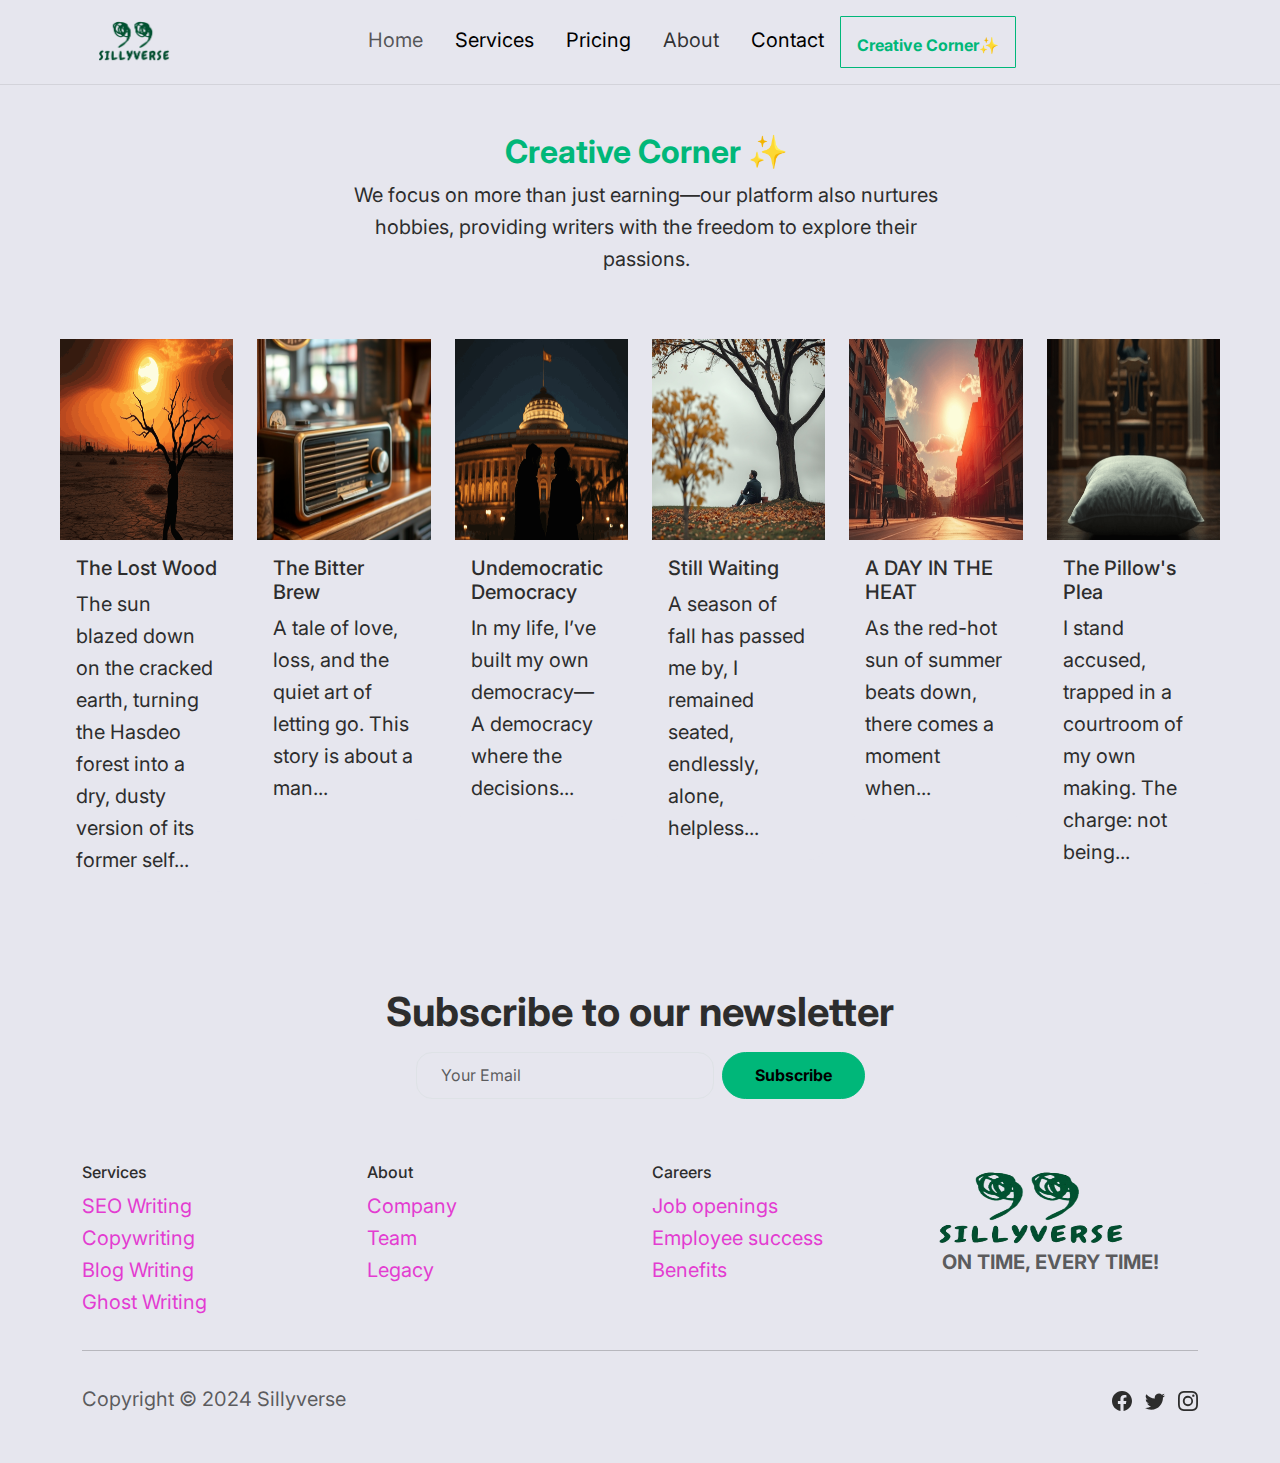
<file: Creative Corner/creative.html>
<!DOCTYPE html>
<html data-bs-theme="light" lang="en">

<head>
    <meta charset="utf-8">
    <meta name="viewport" content="width=device-width, initial-scale=1.0, shrink-to-fit=no">
    <title>Naa-Vaaqif</title>
    <link rel="canonical" href="https://sillyverse.me/Creative Corner/creative.html">
    <meta property="og:url" content="https://sillyverse.me/Creative Corner/creative.html">
    <meta name="description" content="A place where writers met...">
    <meta property="og:image" content="https://sillyverse.me/assets/img/CAR3.png">
    <link rel="stylesheet" href="../assets/bootstrap/css/bootstrap.min.css">
    <link rel="stylesheet" href="https://fonts.googleapis.com/css?family=Inter:300italic,400italic,600italic,700italic,800italic,400,300,600,700,800&amp;display=swap">
    <link rel="stylesheet" href="../assets/css/bs-theme-overrides.css">
    <link rel="stylesheet" href="../assets/css/Features-Large-Icons-icons.css">
    <link rel="stylesheet" href="../assets/css/Hero-Clean-Reverse-images.css">
    <link rel="stylesheet" href="../assets/css/Pricing-Centered-badges.css">
</head>

<body style="font-size: 20px;">
    <nav class="navbar navbar-expand-md sticky-top navbar-shrink py-3" id="mainNav" style="background: rgb(230,230,238);">
        <div class="container"><a class="navbar-brand d-flex align-items-center" href="/"></a><img src="../assets/img/SILLYVERSE__4_-removebg-preview.png" width="72" height="41"><button data-bs-toggle="collapse" class="navbar-toggler" data-bs-target="#navcol-1"><span class="visually-hidden">Toggle navigation</span><span class="navbar-toggler-icon"></span></button>
            <div class="collapse navbar-collapse" id="navcol-1" style="background: #e6e6ee;">
                <ul class="navbar-nav mx-auto">
                    <li class="nav-item"><a class="nav-link" href="index.html">Home</a></li>
                    <li class="nav-item"><a class="nav-link active" href="services.html"><span style="font-weight: normal !important;">Services</span></a></li>
                    <li class="nav-item"></li>
                    <li class="nav-item"><a class="nav-link active" href="pricing.html"><span style="font-weight: normal !important;">Pricing</span></a></li>
                    <li class="nav-item"></li>
                    <li class="nav-item"><a class="nav-link active" href="about.html"><span style="font-weight: normal !important; color: var(--bs-nav-link-hover-color);">About</span></a></li>
                    <li class="nav-item"><a class="nav-link active" href="contacts.html"><span style="font-weight: normal !important;">Contact</span></a></li>
                    <li class="nav-item"><a class="nav-link active pt-3 mb-0 mt-0" href="Creative Corner/creative.html" style="color: rgb(0,183,121);font-size: initial;border-width: 1px;border-style: solid;border-radius: 1px;box-shadow: inset 0px 0px rgb(7,42,31);"><span style="color: rgb(0, 183, 121);">Creative Corner✨</span></a></li>
                    <li class="nav-item"></li>
                </ul><a href="#"></a><span class="navbar-text"></span>
            </div>
        </div>
    </nav>
    <div class="row mb-5 mt-5 ms-0">
        <div class="col-md-8 col-xl-6 text-center mx-auto">
            <h2><strong><span style="color: rgb(0, 183, 121);">Creative Corner ✨</span></strong></h2>
            <p class="w-lg-50">We focus on more than just earning—our platform also nurtures hobbies, providing writers with the freedom to explore their passions.</p>
        </div>
    </div>
    <div data-bss-type="blog-loop" data-bss-perpage="6">
        <div class="row ms-5 me-5" data-bss-type="blog-loop-base">
            <div class="col order-first" data-bss-type="blog-loop-item">
                <div class="card"><a href="Lost%20wood.html"><img class="card-img-top" width="300" height="201" src="../assets/img/Barren%20land.png"></a>
                    <div class="card-body"><a href="Lost%20wood.html">
                            <h4 class="text-body" style="font-size: 20px;">The Lost Wood</h4>
                        </a>
                        <p class="card-text">The sun blazed down on the cracked earth, turning the Hasdeo forest into a dry, dusty version of its former self...</p>
                    </div>
                </div>
            </div>
            <div class="col order-first" data-bss-type="blog-loop-item">
                <div class="card"><a href="Coffee.html"><img class="card-img-top" width="300" height="201" src="../assets/img/Coffee.png"></a>
                    <div class="card-body"><a href="Coffee.html">
                            <h4 class="text-body" style="font-size: 20px;">The Bitter Brew</h4>
                        </a>
                        <p class="card-text">A tale of love, loss, and the quiet art of letting go. This story is about a man...

                        </p>
                    </div>
                </div>
            </div>
            <div class="col order-first" data-bss-type="blog-loop-item">
                <div class="card"><a href="Democracy.html"><img class="card-img-top" width="300" height="201" src="../assets/img/Denmocracy.png"></a>
                    <div class="card-body"><a href="Democracy.html">
                            <h4 class="text-body" style="font-size: 20px;">Undemocratic Democracy</h4>
                        </a>
                        <p class="card-text">In my life, I’ve built my own democracy— A democracy where the decisions...

                        </p>
                    </div>
                </div>
            </div>
            <div class="col order-first" data-bss-type="blog-loop-item">
                <div class="card"><a href="Still.html"><img class="card-img-top" width="300" height="201" src="../assets/img/output%20(2).jpg"></a>
                    <div class="card-body"><a href="Still.html">
                            <h4 class="text-body" style="font-size: 20px;">Still Waiting</h4>
                        </a>
                        <p class="card-text">A season of fall has passed me by, I remained seated, endlessly, alone, helpless...

                        </p>
                    </div>
                </div>
            </div>
            <div class="col order-first" data-bss-type="blog-loop-item">
                <div class="card"><a href="Heat.html"><img class="card-img-top" width="300" height="201" src="../assets/img/Heat.png"></a>
                    <div class="card-body"><a href="Heat.html">
                            <h4 class="text-body" style="font-size: 20px;">A DAY IN THE HEAT</h4>
                        </a>
                        <p class="card-text">As the red-hot sun of summer beats down, there comes a moment when...</p>
                    </div>
                </div>
            </div>
            <div class="col order-first" data-bss-type="blog-loop-item">
                <div class="card"><a href="Pillow.html"><img class="card-img-top" width="300" height="201" src="../assets/img/Pillow.png"></a>
                    <div class="card-body"><a href="Pillow.html">
                            <h4 class="text-body" style="font-size: 20px;">The Pillow's Plea</h4>
                        </a>
                        <p class="card-text">I stand accused, trapped in a courtroom of my own making. The charge: not being...</p>
                    </div>
                </div>
            </div>
        </div>
    </div>
    <div class="container py-4 py-lg-5 pt-0 mt-0">
        <section class="newsletter-subscribe py-4 py-xl-5 mt-0 pt-2 pb-5 mb-0">
            <div class="container">
                <div class="row mb-2">
                    <div class="col-md-8 col-xl-6 text-center mx-auto">
                        <h2 class="display-6 fw-bold">Subscribe to our newsletter</h2>
                    </div>
                </div>
                <form class="d-flex justify-content-center flex-wrap" method="post">
                    <div class="mb-3"><input class="form-control" type="email" name="email" placeholder="Your Email"></div>
                    <div class="mb-3"><button class="btn btn-primary ms-2" type="submit">Subscribe </button></div>
                </form>
            </div>
        </section>
        <div class="row justify-content-center">
            <div class="col-sm-4 col-md-3 text-center text-lg-start d-flex flex-column item">
                <h3 class="fs-6">Services</h3>
                <ul class="list-unstyled">
                    <li><a class="link-secondary" href="#">SEO Writing</a></li>
                    <li><a class="link-secondary" href="#">Copywriting</a></li>
                    <li><a class="link-secondary" href="#">Blog Writing</a></li>
                    <li><span style="color: rgb(227, 60, 211);">Ghost Writing</span></li>
                </ul>
            </div>
            <div class="col-sm-4 col-md-3 text-center text-lg-start d-flex flex-column item">
                <h3 class="fs-6">About</h3>
                <ul class="list-unstyled">
                    <li><a class="link-secondary" href="#">Company</a></li>
                    <li><a class="link-secondary" href="#">Team</a></li>
                    <li><a class="link-secondary" href="#">Legacy</a></li>
                </ul>
            </div>
            <div class="col-sm-4 col-md-3 text-center text-lg-start d-flex flex-column item">
                <h3 class="fs-6">Careers</h3>
                <ul class="list-unstyled">
                    <li><a class="link-secondary" href="#">Job openings</a></li>
                    <li><a class="link-secondary" href="#">Employee success</a></li>
                    <li><a class="link-secondary" href="#">Benefits</a></li>
                </ul>
            </div>
            <div class="col-lg-3 text-center text-lg-start d-flex flex-column align-items-center order-first align-items-lg-start order-lg-last item social">
                <div class="fw-bold d-flex align-items-center mb-2"></div><img src="../assets/img/SILLYVERSE__4_-removebg-preview.png" width="188" height="75">
                <p class="text-muted copyright"><strong>&nbsp;ON TIME, EVERY TIME!</strong></p>
            </div>
        </div>
        <hr>
        <div class="d-flex justify-content-between align-items-center pt-3">
            <p class="text-muted mb-0">Copyright © 2024 Sillyverse</p>
            <ul class="list-inline mb-0">
                <li class="list-inline-item"><svg xmlns="http://www.w3.org/2000/svg" width="1em" height="1em" fill="currentColor" viewBox="0 0 16 16" class="bi bi-facebook">
                        <path d="M16 8.049c0-4.446-3.582-8.05-8-8.05C3.58 0-.002 3.603-.002 8.05c0 4.017 2.926 7.347 6.75 7.951v-5.625h-2.03V8.05H6.75V6.275c0-2.017 1.195-3.131 3.022-3.131.876 0 1.791.157 1.791.157v1.98h-1.009c-.993 0-1.303.621-1.303 1.258v1.51h2.218l-.354 2.326H9.25V16c3.824-.604 6.75-3.934 6.75-7.951"></path>
                    </svg></li>
                <li class="list-inline-item"><svg xmlns="http://www.w3.org/2000/svg" width="1em" height="1em" fill="currentColor" viewBox="0 0 16 16" class="bi bi-twitter">
                        <path d="M5.026 15c6.038 0 9.341-5.003 9.341-9.334 0-.14 0-.282-.006-.422A6.685 6.685 0 0 0 16 3.542a6.658 6.658 0 0 1-1.889.518 3.301 3.301 0 0 0 1.447-1.817 6.533 6.533 0 0 1-2.087.793A3.286 3.286 0 0 0 7.875 6.03a9.325 9.325 0 0 1-6.767-3.429 3.289 3.289 0 0 0 1.018 4.382A3.323 3.323 0 0 1 .64 6.575v.045a3.288 3.288 0 0 0 2.632 3.218 3.203 3.203 0 0 1-.865.115 3.23 3.23 0 0 1-.614-.057 3.283 3.283 0 0 0 3.067 2.277A6.588 6.588 0 0 1 .78 13.58a6.32 6.32 0 0 1-.78-.045A9.344 9.344 0 0 0 5.026 15"></path>
                    </svg></li>
                <li class="list-inline-item"><svg xmlns="http://www.w3.org/2000/svg" width="1em" height="1em" fill="currentColor" viewBox="0 0 16 16" class="bi bi-instagram">
                        <path d="M8 0C5.829 0 5.556.01 4.703.048 3.85.088 3.269.222 2.76.42a3.917 3.917 0 0 0-1.417.923A3.927 3.927 0 0 0 .42 2.76C.222 3.268.087 3.85.048 4.7.01 5.555 0 5.827 0 8.001c0 2.172.01 2.444.048 3.297.04.852.174 1.433.372 1.942.205.526.478.972.923 1.417.444.445.89.719 1.416.923.51.198 1.09.333 1.942.372C5.555 15.99 5.827 16 8 16s2.444-.01 3.298-.048c.851-.04 1.434-.174 1.943-.372a3.916 3.916 0 0 0 1.416-.923c.445-.445.718-.891.923-1.417.197-.509.332-1.09.372-1.942C15.99 10.445 16 10.173 16 8s-.01-2.445-.048-3.299c-.04-.851-.175-1.433-.372-1.941a3.926 3.926 0 0 0-.923-1.417A3.911 3.911 0 0 0 13.24.42c-.51-.198-1.092-.333-1.943-.372C10.443.01 10.172 0 7.998 0h.003zm-.717 1.442h.718c2.136 0 2.389.007 3.232.046.78.035 1.204.166 1.486.275.373.145.64.319.92.599.28.28.453.546.598.92.11.281.24.705.275 1.485.039.843.047 1.096.047 3.231s-.008 2.389-.047 3.232c-.035.78-.166 1.203-.275 1.485a2.47 2.47 0 0 1-.599.919c-.28.28-.546.453-.92.598-.28.11-.704.24-1.485.276-.843.038-1.096.047-3.232.047s-2.39-.009-3.233-.047c-.78-.036-1.203-.166-1.485-.276a2.478 2.478 0 0 1-.92-.598 2.48 2.48 0 0 1-.6-.92c-.109-.281-.24-.705-.275-1.485-.038-.843-.046-1.096-.046-3.233 0-2.136.008-2.388.046-3.231.036-.78.166-1.204.276-1.486.145-.373.319-.64.599-.92.28-.28.546-.453.92-.598.282-.11.705-.24 1.485-.276.738-.034 1.024-.044 2.515-.045v.002zm4.988 1.328a.96.96 0 1 0 0 1.92.96.96 0 0 0 0-1.92zm-4.27 1.122a4.109 4.109 0 1 0 0 8.217 4.109 4.109 0 0 0 0-8.217zm0 1.441a2.667 2.667 0 1 1 0 5.334 2.667 2.667 0 0 1 0-5.334"></path>
                    </svg></li>
            </ul>
        </div>
    </div>
    <script src="../assets/bootstrap/js/bootstrap.min.js"></script>
    <script src="../assets/js/bs-init.js"></script>
    <script src="../assets/js/bold-and-bright.js"></script>
</body>

</html>
</file>
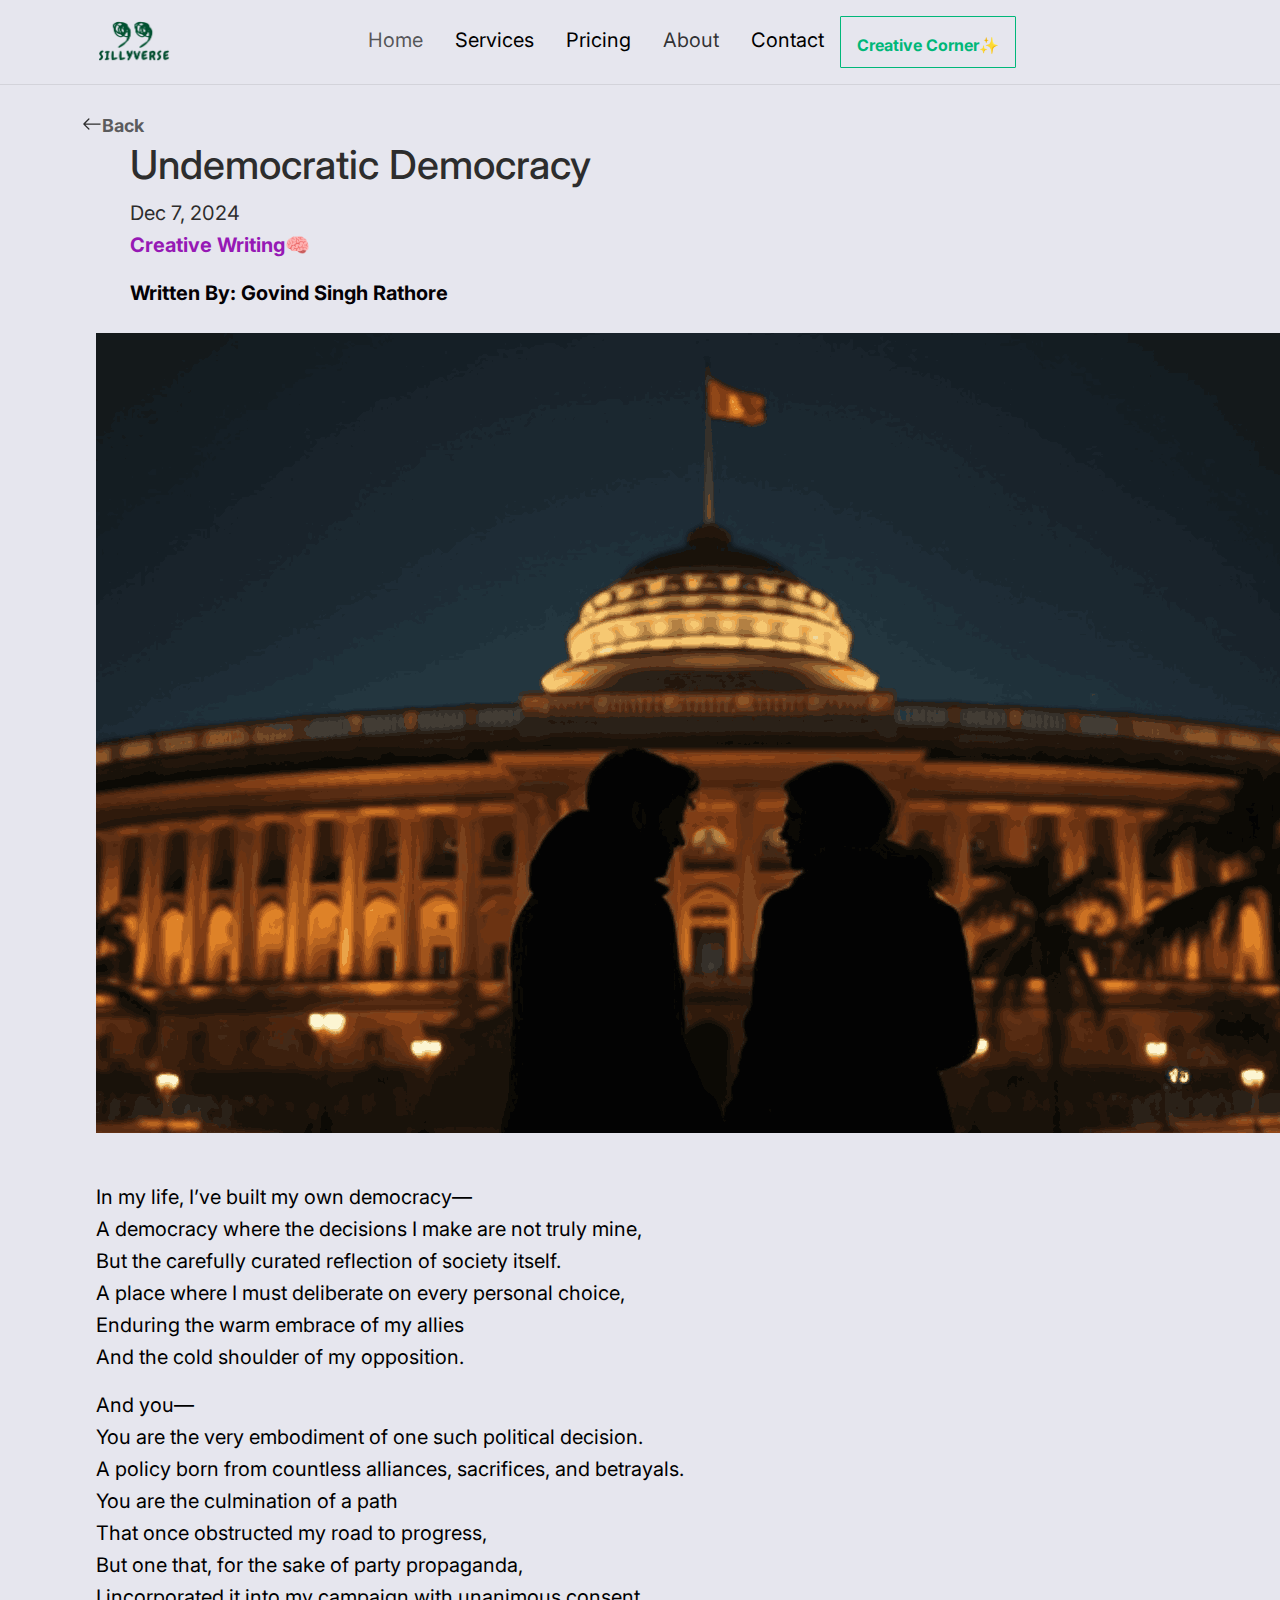
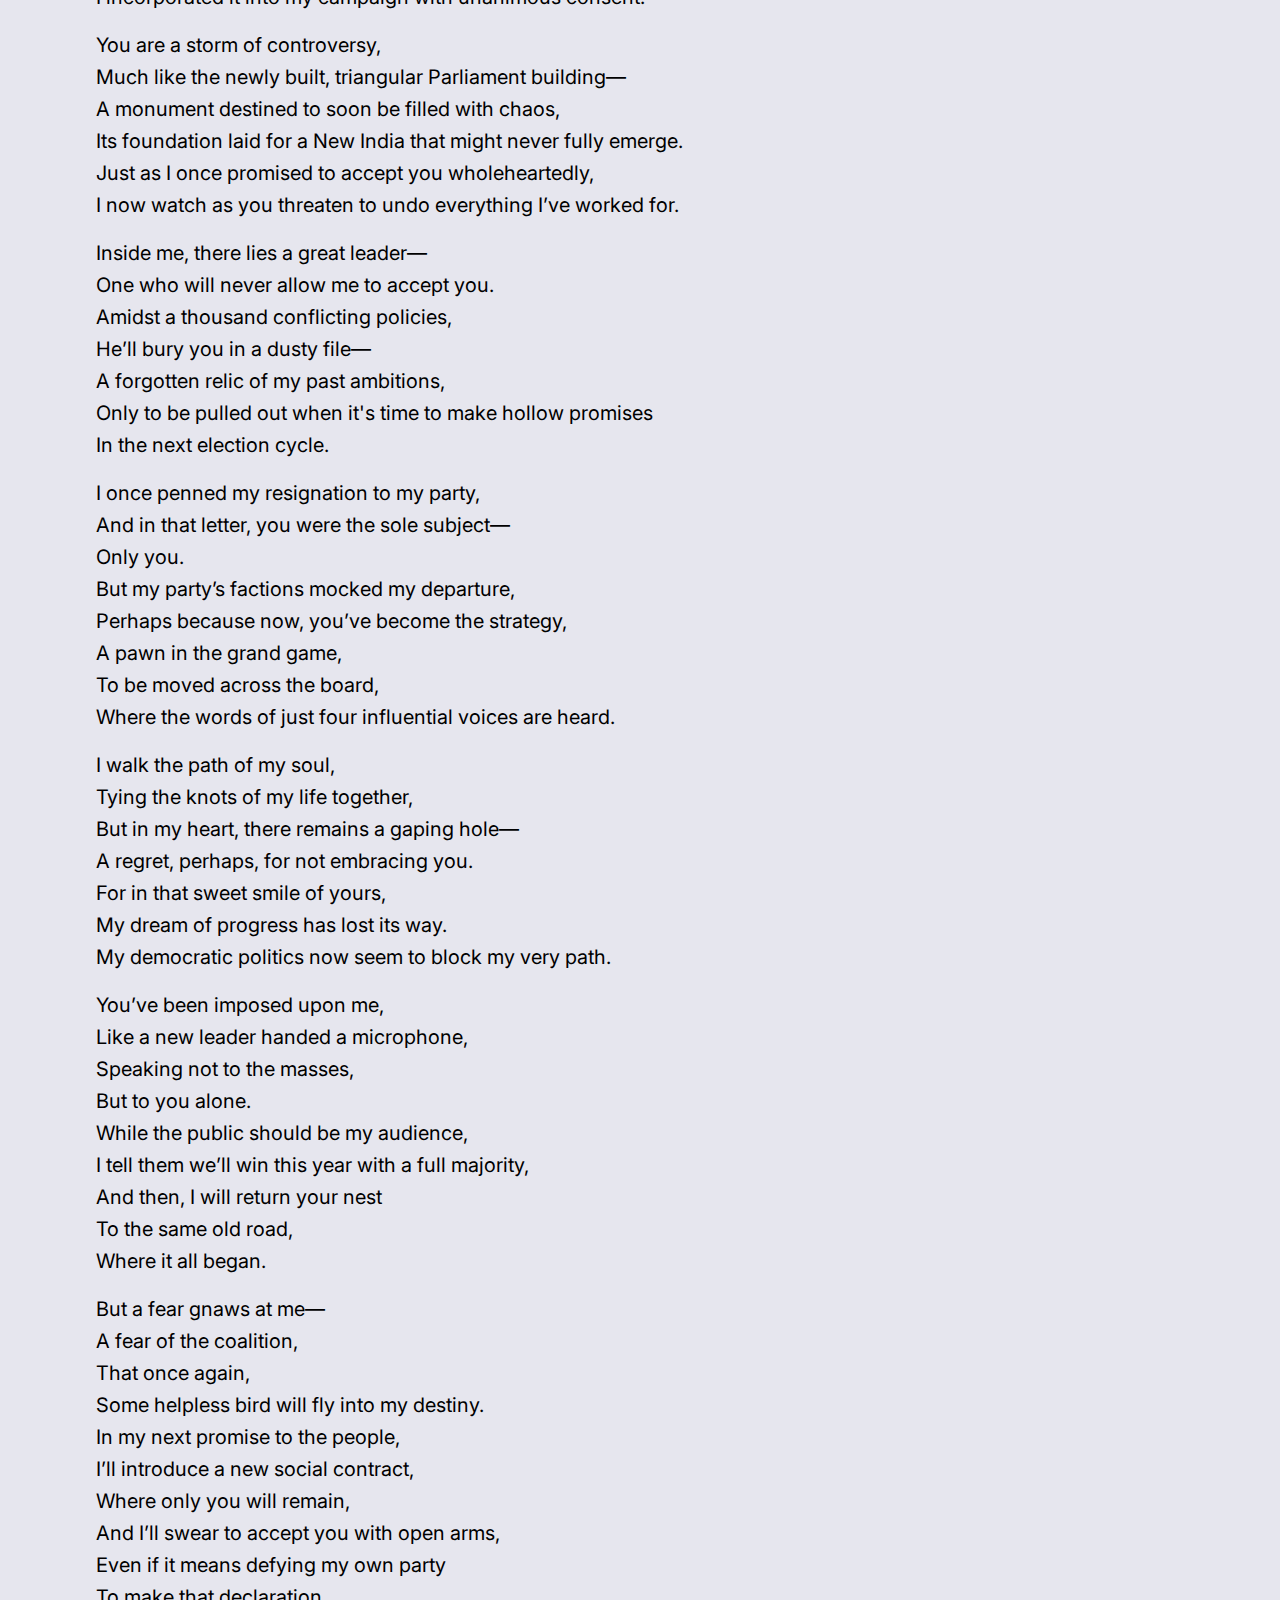
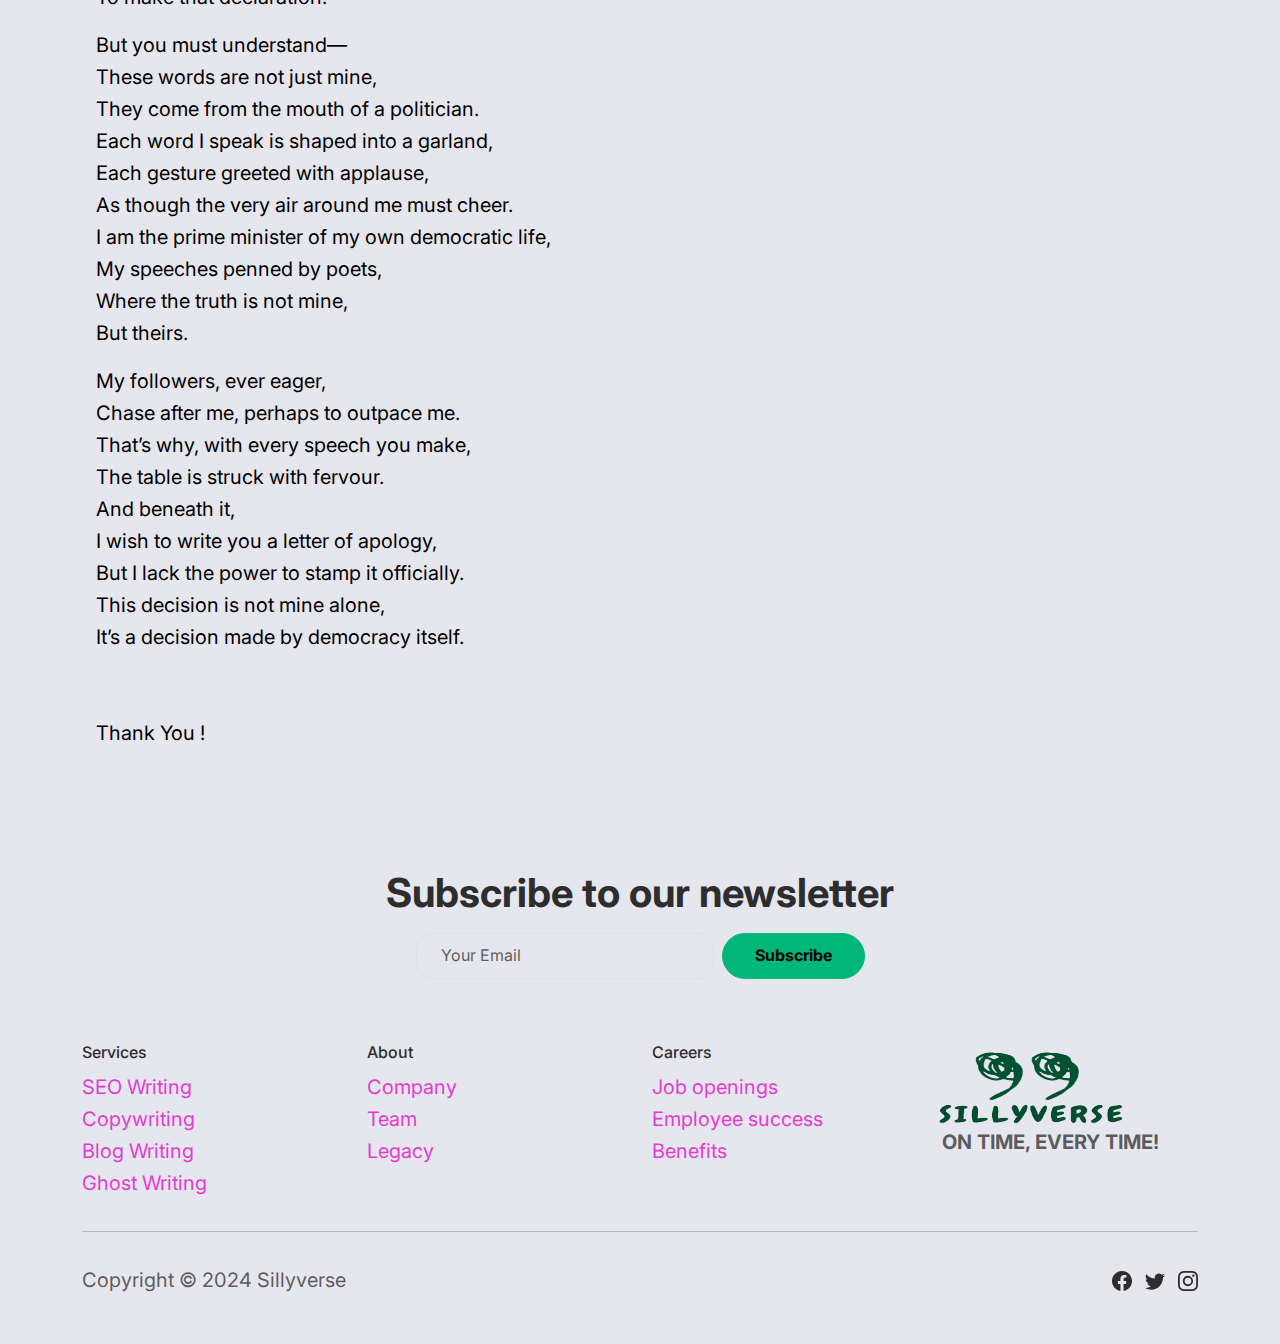
<file: Creative Corner/Democracy.html>
<!DOCTYPE html>
<html data-bs-theme="light" lang="en">

<head>
    <meta charset="utf-8">
    <meta name="viewport" content="width=device-width, initial-scale=1.0, shrink-to-fit=no">
    <title>Undemocratic Democracy</title>
    <link rel="canonical" href="https://sillyverse.me/Creative Corner/Democracy.html">
    <meta property="og:url" content="https://sillyverse.me/Creative Corner/Democracy.html">
    <meta name="description" content="In my life, I’ve built my own democracy— A democracy where the decisions...

">
    <meta property="og:image" content="https://sillyverse.me/assets/img/Denmocracy.png">
    <link rel="stylesheet" href="../assets/bootstrap/css/bootstrap.min.css">
    <link rel="stylesheet" href="https://fonts.googleapis.com/css?family=Inter:300italic,400italic,600italic,700italic,800italic,400,300,600,700,800&amp;display=swap">
    <link rel="stylesheet" href="../assets/css/bs-theme-overrides.css">
    <link rel="stylesheet" href="../assets/css/Features-Large-Icons-icons.css">
    <link rel="stylesheet" href="../assets/css/Hero-Clean-Reverse-images.css">
    <link rel="stylesheet" href="../assets/css/Pricing-Centered-badges.css">
</head>

<body style="font-size: 20px;">
    <nav class="navbar navbar-expand-md sticky-top navbar-shrink py-3" id="mainNav" style="background: rgb(230,230,238);">
        <div class="container"><a class="navbar-brand d-flex align-items-center" href="/"></a><img src="../assets/img/SILLYVERSE__4_-removebg-preview.png" width="72" height="41"><button data-bs-toggle="collapse" class="navbar-toggler" data-bs-target="#navcol-1"><span class="visually-hidden">Toggle navigation</span><span class="navbar-toggler-icon"></span></button>
            <div class="collapse navbar-collapse" id="navcol-1" style="background: #e6e6ee;">
                <ul class="navbar-nav mx-auto">
                    <li class="nav-item"><a class="nav-link" href="index.html">Home</a></li>
                    <li class="nav-item"><a class="nav-link active" href="services.html"><span style="font-weight: normal !important;">Services</span></a></li>
                    <li class="nav-item"></li>
                    <li class="nav-item"><a class="nav-link active" href="pricing.html"><span style="font-weight: normal !important;">Pricing</span></a></li>
                    <li class="nav-item"></li>
                    <li class="nav-item"><a class="nav-link active" href="about.html"><span style="font-weight: normal !important; color: var(--bs-nav-link-hover-color);">About</span></a></li>
                    <li class="nav-item"><a class="nav-link active" href="contacts.html"><span style="font-weight: normal !important;">Contact</span></a></li>
                    <li class="nav-item"><a class="nav-link active pt-3 mb-0 mt-0" href="Creative Corner/creative.html" style="color: rgb(0,183,121);font-size: initial;border-width: 1px;border-style: solid;border-radius: 1px;box-shadow: inset 0px 0px rgb(7,42,31);"><span style="color: rgb(0, 183, 121);">Creative Corner✨</span></a></li>
                    <li class="nav-item"></li>
                </ul><a href="#"></a><span class="navbar-text"></span>
            </div>
        </div>
    </nav>
    <div class="container mt-4 mb-4"><svg xmlns="http://www.w3.org/2000/svg" width="1em" height="1em" fill="currentColor" viewBox="0 0 16 16" class="bi bi-arrow-left mb-1">
            <path fill-rule="evenodd" d="M15 8a.5.5 0 0 0-.5-.5H2.707l3.147-3.146a.5.5 0 1 0-.708-.708l-4 4a.5.5 0 0 0 0 .708l4 4a.5.5 0 0 0 .708-.708L2.707 8.5H14.5A.5.5 0 0 0 15 8"></path>
        </svg><a href="creative.html" style="font-size: 18px;"><strong>Back</strong></a>
        <h1 class="ms-5" style="text-align: left;">Undemocratic Democracy</h1><time datetime="2024-12-07" class="ms-5">Dec 7, 2024</time>
        <p class="ms-5"><strong><span style="color: rgb(150, 25, 181);">Creative Writing🧠</span></strong></p>
        <p class="ms-5"><strong><span style="color: rgb(4, 1, 4);">Written By: Govind Singh Rathore</span></strong></p>
    </div><img class="ms-5 ps-5 mb-5 mt-0 pe-5 me-5" src="../assets/img/Denmocracy.png">
    <p class="ms-5 ps-5 me-5 pe-5"><span style="color: rgb(0, 0, 0); background-color: transparent;">In my life, I’ve built my own democracy—&nbsp;&nbsp;</span><br><span style="color: rgb(0, 0, 0); background-color: transparent;">A democracy where the decisions I make are not truly mine,&nbsp;&nbsp;</span><br><span style="color: rgb(0, 0, 0); background-color: transparent;">But the carefully curated reflection of society itself.&nbsp;&nbsp;</span><br><span style="color: rgb(0, 0, 0); background-color: transparent;">A place where I must deliberate on every personal choice,&nbsp;&nbsp;</span><br><span style="color: rgb(0, 0, 0); background-color: transparent;">Enduring the warm embrace of my allies&nbsp;&nbsp;</span><br><span style="color: rgb(0, 0, 0); background-color: transparent;">And the cold shoulder of my opposition.</span></p>
    <p class="ms-5 ps-5 me-5 pe-5"><span style="color: rgb(0, 0, 0); background-color: transparent;">And you—&nbsp;&nbsp;</span><br><span style="color: rgb(0, 0, 0); background-color: transparent;">You are the very embodiment of one such political decision.&nbsp;&nbsp;</span><br><span style="color: rgb(0, 0, 0); background-color: transparent;">A policy born from countless alliances, sacrifices, and betrayals.&nbsp;&nbsp;</span><br><span style="color: rgb(0, 0, 0); background-color: transparent;">You are the culmination of a path&nbsp;&nbsp;</span><br><span style="color: rgb(0, 0, 0); background-color: transparent;">That once obstructed my road to progress,&nbsp;&nbsp;</span><br><span style="color: rgb(0, 0, 0); background-color: transparent;">But one that, for the sake of party propaganda,&nbsp;&nbsp;</span><br><span style="color: rgb(0, 0, 0); background-color: transparent;">I incorporated it into my campaign with unanimous consent.</span></p>
    <p class="ms-5 ps-5 me-5 pe-5"><span style="color: rgb(0, 0, 0); background-color: transparent;">You are a storm of controversy,&nbsp;&nbsp;</span><br><span style="color: rgb(0, 0, 0); background-color: transparent;">Much like the newly built, triangular Parliament building—&nbsp;&nbsp;</span><br><span style="color: rgb(0, 0, 0); background-color: transparent;">A monument destined to soon be filled with chaos,&nbsp;&nbsp;</span><br><span style="color: rgb(0, 0, 0); background-color: transparent;">Its foundation laid for a New India that might never fully emerge.&nbsp;&nbsp;</span><br><span style="color: rgb(0, 0, 0); background-color: transparent;">Just as I once promised to accept you wholeheartedly,&nbsp;&nbsp;</span><br><span style="color: rgb(0, 0, 0); background-color: transparent;">I now watch as you threaten to undo everything I’ve worked for.</span></p>
    <p class="ms-5 ps-5 me-5 pe-5"><span style="color: rgb(0, 0, 0); background-color: transparent;">Inside me, there lies a great leader—&nbsp;&nbsp;</span><br><span style="color: rgb(0, 0, 0); background-color: transparent;">One who will never allow me to accept you.&nbsp;&nbsp;</span><br><span style="color: rgb(0, 0, 0); background-color: transparent;">Amidst a thousand conflicting policies,&nbsp;&nbsp;</span><br><span style="color: rgb(0, 0, 0); background-color: transparent;">He’ll bury you in a dusty file—&nbsp;&nbsp;</span><br><span style="color: rgb(0, 0, 0); background-color: transparent;">A forgotten relic of my past ambitions,&nbsp;&nbsp;</span><br><span style="color: rgb(0, 0, 0); background-color: transparent;">Only to be pulled out when it's time&nbsp;to make hollow promises&nbsp;&nbsp;</span><br><span style="color: rgb(0, 0, 0); background-color: transparent;">In the next election cycle.</span></p>
    <p class="ms-5 ps-5 me-5 pe-5"><span style="color: rgb(0, 0, 0); background-color: transparent;">I once penned my resignation to my party,&nbsp;&nbsp;</span><br><span style="color: rgb(0, 0, 0); background-color: transparent;">And in that letter, you were the sole subject—&nbsp;&nbsp;</span><br><span style="color: rgb(0, 0, 0); background-color: transparent;">Only you.&nbsp;&nbsp;</span><br><span style="color: rgb(0, 0, 0); background-color: transparent;">But my party’s factions mocked my departure,&nbsp;&nbsp;</span><br><span style="color: rgb(0, 0, 0); background-color: transparent;">Perhaps because now, you’ve become the strategy,&nbsp;&nbsp;</span><br><span style="color: rgb(0, 0, 0); background-color: transparent;">A pawn in the grand game,&nbsp;&nbsp;</span><br><span style="color: rgb(0, 0, 0); background-color: transparent;">To be moved across the board,&nbsp;&nbsp;</span><br><span style="color: rgb(0, 0, 0); background-color: transparent;">Where the words of just four influential voices are heard.</span></p>
    <p class="ms-5 ps-5 me-5 pe-5"><span style="color: rgb(0, 0, 0); background-color: transparent;">I walk the path of my soul,&nbsp;&nbsp;</span><br><span style="color: rgb(0, 0, 0); background-color: transparent;">Tying the knots of my life together,&nbsp;&nbsp;</span><br><span style="color: rgb(0, 0, 0); background-color: transparent;">But in my heart, there remains a gaping hole—&nbsp;&nbsp;</span><br><span style="color: rgb(0, 0, 0); background-color: transparent;">A regret, perhaps, for not embracing you.&nbsp;&nbsp;</span><br><span style="color: rgb(0, 0, 0); background-color: transparent;">For in that sweet smile of yours,&nbsp;&nbsp;</span><br><span style="color: rgb(0, 0, 0); background-color: transparent;">My dream of progress has lost its way.&nbsp;&nbsp;</span><br><span style="color: rgb(0, 0, 0); background-color: transparent;">My democratic politics now seem to block my very path.</span></p>
    <p class="ms-5 ps-5 me-5 pe-5"><span style="color: rgb(0, 0, 0); background-color: transparent;">You’ve been imposed upon me,&nbsp;&nbsp;</span><br><span style="color: rgb(0, 0, 0); background-color: transparent;">Like a new leader handed a microphone,&nbsp;&nbsp;</span><br><span style="color: rgb(0, 0, 0); background-color: transparent;">Speaking not to the masses,&nbsp;&nbsp;</span><br><span style="color: rgb(0, 0, 0); background-color: transparent;">But to you alone.&nbsp;&nbsp;</span><br><span style="color: rgb(0, 0, 0); background-color: transparent;">While the public should be my audience,&nbsp;&nbsp;</span><br><span style="color: rgb(0, 0, 0); background-color: transparent;">I tell them we’ll win this year with a full majority,&nbsp;&nbsp;</span><br><span style="color: rgb(0, 0, 0); background-color: transparent;">And then, I will return your nest&nbsp;&nbsp;</span><br><span style="color: rgb(0, 0, 0); background-color: transparent;">To the same old road,&nbsp;&nbsp;</span><br><span style="color: rgb(0, 0, 0); background-color: transparent;">Where it all began.</span></p>
    <p class="ms-5 ps-5 me-5 pe-5"><span style="color: rgb(0, 0, 0); background-color: transparent;">But a fear gnaws at me—&nbsp;&nbsp;</span><br><span style="color: rgb(0, 0, 0); background-color: transparent;">A fear of the coalition,&nbsp;&nbsp;</span><br><span style="color: rgb(0, 0, 0); background-color: transparent;">That once again,&nbsp;&nbsp;</span><br><span style="color: rgb(0, 0, 0); background-color: transparent;">Some helpless bird will fly into my destiny.&nbsp;&nbsp;</span><br><span style="color: rgb(0, 0, 0); background-color: transparent;">In my next promise to the people,&nbsp;&nbsp;</span><br><span style="color: rgb(0, 0, 0); background-color: transparent;">I’ll introduce a new social contract,&nbsp;&nbsp;</span><br><span style="color: rgb(0, 0, 0); background-color: transparent;">Where only you will remain,&nbsp;&nbsp;</span><br><span style="color: rgb(0, 0, 0); background-color: transparent;">And I’ll swear to accept you with open arms,&nbsp;&nbsp;</span><br><span style="color: rgb(0, 0, 0); background-color: transparent;">Even if it means defying my own party&nbsp;&nbsp;</span><br><span style="color: rgb(0, 0, 0); background-color: transparent;">To make that declaration.</span></p>
    <p class="ms-5 ps-5 me-5 pe-5"><span style="color: rgb(0, 0, 0); background-color: transparent;">But you must understand—&nbsp;&nbsp;</span><br><span style="color: rgb(0, 0, 0); background-color: transparent;">These words are not just mine,&nbsp;&nbsp;</span><br><span style="color: rgb(0, 0, 0); background-color: transparent;">They come from the mouth of a politician.&nbsp;</span><br><span style="color: rgb(0, 0, 0); background-color: transparent;">Each word I speak is shaped into a garland,&nbsp;&nbsp;</span><br><span style="color: rgb(0, 0, 0); background-color: transparent;">Each gesture greeted with applause,&nbsp;&nbsp;</span><br><span style="color: rgb(0, 0, 0); background-color: transparent;">As though the very air around me must cheer.&nbsp;&nbsp;</span><br><span style="color: rgb(0, 0, 0); background-color: transparent;">I am the prime minister of my own democratic life,&nbsp;&nbsp;</span><br><span style="color: rgb(0, 0, 0); background-color: transparent;">My speeches penned by poets,&nbsp;&nbsp;</span><br><span style="color: rgb(0, 0, 0); background-color: transparent;">Where the truth is not mine,&nbsp;&nbsp;</span><br><span style="color: rgb(0, 0, 0); background-color: transparent;">But theirs.</span></p>
    <p class="ms-5 ps-5 me-5 pe-5"><span style="color: rgb(0, 0, 0); background-color: transparent;">My followers, ever eager,&nbsp;&nbsp;</span><br><span style="color: rgb(0, 0, 0); background-color: transparent;">Chase after me, perhaps to outpace me.&nbsp;&nbsp;</span><br><span style="color: rgb(0, 0, 0); background-color: transparent;">That’s why, with every speech you make,&nbsp;&nbsp;</span><br><span style="color: rgb(0, 0, 0); background-color: transparent;">The table is struck with fervour.&nbsp;&nbsp;</span><br><span style="color: rgb(0, 0, 0); background-color: transparent;">And beneath it, </span><br><span style="color: rgb(0, 0, 0); background-color: transparent;">I wish to write you a letter of apology,&nbsp;&nbsp;</span><br><span style="color: rgb(0, 0, 0); background-color: transparent;">But I lack the power to stamp it officially.&nbsp;&nbsp;</span><br><span style="color: rgb(0, 0, 0); background-color: transparent;">This decision is not mine alone,&nbsp;&nbsp;</span><br><span style="color: rgb(0, 0, 0); background-color: transparent;">It’s a decision made by democracy itself.</span></p>
    <p class="ms-5 ps-5 me-5 pe-5 pb-5 mb-0"></p>
    <p class="ms-5 ps-5 me-5 pe-5 pb-4 mb-0"><span style="color: rgb(0, 0, 0);">Thank You !</span></p>
    <footer></footer>
    <footer>
        <div class="container py-4 py-lg-5 pt-0 mt-0">
            <section class="newsletter-subscribe py-4 py-xl-5 mt-0 pt-2 pb-5 mb-0">
                <div class="container">
                    <div class="row mb-2">
                        <div class="col-md-8 col-xl-6 text-center mx-auto">
                            <h2 class="display-6 fw-bold">Subscribe to our newsletter</h2>
                        </div>
                    </div>
                    <form class="d-flex justify-content-center flex-wrap" method="post">
                        <div class="mb-3"><input class="form-control" type="email" name="email" placeholder="Your Email"></div>
                        <div class="mb-3"><button class="btn btn-primary ms-2" type="submit">Subscribe </button></div>
                    </form>
                </div>
            </section>
            <div class="row justify-content-center">
                <div class="col-sm-4 col-md-3 text-center text-lg-start d-flex flex-column item">
                    <h3 class="fs-6">Services</h3>
                    <ul class="list-unstyled">
                        <li><a class="link-secondary" href="#">SEO Writing</a></li>
                        <li><a class="link-secondary" href="#">Copywriting</a></li>
                        <li><a class="link-secondary" href="#">Blog Writing</a></li>
                        <li><span style="color: rgb(227, 60, 211);">Ghost Writing</span></li>
                    </ul>
                </div>
                <div class="col-sm-4 col-md-3 text-center text-lg-start d-flex flex-column item">
                    <h3 class="fs-6">About</h3>
                    <ul class="list-unstyled">
                        <li><a class="link-secondary" href="#">Company</a></li>
                        <li><a class="link-secondary" href="#">Team</a></li>
                        <li><a class="link-secondary" href="#">Legacy</a></li>
                    </ul>
                </div>
                <div class="col-sm-4 col-md-3 text-center text-lg-start d-flex flex-column item">
                    <h3 class="fs-6">Careers</h3>
                    <ul class="list-unstyled">
                        <li><a class="link-secondary" href="#">Job openings</a></li>
                        <li><a class="link-secondary" href="#">Employee success</a></li>
                        <li><a class="link-secondary" href="#">Benefits</a></li>
                    </ul>
                </div>
                <div class="col-lg-3 text-center text-lg-start d-flex flex-column align-items-center order-first align-items-lg-start order-lg-last item social">
                    <div class="fw-bold d-flex align-items-center mb-2"></div><img src="../assets/img/SILLYVERSE__4_-removebg-preview.png" width="188" height="75">
                    <p class="text-muted copyright"><strong>&nbsp;ON TIME, EVERY TIME!</strong></p>
                </div>
            </div>
            <hr>
            <div class="d-flex justify-content-between align-items-center pt-3">
                <p class="text-muted mb-0">Copyright © 2024 Sillyverse</p>
                <ul class="list-inline mb-0">
                    <li class="list-inline-item"><svg xmlns="http://www.w3.org/2000/svg" width="1em" height="1em" fill="currentColor" viewBox="0 0 16 16" class="bi bi-facebook">
                            <path d="M16 8.049c0-4.446-3.582-8.05-8-8.05C3.58 0-.002 3.603-.002 8.05c0 4.017 2.926 7.347 6.75 7.951v-5.625h-2.03V8.05H6.75V6.275c0-2.017 1.195-3.131 3.022-3.131.876 0 1.791.157 1.791.157v1.98h-1.009c-.993 0-1.303.621-1.303 1.258v1.51h2.218l-.354 2.326H9.25V16c3.824-.604 6.75-3.934 6.75-7.951"></path>
                        </svg></li>
                    <li class="list-inline-item"><svg xmlns="http://www.w3.org/2000/svg" width="1em" height="1em" fill="currentColor" viewBox="0 0 16 16" class="bi bi-twitter">
                            <path d="M5.026 15c6.038 0 9.341-5.003 9.341-9.334 0-.14 0-.282-.006-.422A6.685 6.685 0 0 0 16 3.542a6.658 6.658 0 0 1-1.889.518 3.301 3.301 0 0 0 1.447-1.817 6.533 6.533 0 0 1-2.087.793A3.286 3.286 0 0 0 7.875 6.03a9.325 9.325 0 0 1-6.767-3.429 3.289 3.289 0 0 0 1.018 4.382A3.323 3.323 0 0 1 .64 6.575v.045a3.288 3.288 0 0 0 2.632 3.218 3.203 3.203 0 0 1-.865.115 3.23 3.23 0 0 1-.614-.057 3.283 3.283 0 0 0 3.067 2.277A6.588 6.588 0 0 1 .78 13.58a6.32 6.32 0 0 1-.78-.045A9.344 9.344 0 0 0 5.026 15"></path>
                        </svg></li>
                    <li class="list-inline-item"><svg xmlns="http://www.w3.org/2000/svg" width="1em" height="1em" fill="currentColor" viewBox="0 0 16 16" class="bi bi-instagram">
                            <path d="M8 0C5.829 0 5.556.01 4.703.048 3.85.088 3.269.222 2.76.42a3.917 3.917 0 0 0-1.417.923A3.927 3.927 0 0 0 .42 2.76C.222 3.268.087 3.85.048 4.7.01 5.555 0 5.827 0 8.001c0 2.172.01 2.444.048 3.297.04.852.174 1.433.372 1.942.205.526.478.972.923 1.417.444.445.89.719 1.416.923.51.198 1.09.333 1.942.372C5.555 15.99 5.827 16 8 16s2.444-.01 3.298-.048c.851-.04 1.434-.174 1.943-.372a3.916 3.916 0 0 0 1.416-.923c.445-.445.718-.891.923-1.417.197-.509.332-1.09.372-1.942C15.99 10.445 16 10.173 16 8s-.01-2.445-.048-3.299c-.04-.851-.175-1.433-.372-1.941a3.926 3.926 0 0 0-.923-1.417A3.911 3.911 0 0 0 13.24.42c-.51-.198-1.092-.333-1.943-.372C10.443.01 10.172 0 7.998 0h.003zm-.717 1.442h.718c2.136 0 2.389.007 3.232.046.78.035 1.204.166 1.486.275.373.145.64.319.92.599.28.28.453.546.598.92.11.281.24.705.275 1.485.039.843.047 1.096.047 3.231s-.008 2.389-.047 3.232c-.035.78-.166 1.203-.275 1.485a2.47 2.47 0 0 1-.599.919c-.28.28-.546.453-.92.598-.28.11-.704.24-1.485.276-.843.038-1.096.047-3.232.047s-2.39-.009-3.233-.047c-.78-.036-1.203-.166-1.485-.276a2.478 2.478 0 0 1-.92-.598 2.48 2.48 0 0 1-.6-.92c-.109-.281-.24-.705-.275-1.485-.038-.843-.046-1.096-.046-3.233 0-2.136.008-2.388.046-3.231.036-.78.166-1.204.276-1.486.145-.373.319-.64.599-.92.28-.28.546-.453.92-.598.282-.11.705-.24 1.485-.276.738-.034 1.024-.044 2.515-.045v.002zm4.988 1.328a.96.96 0 1 0 0 1.92.96.96 0 0 0 0-1.92zm-4.27 1.122a4.109 4.109 0 1 0 0 8.217 4.109 4.109 0 0 0 0-8.217zm0 1.441a2.667 2.667 0 1 1 0 5.334 2.667 2.667 0 0 1 0-5.334"></path>
                        </svg></li>
                </ul>
            </div>
        </div>
    </footer>
    <script src="../assets/bootstrap/js/bootstrap.min.js"></script>
    <script src="../assets/js/bs-init.js"></script>
    <script src="../assets/js/bold-and-bright.js"></script>
</body>

</html>
</file>
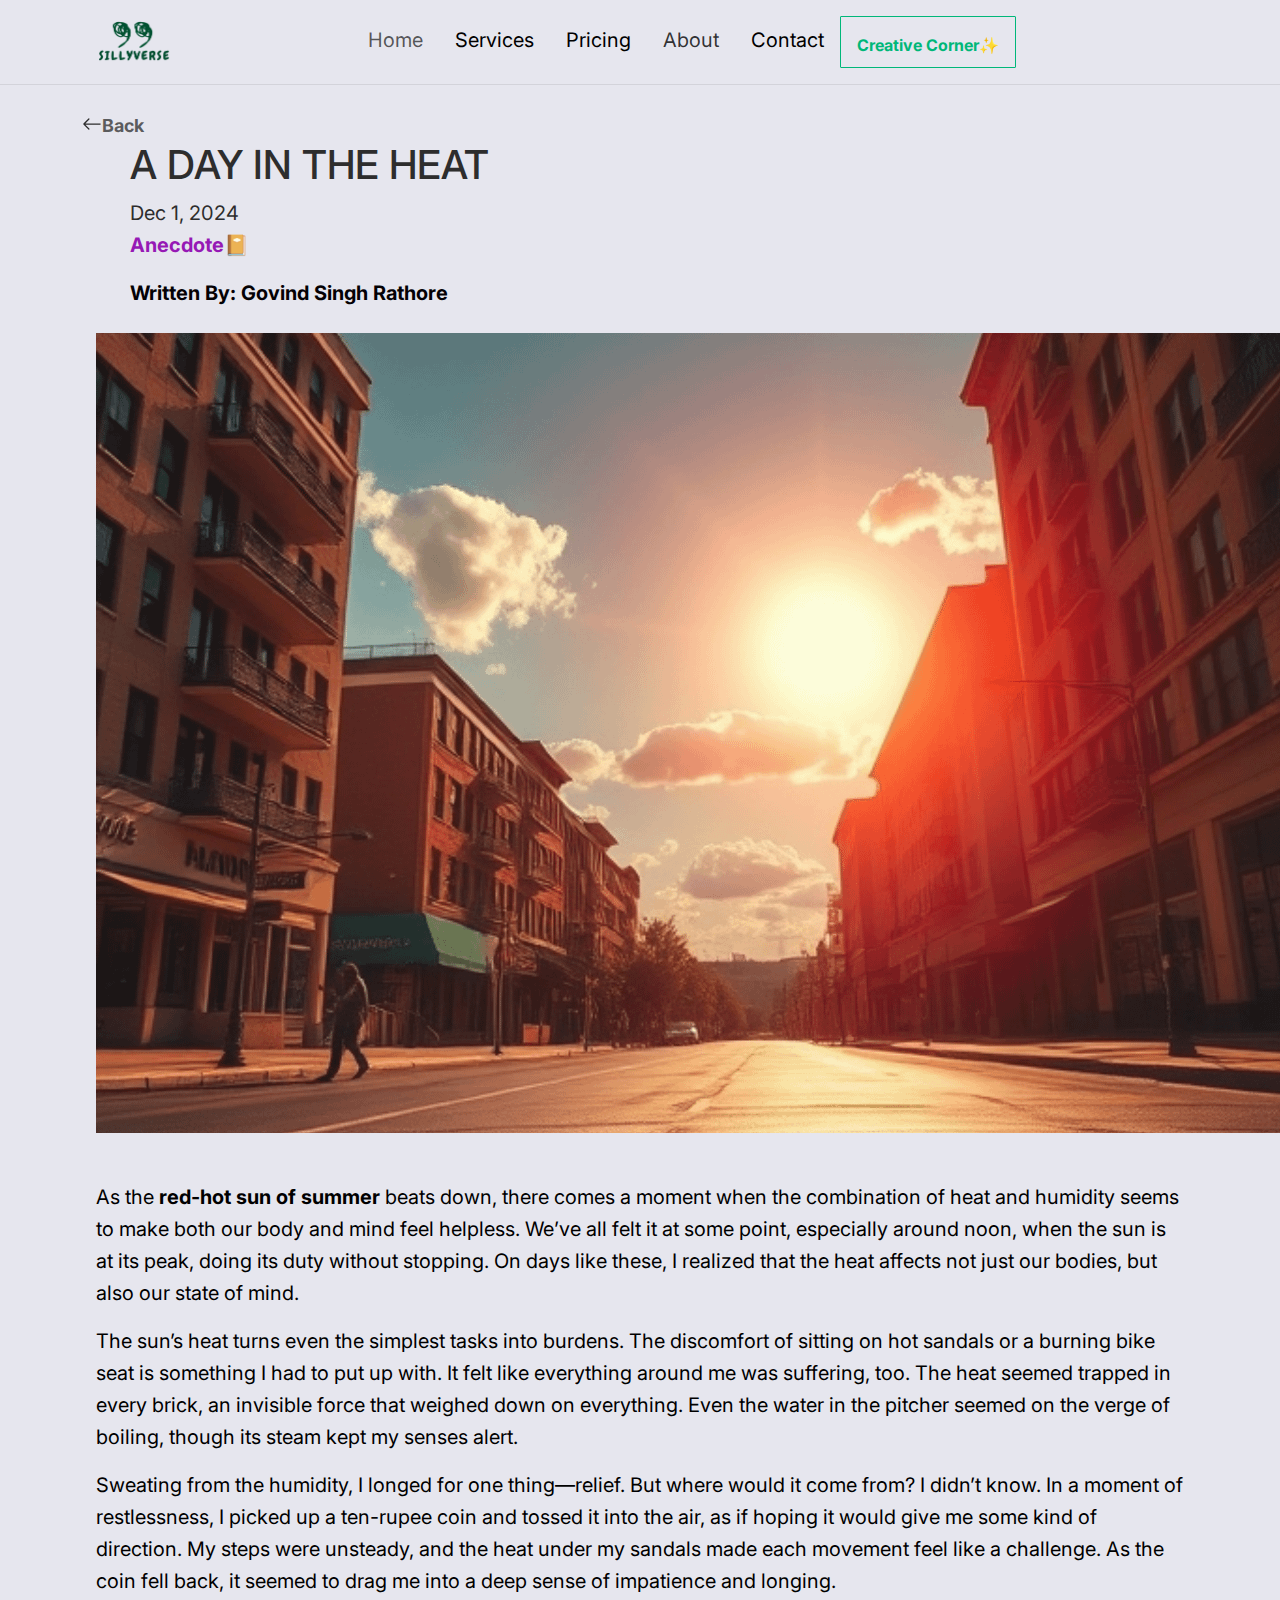
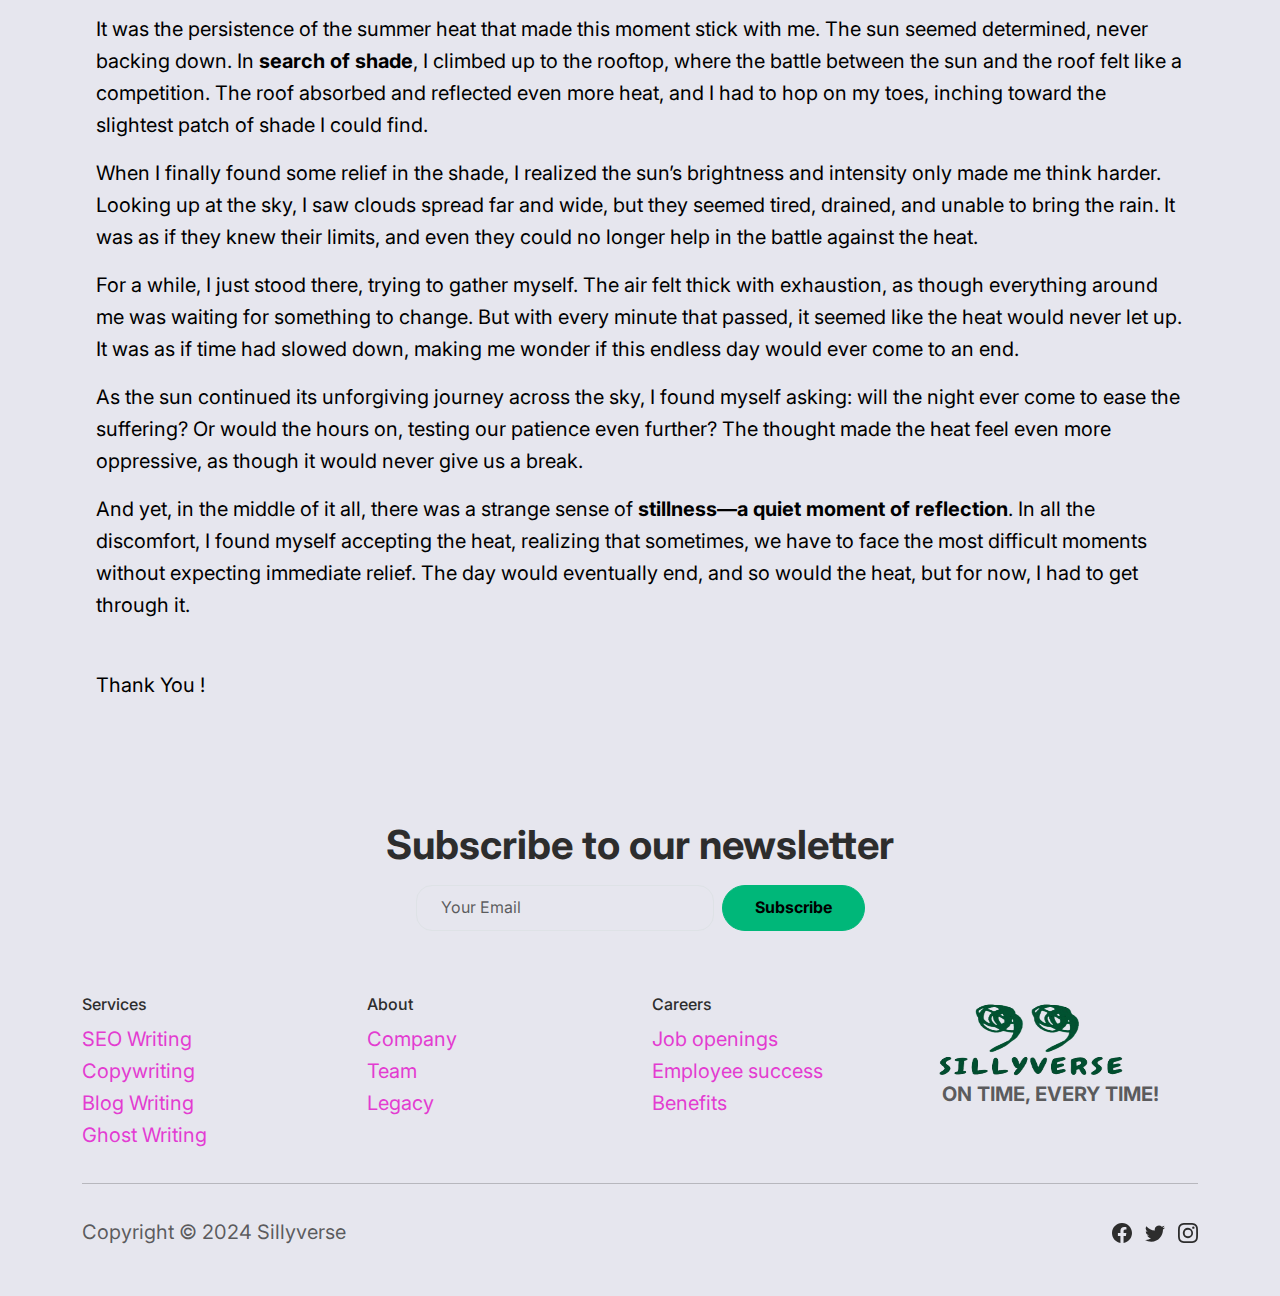
<file: Creative Corner/Heat.html>
<!DOCTYPE html>
<html data-bs-theme="light" lang="en">

<head>
    <meta charset="utf-8">
    <meta name="viewport" content="width=device-width, initial-scale=1.0, shrink-to-fit=no">
    <title>A DAY IN THE HEAT</title>
    <link rel="canonical" href="https://sillyverse.me/Creative Corner/Heat.html">
    <meta property="og:url" content="https://sillyverse.me/Creative Corner/Heat.html">
    <meta name="description" content="As the red-hot sun of summer beats down, there comes a moment when...">
    <meta property="og:image" content="https://sillyverse.me/assets/img/Heat.png">
    <link rel="stylesheet" href="../assets/bootstrap/css/bootstrap.min.css">
    <link rel="stylesheet" href="https://fonts.googleapis.com/css?family=Inter:300italic,400italic,600italic,700italic,800italic,400,300,600,700,800&amp;display=swap">
    <link rel="stylesheet" href="../assets/css/bs-theme-overrides.css">
    <link rel="stylesheet" href="../assets/css/Features-Large-Icons-icons.css">
    <link rel="stylesheet" href="../assets/css/Hero-Clean-Reverse-images.css">
    <link rel="stylesheet" href="../assets/css/Pricing-Centered-badges.css">
</head>

<body style="font-size: 20px;">
    <nav class="navbar navbar-expand-md sticky-top navbar-shrink py-3" id="mainNav" style="background: rgb(230,230,238);">
        <div class="container"><a class="navbar-brand d-flex align-items-center" href="/"></a><img src="../assets/img/SILLYVERSE__4_-removebg-preview.png" width="72" height="41"><button data-bs-toggle="collapse" class="navbar-toggler" data-bs-target="#navcol-1"><span class="visually-hidden">Toggle navigation</span><span class="navbar-toggler-icon"></span></button>
            <div class="collapse navbar-collapse" id="navcol-1" style="background: #e6e6ee;">
                <ul class="navbar-nav mx-auto">
                    <li class="nav-item"><a class="nav-link" href="index.html">Home</a></li>
                    <li class="nav-item"><a class="nav-link active" href="services.html"><span style="font-weight: normal !important;">Services</span></a></li>
                    <li class="nav-item"></li>
                    <li class="nav-item"><a class="nav-link active" href="pricing.html"><span style="font-weight: normal !important;">Pricing</span></a></li>
                    <li class="nav-item"></li>
                    <li class="nav-item"><a class="nav-link active" href="about.html"><span style="font-weight: normal !important; color: var(--bs-nav-link-hover-color);">About</span></a></li>
                    <li class="nav-item"><a class="nav-link active" href="contacts.html"><span style="font-weight: normal !important;">Contact</span></a></li>
                    <li class="nav-item"><a class="nav-link active pt-3 mb-0 mt-0" href="Creative Corner/creative.html" style="color: rgb(0,183,121);font-size: initial;border-width: 1px;border-style: solid;border-radius: 1px;box-shadow: inset 0px 0px rgb(7,42,31);"><span style="color: rgb(0, 183, 121);">Creative Corner✨</span></a></li>
                    <li class="nav-item"></li>
                </ul><a href="#"></a><span class="navbar-text"></span>
            </div>
        </div>
    </nav>
    <div class="container mt-4 mb-4"><svg xmlns="http://www.w3.org/2000/svg" width="1em" height="1em" fill="currentColor" viewBox="0 0 16 16" class="bi bi-arrow-left mb-1">
            <path fill-rule="evenodd" d="M15 8a.5.5 0 0 0-.5-.5H2.707l3.147-3.146a.5.5 0 1 0-.708-.708l-4 4a.5.5 0 0 0 0 .708l4 4a.5.5 0 0 0 .708-.708L2.707 8.5H14.5A.5.5 0 0 0 15 8"></path>
        </svg><a href="creative.html" style="font-size: 18px;"><strong>Back</strong></a>
        <h1 class="ms-5" style="text-align: left;">A DAY IN THE HEAT</h1><time datetime="2024-12-01" class="ms-5">Dec 1, 2024</time>
        <p class="ms-5"><strong><span style="color: rgb(150, 25, 181);">Anecdote📔</span></strong></p>
        <p class="ms-5"><strong><span style="color: rgb(4, 1, 4);">Written By: Govind Singh Rathore</span></strong></p>
    </div><img class="ms-5 ps-5 mb-5 mt-0" src="../assets/img/Heat.png">
    <p class="ms-5 ps-5 me-5 pe-5"><span style="color: rgb(0, 0, 0); background-color: transparent;">As the </span><strong><span style="color: rgb(0, 0, 0); background-color: transparent;">red-hot sun of summer</span></strong><span style="color: rgb(0, 0, 0); background-color: transparent;"> beats down, there comes a moment when the combination of heat and humidity seems to make both our body and mind feel helpless. We’ve all felt it at some point, especially around noon, when the sun is at its peak, doing its duty without stopping. On days like these, I realized that the heat affects not just our bodies, but also our state of mind.</span></p>
    <p class="ms-5 ps-5 me-5 pe-5"><span style="color: rgb(0, 0, 0); background-color: transparent;">The sun’s heat turns even the simplest tasks into burdens. The discomfort of sitting on hot sandals or a burning bike seat is something I had to put up with. It felt like everything around me was suffering, too. The heat seemed trapped in every brick, an invisible force that weighed down on everything. Even the water in the pitcher seemed on the verge of boiling, though its steam kept my senses alert.</span></p>
    <p class="ms-5 ps-5 me-5 pe-5"><span style="color: rgb(0, 0, 0); background-color: transparent;">Sweating from the humidity, I longed for one thing—relief. But where would it come from? I didn’t know. In a moment of restlessness, I picked up a ten-rupee coin and tossed it into the air, as if hoping it would give me some kind of direction. My steps were unsteady, and the heat under my sandals made each movement feel like a challenge. As the coin fell back, it seemed to drag me into a deep sense of impatience and longing.</span></p>
    <p class="ms-5 ps-5 me-5 pe-5"><span style="color: rgb(0, 0, 0); background-color: transparent;">It was the persistence of the summer heat that made this moment stick with me. The sun seemed determined, never backing down. In</span><strong><span style="color: rgb(0, 0, 0); background-color: transparent;"> search of shade</span></strong><span style="color: rgb(0, 0, 0); background-color: transparent;">, I climbed up to the rooftop, where the battle between the sun and the roof felt like a competition. The roof absorbed and reflected even more heat, and I had to hop on my toes, inching toward the slightest patch of shade I could find.</span></p>
    <p class="ms-5 ps-5 me-5 pe-5"><span style="color: rgb(0, 0, 0); background-color: transparent;">When I finally found some relief in the shade, I realized the sun’s brightness and intensity only made me think harder. Looking up at the sky, I saw clouds spread far and wide, but they seemed tired, drained, and unable to bring the rain. It was as if they knew their limits, and even they could no longer help in the battle against the heat.</span></p>
    <p class="ms-5 ps-5 me-5 pe-5"><span style="color: rgb(0, 0, 0); background-color: transparent;">For a while, I just stood there, trying to gather myself. The air felt thick with exhaustion, as though everything around me was waiting for something to change. But with every minute that passed, it seemed like the heat would never let up. It was as if time had slowed down, making me wonder if this endless day would ever come to an end.</span></p>
    <p class="ms-5 ps-5 me-5 pe-5"><span style="color: rgb(0, 0, 0); background-color: transparent;">As the sun continued its unforgiving journey across the sky, I found myself asking: will the night ever come to ease the suffering? Or would the hours on, testing our patience even further? The thought made the heat feel even more oppressive, as though it would never give us a break.</span></p>
    <p class="ms-5 ps-5 me-5 pe-5 pb-5 mb-0"><span style="color: rgb(0, 0, 0); background-color: transparent;">And yet, in the middle of it all, there was a strange sense of </span><strong><span style="color: rgb(0, 0, 0); background-color: transparent;">stillness—a quiet moment of reflection</span></strong><span style="color: rgb(0, 0, 0); background-color: transparent;">. In all the discomfort, I found myself accepting the heat, realizing that sometimes, we have to face the most difficult moments without expecting immediate relief. The day would eventually end, and so would the heat, but for now, I had to get through it.</span></p>
    <p class="ms-5 ps-5 me-5 pe-5 pb-4 mb-0"><span style="color: rgb(0, 0, 0);">Thank You !</span></p>
    <footer></footer>
    <footer>
        <div class="container py-4 py-lg-5 pt-0 mt-0">
            <section class="newsletter-subscribe py-4 py-xl-5 mt-0 pt-2 pb-5 mb-0">
                <div class="container">
                    <div class="row mb-2">
                        <div class="col-md-8 col-xl-6 text-center mx-auto">
                            <h2 class="display-6 fw-bold">Subscribe to our newsletter</h2>
                        </div>
                    </div>
                    <form class="d-flex justify-content-center flex-wrap" method="post">
                        <div class="mb-3"><input class="form-control" type="email" name="email" placeholder="Your Email"></div>
                        <div class="mb-3"><button class="btn btn-primary ms-2" type="submit">Subscribe </button></div>
                    </form>
                </div>
            </section>
            <div class="row justify-content-center">
                <div class="col-sm-4 col-md-3 text-center text-lg-start d-flex flex-column item">
                    <h3 class="fs-6">Services</h3>
                    <ul class="list-unstyled">
                        <li><a class="link-secondary" href="#">SEO Writing</a></li>
                        <li><a class="link-secondary" href="#">Copywriting</a></li>
                        <li><a class="link-secondary" href="#">Blog Writing</a></li>
                        <li><span style="color: rgb(227, 60, 211);">Ghost Writing</span></li>
                    </ul>
                </div>
                <div class="col-sm-4 col-md-3 text-center text-lg-start d-flex flex-column item">
                    <h3 class="fs-6">About</h3>
                    <ul class="list-unstyled">
                        <li><a class="link-secondary" href="#">Company</a></li>
                        <li><a class="link-secondary" href="#">Team</a></li>
                        <li><a class="link-secondary" href="#">Legacy</a></li>
                    </ul>
                </div>
                <div class="col-sm-4 col-md-3 text-center text-lg-start d-flex flex-column item">
                    <h3 class="fs-6">Careers</h3>
                    <ul class="list-unstyled">
                        <li><a class="link-secondary" href="#">Job openings</a></li>
                        <li><a class="link-secondary" href="#">Employee success</a></li>
                        <li><a class="link-secondary" href="#">Benefits</a></li>
                    </ul>
                </div>
                <div class="col-lg-3 text-center text-lg-start d-flex flex-column align-items-center order-first align-items-lg-start order-lg-last item social">
                    <div class="fw-bold d-flex align-items-center mb-2"></div><img src="../assets/img/SILLYVERSE__4_-removebg-preview.png" width="188" height="75">
                    <p class="text-muted copyright"><strong>&nbsp;ON TIME, EVERY TIME!</strong></p>
                </div>
            </div>
            <hr>
            <div class="d-flex justify-content-between align-items-center pt-3">
                <p class="text-muted mb-0">Copyright © 2024 Sillyverse</p>
                <ul class="list-inline mb-0">
                    <li class="list-inline-item"><svg xmlns="http://www.w3.org/2000/svg" width="1em" height="1em" fill="currentColor" viewBox="0 0 16 16" class="bi bi-facebook">
                            <path d="M16 8.049c0-4.446-3.582-8.05-8-8.05C3.58 0-.002 3.603-.002 8.05c0 4.017 2.926 7.347 6.75 7.951v-5.625h-2.03V8.05H6.75V6.275c0-2.017 1.195-3.131 3.022-3.131.876 0 1.791.157 1.791.157v1.98h-1.009c-.993 0-1.303.621-1.303 1.258v1.51h2.218l-.354 2.326H9.25V16c3.824-.604 6.75-3.934 6.75-7.951"></path>
                        </svg></li>
                    <li class="list-inline-item"><svg xmlns="http://www.w3.org/2000/svg" width="1em" height="1em" fill="currentColor" viewBox="0 0 16 16" class="bi bi-twitter">
                            <path d="M5.026 15c6.038 0 9.341-5.003 9.341-9.334 0-.14 0-.282-.006-.422A6.685 6.685 0 0 0 16 3.542a6.658 6.658 0 0 1-1.889.518 3.301 3.301 0 0 0 1.447-1.817 6.533 6.533 0 0 1-2.087.793A3.286 3.286 0 0 0 7.875 6.03a9.325 9.325 0 0 1-6.767-3.429 3.289 3.289 0 0 0 1.018 4.382A3.323 3.323 0 0 1 .64 6.575v.045a3.288 3.288 0 0 0 2.632 3.218 3.203 3.203 0 0 1-.865.115 3.23 3.23 0 0 1-.614-.057 3.283 3.283 0 0 0 3.067 2.277A6.588 6.588 0 0 1 .78 13.58a6.32 6.32 0 0 1-.78-.045A9.344 9.344 0 0 0 5.026 15"></path>
                        </svg></li>
                    <li class="list-inline-item"><svg xmlns="http://www.w3.org/2000/svg" width="1em" height="1em" fill="currentColor" viewBox="0 0 16 16" class="bi bi-instagram">
                            <path d="M8 0C5.829 0 5.556.01 4.703.048 3.85.088 3.269.222 2.76.42a3.917 3.917 0 0 0-1.417.923A3.927 3.927 0 0 0 .42 2.76C.222 3.268.087 3.85.048 4.7.01 5.555 0 5.827 0 8.001c0 2.172.01 2.444.048 3.297.04.852.174 1.433.372 1.942.205.526.478.972.923 1.417.444.445.89.719 1.416.923.51.198 1.09.333 1.942.372C5.555 15.99 5.827 16 8 16s2.444-.01 3.298-.048c.851-.04 1.434-.174 1.943-.372a3.916 3.916 0 0 0 1.416-.923c.445-.445.718-.891.923-1.417.197-.509.332-1.09.372-1.942C15.99 10.445 16 10.173 16 8s-.01-2.445-.048-3.299c-.04-.851-.175-1.433-.372-1.941a3.926 3.926 0 0 0-.923-1.417A3.911 3.911 0 0 0 13.24.42c-.51-.198-1.092-.333-1.943-.372C10.443.01 10.172 0 7.998 0h.003zm-.717 1.442h.718c2.136 0 2.389.007 3.232.046.78.035 1.204.166 1.486.275.373.145.64.319.92.599.28.28.453.546.598.92.11.281.24.705.275 1.485.039.843.047 1.096.047 3.231s-.008 2.389-.047 3.232c-.035.78-.166 1.203-.275 1.485a2.47 2.47 0 0 1-.599.919c-.28.28-.546.453-.92.598-.28.11-.704.24-1.485.276-.843.038-1.096.047-3.232.047s-2.39-.009-3.233-.047c-.78-.036-1.203-.166-1.485-.276a2.478 2.478 0 0 1-.92-.598 2.48 2.48 0 0 1-.6-.92c-.109-.281-.24-.705-.275-1.485-.038-.843-.046-1.096-.046-3.233 0-2.136.008-2.388.046-3.231.036-.78.166-1.204.276-1.486.145-.373.319-.64.599-.92.28-.28.546-.453.92-.598.282-.11.705-.24 1.485-.276.738-.034 1.024-.044 2.515-.045v.002zm4.988 1.328a.96.96 0 1 0 0 1.92.96.96 0 0 0 0-1.92zm-4.27 1.122a4.109 4.109 0 1 0 0 8.217 4.109 4.109 0 0 0 0-8.217zm0 1.441a2.667 2.667 0 1 1 0 5.334 2.667 2.667 0 0 1 0-5.334"></path>
                        </svg></li>
                </ul>
            </div>
        </div>
    </footer>
    <script src="../assets/bootstrap/js/bootstrap.min.js"></script>
    <script src="../assets/js/bs-init.js"></script>
    <script src="../assets/js/bold-and-bright.js"></script>
</body>

</html>
</file>
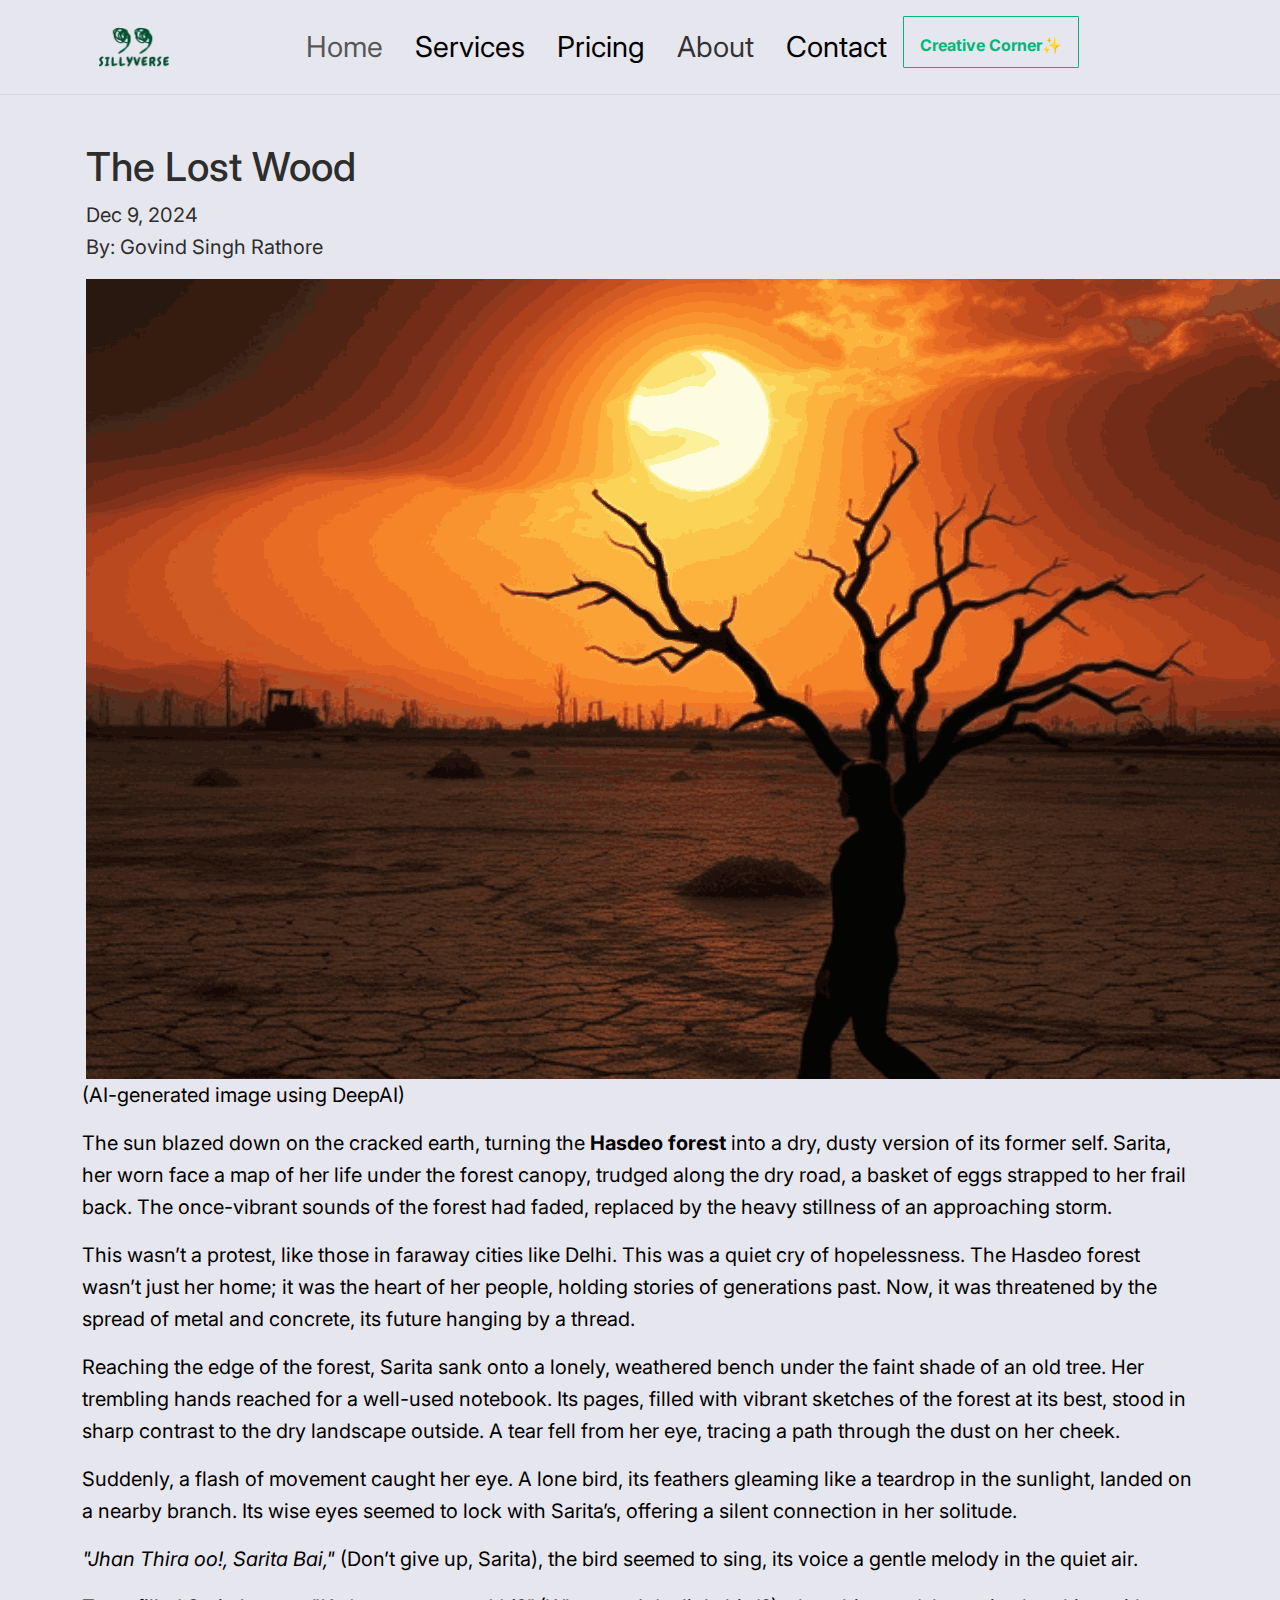
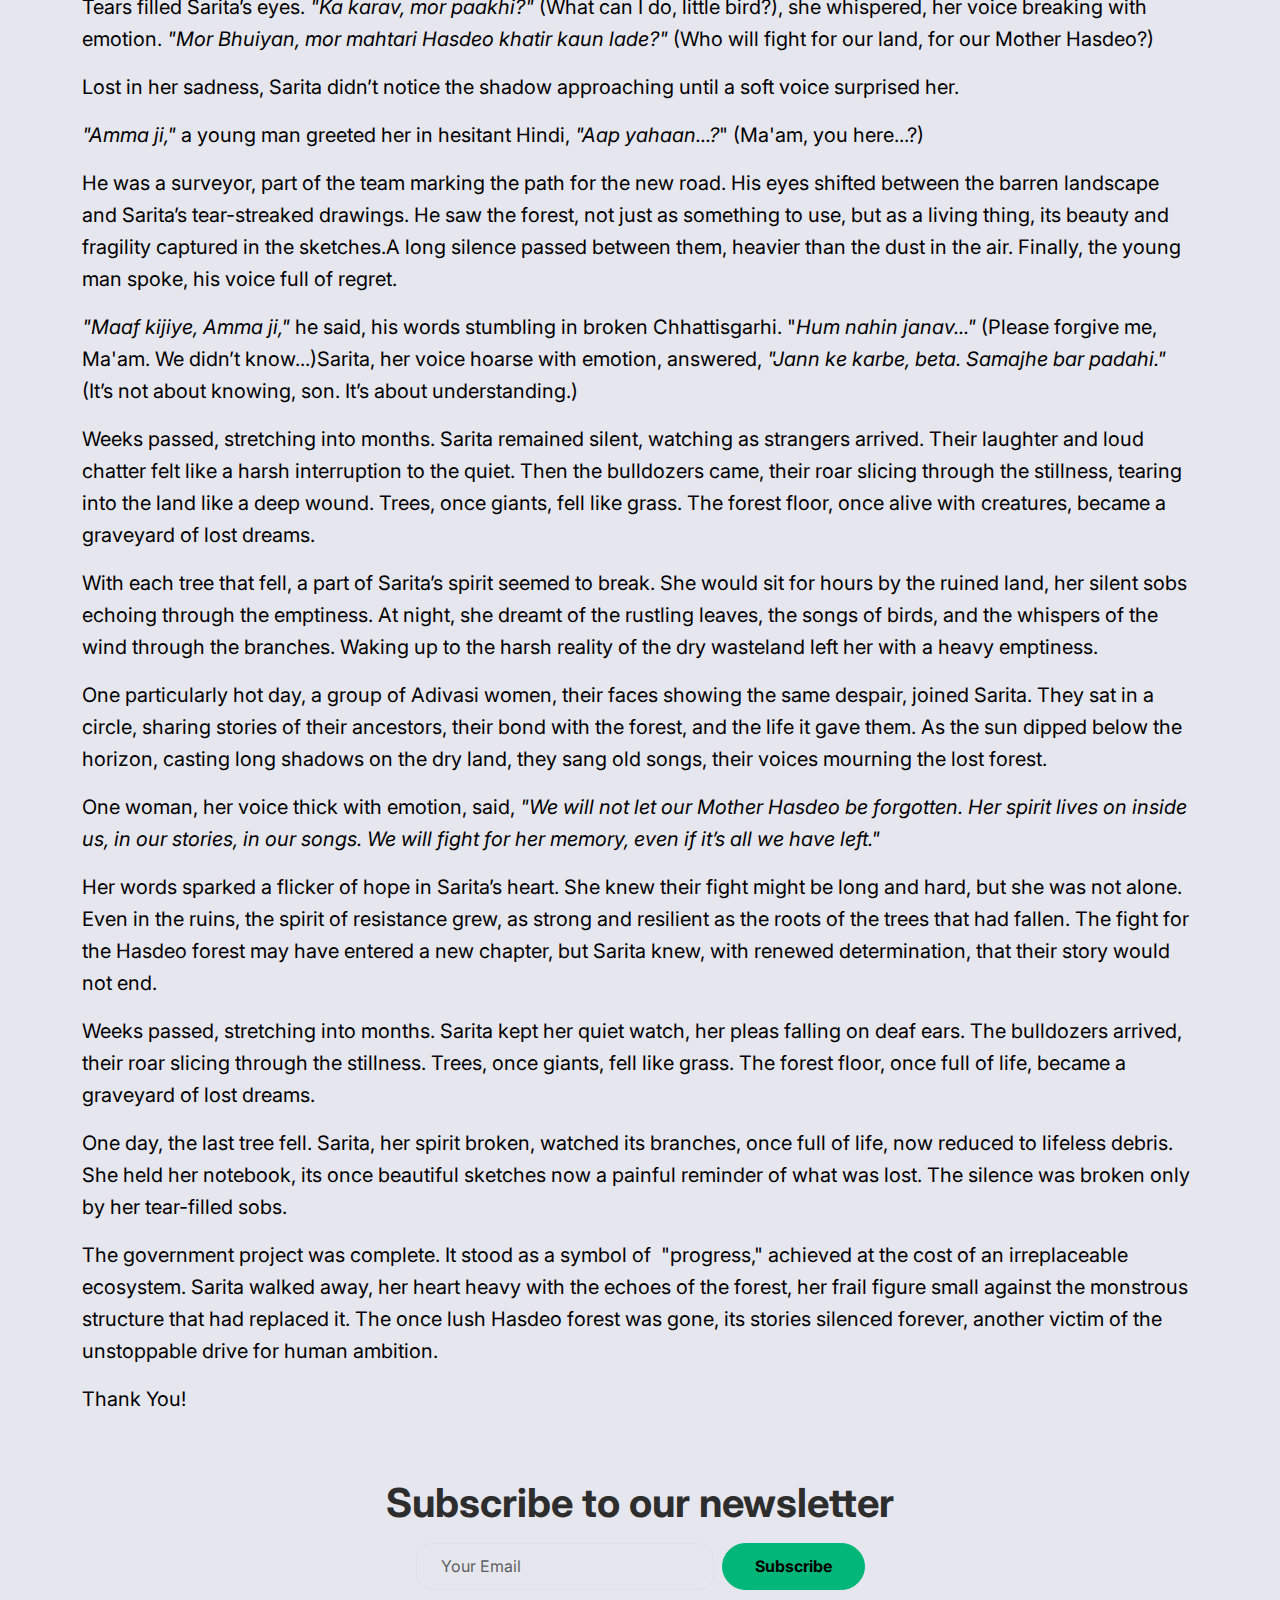
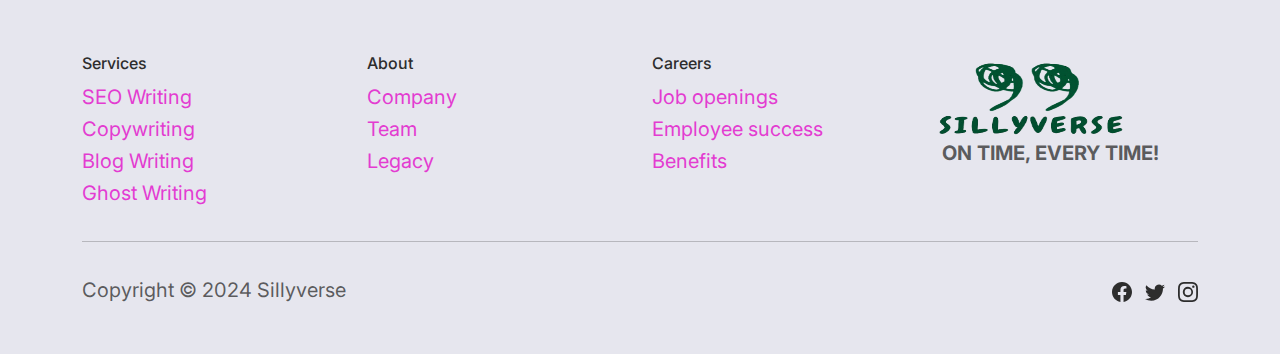
<file: Creative Corner/Lost wood.html>
<!DOCTYPE html>
<html data-bs-theme="light" lang="en">

<head>
    <meta charset="utf-8">
    <meta name="viewport" content="width=device-width, initial-scale=1.0, shrink-to-fit=no">
    <title>The Lost Wood</title>
    <link rel="canonical" href="https://sillyverse.me/Creative Corner/Lost wood.html">
    <meta property="og:url" content="https://sillyverse.me/Creative Corner/Lost wood.html">
    <meta name="description" content="The sun blazed down on the cracked earth, turning the Hasdeo forest into a dry, dusty version of its former self...">
    <meta property="og:image" content="https://sillyverse.me/assets/img/Barren land.png">
    <link rel="stylesheet" href="../assets/bootstrap/css/bootstrap.min.css">
    <link rel="stylesheet" href="https://fonts.googleapis.com/css?family=Inter:300italic,400italic,600italic,700italic,800italic,400,300,600,700,800&amp;display=swap">
    <link rel="stylesheet" href="../assets/css/bs-theme-overrides.css">
    <link rel="stylesheet" href="../assets/css/Features-Large-Icons-icons.css">
    <link rel="stylesheet" href="../assets/css/Hero-Clean-Reverse-images.css">
    <link rel="stylesheet" href="../assets/css/Pricing-Centered-badges.css">
</head>

<body>
    <nav class="navbar navbar-expand-md sticky-top navbar-shrink py-3" id="mainNav" style="background: rgb(230,230,238);">
        <div class="container"><a class="navbar-brand d-flex align-items-center" href="/"></a><img src="../assets/img/SILLYVERSE__4_-removebg-preview.png" width="72" height="41"><button data-bs-toggle="collapse" class="navbar-toggler" data-bs-target="#navcol-1"><span class="visually-hidden">Toggle navigation</span><span class="navbar-toggler-icon"></span></button>
            <div class="collapse navbar-collapse" id="navcol-1" style="background: #e6e6ee;">
                <ul class="navbar-nav mx-auto">
                    <li class="nav-item"><a class="nav-link" href="index.html">Home</a></li>
                    <li class="nav-item"><a class="nav-link active" href="services.html"><span style="font-weight: normal !important;">Services</span></a></li>
                    <li class="nav-item"></li>
                    <li class="nav-item"><a class="nav-link active" href="pricing.html"><span style="font-weight: normal !important;">Pricing</span></a></li>
                    <li class="nav-item"></li>
                    <li class="nav-item"><a class="nav-link active" href="about.html"><span style="font-weight: normal !important; color: var(--bs-nav-link-hover-color);">About</span></a></li>
                    <li class="nav-item"><a class="nav-link active" href="contacts.html"><span style="font-weight: normal !important;">Contact</span></a></li>
                    <li class="nav-item"><a class="nav-link active pt-3 mb-0 mt-0" href="Creative Corner/creative.html" style="color: rgb(0,183,121);font-size: initial;border-width: 1px;border-style: solid;border-radius: 1px;box-shadow: inset 0px 0px rgb(7,42,31);"><span style="color: rgb(0, 183, 121);">Creative Corner✨</span></a></li>
                    <li class="nav-item"></li>
                </ul><a href="#"></a><span class="navbar-text"></span>
            </div>
        </div>
    </nav>
    <footer>
        <div class="container py-4 py-lg-5 pt-0 mt-0" style="font-size: 20px;">
            <h1 class="ms-1">The Lost Wood</h1><time datetime="2024-12-09" class="ms-1">Dec 9, 2024</time>
            <p class="mt-0 ms-1">By: Govind Singh Rathore</p><img class="ps-0 ms-1" src="../assets/img/Barren%20land.png">
            <p class="mt-0"><span style="color: rgb(0, 0, 0); background-color: transparent;">(AI-generated image using DeepAI)</span></p>
            <p class="mt-1 pt-0"><span style="color: rgb(0, 0, 0); background-color: transparent;">The sun blazed down on the cracked earth, turning the </span><strong><span style="color: rgb(0, 0, 0); background-color: transparent;">Hasdeo forest</span></strong><span style="color: rgb(0, 0, 0); background-color: transparent;"> into a dry, dusty version of its former self. Sarita, her worn face a map of her life under the forest canopy, trudged along the dry road, a basket of eggs strapped to her frail back. The once-vibrant sounds of the forest had faded, replaced by the heavy stillness of an approaching storm.</span></p>
            <p class="mt-1 pt-0"><span style="color: rgb(0, 0, 0); background-color: transparent;">This wasn’t a protest, like those in faraway cities like Delhi. This was a quiet cry of hopelessness. The Hasdeo forest wasn’t just her home; it was the heart of her people, holding stories of generations past. Now, it was threatened by the spread of metal and concrete, its future hanging by a thread.</span></p>
            <p class="mt-1 pt-0"><span style="color: rgb(0, 0, 0); background-color: transparent;">Reaching the edge of the forest, Sarita sank onto a lonely, weathered bench under the faint shade of an old tree. Her trembling hands reached for a well-used notebook. Its pages, filled with vibrant sketches of the forest at its best, stood in sharp contrast to the dry landscape outside. A tear fell from her eye, tracing a path through the dust on her cheek.</span></p>
            <p class="mt-1 pt-0"><span style="color: rgb(0, 0, 0); background-color: transparent;">Suddenly, a flash of movement caught her eye. A lone bird, its feathers gleaming like a teardrop in the sunlight, landed on a nearby branch. Its wise eyes seemed to lock with Sarita’s, offering a silent connection in her solitude.</span></p>
            <p class="mt-1 pt-0"><em><span style="color: rgb(0, 0, 0); background-color: transparent;">"Jhan Thira oo!, Sarita Bai,"</span></em><span style="color: rgb(0, 0, 0); background-color: transparent;"> (Don’t give up, Sarita), the bird seemed to sing, its voice a gentle melody in the quiet air.</span></p>
            <p class="mt-1 pt-0"><span style="color: rgb(0, 0, 0); background-color: transparent;">Tears filled Sarita’s eyes. </span><em><span style="color: rgb(0, 0, 0); background-color: transparent;">"Ka karav, mor paakhi?"</span></em><span style="color: rgb(0, 0, 0); background-color: transparent;"> (What can I do, little bird?), she whispered, her voice breaking with emotion.</span><em><span style="color: rgb(0, 0, 0); background-color: transparent;"> "Mor Bhuiyan, mor mahtari Hasdeo khatir kaun lade?"</span></em><span style="color: rgb(0, 0, 0); background-color: transparent;"> (Who will fight for our land, for our Mother Hasdeo?)</span></p>
            <p class="mt-1 pt-0"><span style="color: rgb(0, 0, 0); background-color: transparent;">Lost in her sadness, Sarita didn’t notice the shadow approaching until a soft voice surprised her.</span></p>
            <p class="mt-1 pt-0"><em><span style="color: rgb(0, 0, 0); background-color: transparent;">"Amma ji,"</span></em><span style="color: rgb(0, 0, 0); background-color: transparent;"> a young man greeted her in hesitant Hindi, </span><em><span style="color: rgb(0, 0, 0); background-color: transparent;">"Aap yahaan...?</span></em><span style="color: rgb(0, 0, 0); background-color: transparent;">" (Ma'am, you here...?)</span></p>
            <p class="mt-1 pt-0"><span style="color: rgb(0, 0, 0); background-color: transparent;">He was a surveyor, part of the team marking the path for the new road. His eyes shifted between the barren landscape and Sarita’s tear-streaked drawings. He saw the forest, not just as something to use, but as a living thing, its beauty and fragility captured in the sketches.A long silence passed between them, heavier than the dust in the air. Finally, the young man spoke, his voice full of regret.</span></p>
            <p class="mt-1 pt-0"><em><span style="color: rgb(0, 0, 0); background-color: transparent;">"Maaf kijiye, Amma ji,"</span></em><span style="color: rgb(0, 0, 0); background-color: transparent;"> he said, his words stumbling in broken Chhattisgarhi. "</span><em><span style="color: rgb(0, 0, 0); background-color: transparent;">Hum nahin janav..."</span></em><span style="color: rgb(0, 0, 0); background-color: transparent;"> (Please forgive me, Ma'am. We didn’t know...)Sarita, her voice hoarse with emotion, answered,</span><em><span style="color: rgb(0, 0, 0); background-color: transparent;"> "Jann ke karbe, beta. Samajhe bar padahi."</span></em><span style="color: rgb(0, 0, 0); background-color: transparent;"> (It’s not about knowing, son. It’s about understanding.)</span></p>
            <p class="mt-1 pt-0"><span style="color: rgb(0, 0, 0); background-color: transparent;">Weeks passed, stretching into months. Sarita remained silent, watching as strangers arrived. Their laughter and loud chatter felt like a harsh interruption to the quiet. Then the bulldozers came, their roar slicing through the stillness, tearing into the land like a deep wound. Trees, once giants, fell like grass. The forest floor, once alive with creatures, became a graveyard of lost dreams.</span></p>
            <p class="mt-1 pt-0"><span style="color: rgb(0, 0, 0); background-color: transparent;">With each tree that fell, a part of Sarita’s spirit seemed to break. She would sit for hours by the ruined land, her silent sobs echoing through the emptiness. At night, she dreamt of the rustling leaves, the songs of birds, and the whispers of the wind through the branches. Waking up to the harsh reality of the dry wasteland left her with a heavy emptiness.</span></p>
            <p class="mt-1 pt-0"><span style="color: rgb(0, 0, 0); background-color: transparent;">One particularly hot day, a group of Adivasi women, their faces showing the same despair, joined Sarita. They sat in a circle, sharing stories of their ancestors, their bond with the forest, and the life it gave them. As the sun dipped below the horizon, casting long shadows on the dry land, they sang old songs, their voices mourning the lost forest.</span></p>
            <p class="mt-1 pt-0"><span style="color: rgb(0, 0, 0); background-color: transparent;">One woman, her voice thick with emotion, said,</span><em><span style="color: rgb(0, 0, 0); background-color: transparent;"> "We will not let our Mother Hasdeo be forgotten. Her spirit lives on inside us, in our stories, in our songs. We will fight for her memory, even if it’s all we have left."</span></em></p>
            <p class="mt-1 pt-0"><span style="color: rgb(0, 0, 0); background-color: transparent;">Her words sparked a flicker of hope in Sarita’s heart. She knew their fight might be long and hard, but she was not alone. Even in the ruins, the spirit of resistance grew, as strong and resilient as the roots of the trees that had fallen. The fight for the Hasdeo forest may have entered a new chapter, but Sarita knew, with renewed determination, that their story would not end.</span></p>
            <p class="mt-1 pt-0"><span style="color: rgb(0, 0, 0); background-color: transparent;">Weeks passed, stretching into months. Sarita kept her quiet watch, her pleas falling on deaf ears. The bulldozers arrived, their roar slicing through the stillness. Trees, once giants, fell like grass. The forest floor, once full of life, became a graveyard of lost dreams.</span></p>
            <p class="mt-1 pt-0"><span style="color: rgb(0, 0, 0); background-color: transparent;">One day, the last tree fell. Sarita, her spirit broken, watched its branches, once full of life, now reduced to lifeless debris. She held her notebook, its once beautiful sketches now a painful reminder of what was lost. The silence was broken only by her tear-filled sobs.</span></p>
            <p class="mt-1 pt-0"><span style="color: rgb(0, 0, 0); background-color: transparent;">The government project was complete. It stood as a symbol of&nbsp; "progress," achieved at the cost of an irreplaceable ecosystem. Sarita walked away, her heart heavy with the echoes of the forest, her frail figure small against the monstrous structure that had replaced it. The once lush Hasdeo forest was gone, its stories silenced forever, another victim of the unstoppable drive for human ambition.</span></p>
            <p class="mt-1 pt-0"><span style="color: rgb(0, 0, 0);">Thank You!</span></p>
            <section class="newsletter-subscribe py-4 py-xl-5 mt-0 pt-2 pb-5 mb-0">
                <div class="container">
                    <div class="row mb-2">
                        <div class="col-md-8 col-xl-6 text-center mx-auto">
                            <h2 class="display-6 fw-bold">Subscribe to our newsletter</h2>
                        </div>
                    </div>
                    <form class="d-flex justify-content-center flex-wrap" method="post">
                        <div class="mb-3"><input class="form-control" type="email" name="email" placeholder="Your Email"></div>
                        <div class="mb-3"><button class="btn btn-primary ms-2" type="submit">Subscribe </button></div>
                    </form>
                </div>
            </section>
            <div class="row justify-content-center">
                <div class="col-sm-4 col-md-3 text-center text-lg-start d-flex flex-column item">
                    <h3 class="fs-6">Services</h3>
                    <ul class="list-unstyled">
                        <li><a class="link-secondary" href="#">SEO Writing</a></li>
                        <li><a class="link-secondary" href="#">Copywriting</a></li>
                        <li><a class="link-secondary" href="#">Blog Writing</a></li>
                        <li><span style="color: rgb(227, 60, 211);">Ghost Writing</span></li>
                    </ul>
                </div>
                <div class="col-sm-4 col-md-3 text-center text-lg-start d-flex flex-column item">
                    <h3 class="fs-6">About</h3>
                    <ul class="list-unstyled">
                        <li><a class="link-secondary" href="#">Company</a></li>
                        <li><a class="link-secondary" href="#">Team</a></li>
                        <li><a class="link-secondary" href="#">Legacy</a></li>
                    </ul>
                </div>
                <div class="col-sm-4 col-md-3 text-center text-lg-start d-flex flex-column item">
                    <h3 class="fs-6">Careers</h3>
                    <ul class="list-unstyled">
                        <li><a class="link-secondary" href="#">Job openings</a></li>
                        <li><a class="link-secondary" href="#">Employee success</a></li>
                        <li><a class="link-secondary" href="#">Benefits</a></li>
                    </ul>
                </div>
                <div class="col-lg-3 text-center text-lg-start d-flex flex-column align-items-center order-first align-items-lg-start order-lg-last item social">
                    <div class="fw-bold d-flex align-items-center mb-2"></div><img src="../assets/img/SILLYVERSE__4_-removebg-preview.png" width="188" height="75">
                    <p class="text-muted copyright"><strong>&nbsp;ON TIME, EVERY TIME!</strong></p>
                </div>
            </div>
            <hr>
            <div class="d-flex justify-content-between align-items-center pt-3">
                <p class="text-muted mb-0">Copyright © 2024 Sillyverse</p>
                <ul class="list-inline mb-0">
                    <li class="list-inline-item"><svg xmlns="http://www.w3.org/2000/svg" width="1em" height="1em" fill="currentColor" viewBox="0 0 16 16" class="bi bi-facebook">
                            <path d="M16 8.049c0-4.446-3.582-8.05-8-8.05C3.58 0-.002 3.603-.002 8.05c0 4.017 2.926 7.347 6.75 7.951v-5.625h-2.03V8.05H6.75V6.275c0-2.017 1.195-3.131 3.022-3.131.876 0 1.791.157 1.791.157v1.98h-1.009c-.993 0-1.303.621-1.303 1.258v1.51h2.218l-.354 2.326H9.25V16c3.824-.604 6.75-3.934 6.75-7.951"></path>
                        </svg></li>
                    <li class="list-inline-item"><svg xmlns="http://www.w3.org/2000/svg" width="1em" height="1em" fill="currentColor" viewBox="0 0 16 16" class="bi bi-twitter">
                            <path d="M5.026 15c6.038 0 9.341-5.003 9.341-9.334 0-.14 0-.282-.006-.422A6.685 6.685 0 0 0 16 3.542a6.658 6.658 0 0 1-1.889.518 3.301 3.301 0 0 0 1.447-1.817 6.533 6.533 0 0 1-2.087.793A3.286 3.286 0 0 0 7.875 6.03a9.325 9.325 0 0 1-6.767-3.429 3.289 3.289 0 0 0 1.018 4.382A3.323 3.323 0 0 1 .64 6.575v.045a3.288 3.288 0 0 0 2.632 3.218 3.203 3.203 0 0 1-.865.115 3.23 3.23 0 0 1-.614-.057 3.283 3.283 0 0 0 3.067 2.277A6.588 6.588 0 0 1 .78 13.58a6.32 6.32 0 0 1-.78-.045A9.344 9.344 0 0 0 5.026 15"></path>
                        </svg></li>
                    <li class="list-inline-item"><svg xmlns="http://www.w3.org/2000/svg" width="1em" height="1em" fill="currentColor" viewBox="0 0 16 16" class="bi bi-instagram">
                            <path d="M8 0C5.829 0 5.556.01 4.703.048 3.85.088 3.269.222 2.76.42a3.917 3.917 0 0 0-1.417.923A3.927 3.927 0 0 0 .42 2.76C.222 3.268.087 3.85.048 4.7.01 5.555 0 5.827 0 8.001c0 2.172.01 2.444.048 3.297.04.852.174 1.433.372 1.942.205.526.478.972.923 1.417.444.445.89.719 1.416.923.51.198 1.09.333 1.942.372C5.555 15.99 5.827 16 8 16s2.444-.01 3.298-.048c.851-.04 1.434-.174 1.943-.372a3.916 3.916 0 0 0 1.416-.923c.445-.445.718-.891.923-1.417.197-.509.332-1.09.372-1.942C15.99 10.445 16 10.173 16 8s-.01-2.445-.048-3.299c-.04-.851-.175-1.433-.372-1.941a3.926 3.926 0 0 0-.923-1.417A3.911 3.911 0 0 0 13.24.42c-.51-.198-1.092-.333-1.943-.372C10.443.01 10.172 0 7.998 0h.003zm-.717 1.442h.718c2.136 0 2.389.007 3.232.046.78.035 1.204.166 1.486.275.373.145.64.319.92.599.28.28.453.546.598.92.11.281.24.705.275 1.485.039.843.047 1.096.047 3.231s-.008 2.389-.047 3.232c-.035.78-.166 1.203-.275 1.485a2.47 2.47 0 0 1-.599.919c-.28.28-.546.453-.92.598-.28.11-.704.24-1.485.276-.843.038-1.096.047-3.232.047s-2.39-.009-3.233-.047c-.78-.036-1.203-.166-1.485-.276a2.478 2.478 0 0 1-.92-.598 2.48 2.48 0 0 1-.6-.92c-.109-.281-.24-.705-.275-1.485-.038-.843-.046-1.096-.046-3.233 0-2.136.008-2.388.046-3.231.036-.78.166-1.204.276-1.486.145-.373.319-.64.599-.92.28-.28.546-.453.92-.598.282-.11.705-.24 1.485-.276.738-.034 1.024-.044 2.515-.045v.002zm4.988 1.328a.96.96 0 1 0 0 1.92.96.96 0 0 0 0-1.92zm-4.27 1.122a4.109 4.109 0 1 0 0 8.217 4.109 4.109 0 0 0 0-8.217zm0 1.441a2.667 2.667 0 1 1 0 5.334 2.667 2.667 0 0 1 0-5.334"></path>
                        </svg></li>
                </ul>
            </div>
        </div>
    </footer>
    <footer></footer>
    <script src="../assets/bootstrap/js/bootstrap.min.js"></script>
    <script src="../assets/js/bs-init.js"></script>
    <script src="../assets/js/bold-and-bright.js"></script>
</body>

</html>
</file>
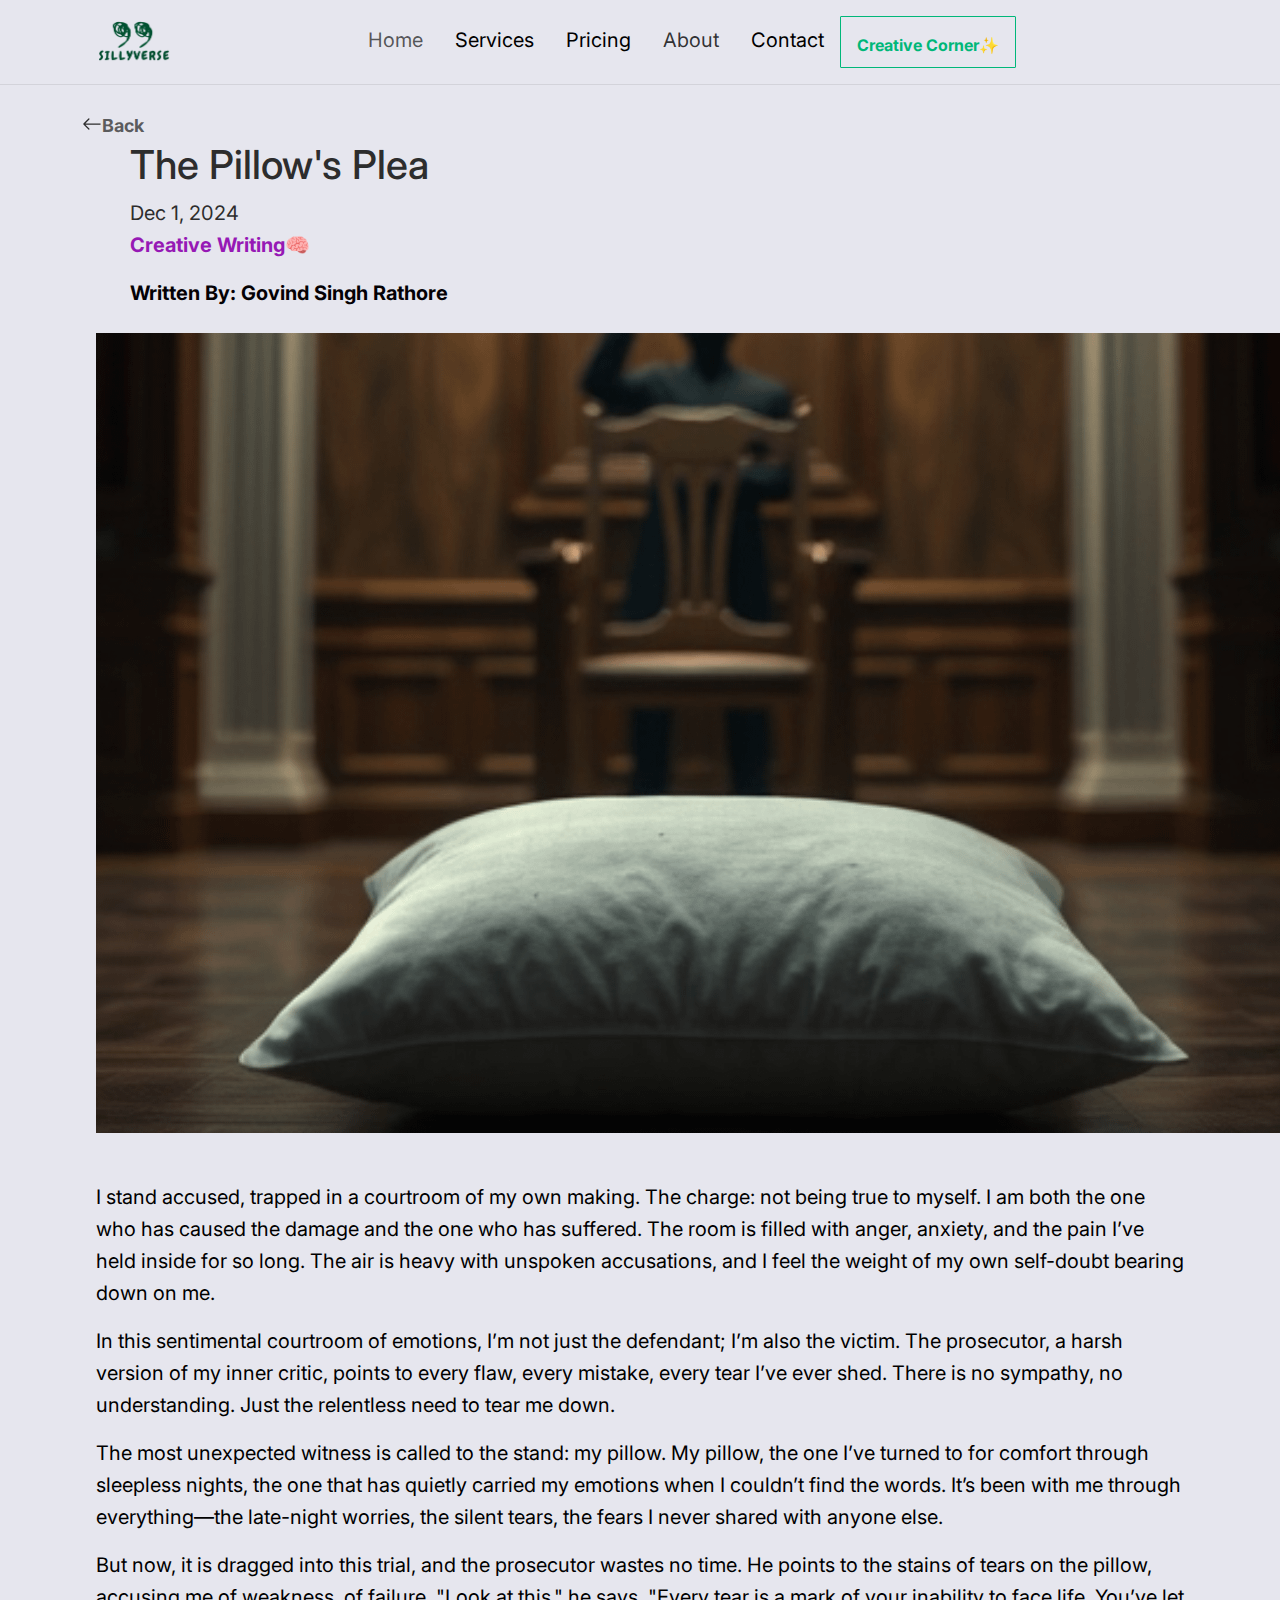
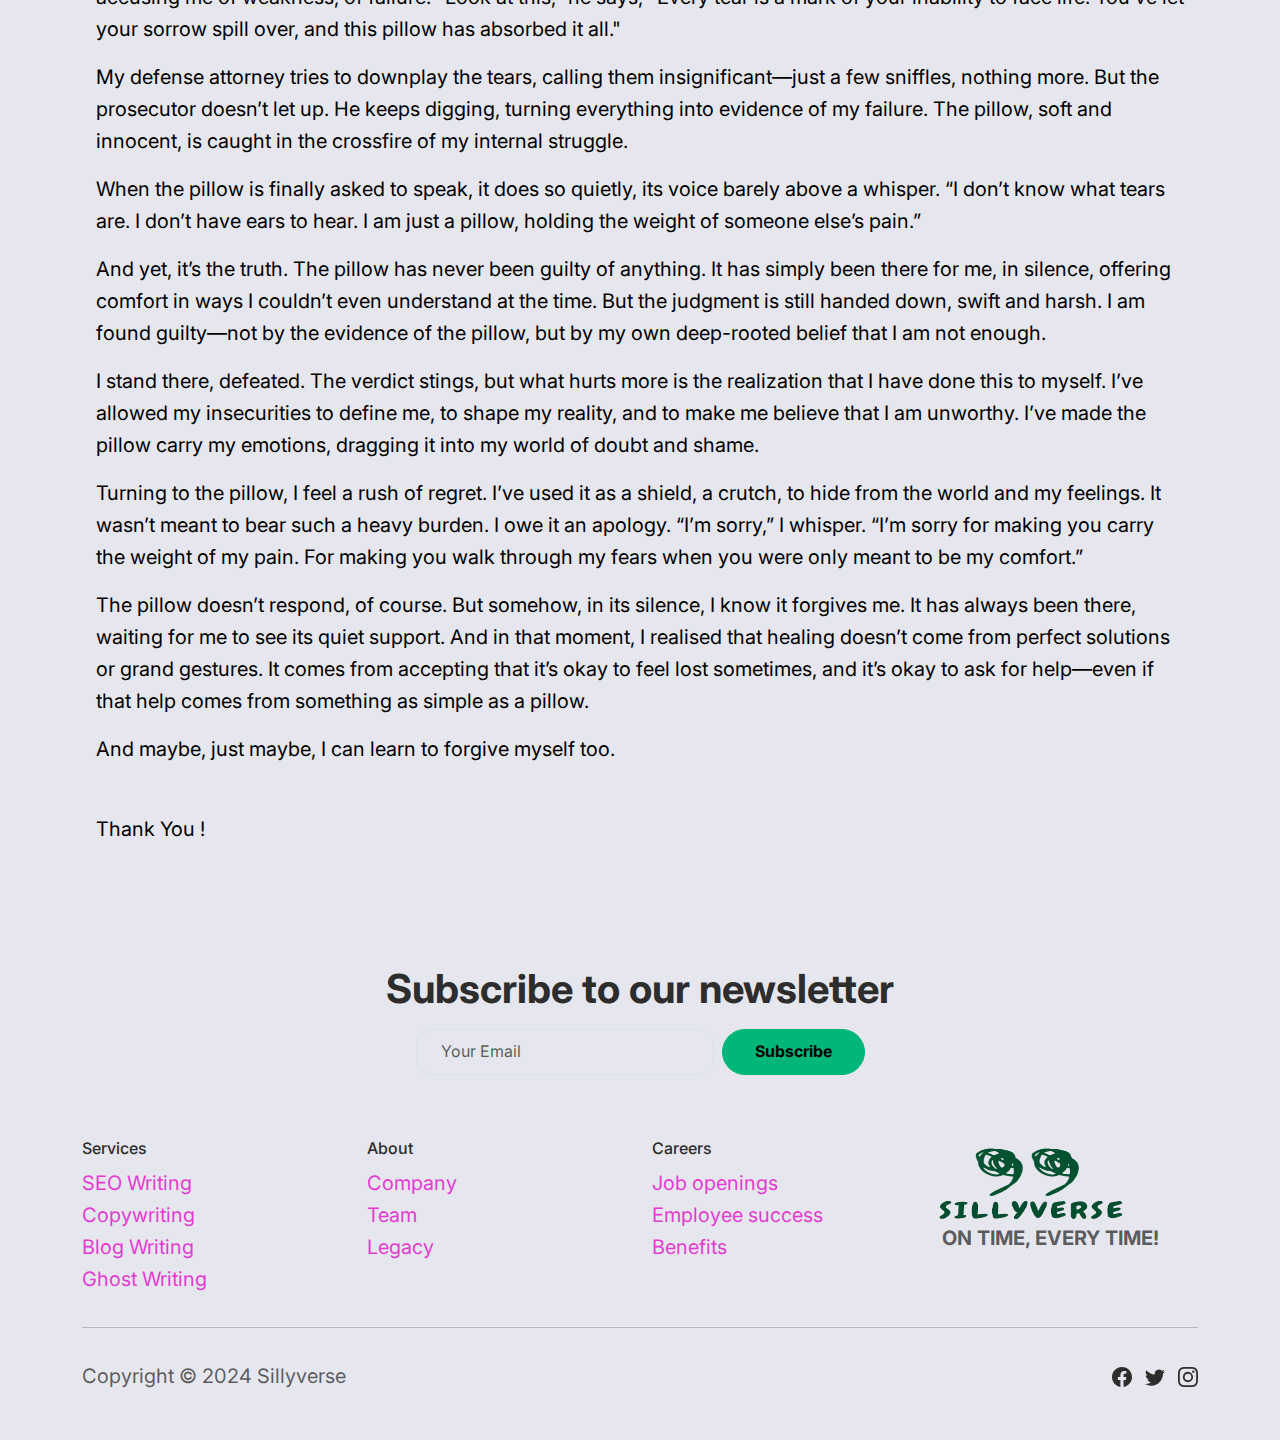
<file: Creative Corner/Pillow.html>
<!DOCTYPE html>
<html data-bs-theme="light" lang="en">

<head>
    <meta charset="utf-8">
    <meta name="viewport" content="width=device-width, initial-scale=1.0, shrink-to-fit=no">
    <title>The Pillow's Plea</title>
    <link rel="canonical" href="https://sillyverse.me/Creative Corner/Pillow.html">
    <meta property="og:url" content="https://sillyverse.me/Creative Corner/Pillow.html">
    <meta name="description" content="I stand accused, trapped in a courtroom of my own making. The charge: not being...">
    <meta property="og:image" content="https://sillyverse.me/assets/img/Pillow.png">
    <link rel="stylesheet" href="../assets/bootstrap/css/bootstrap.min.css">
    <link rel="stylesheet" href="https://fonts.googleapis.com/css?family=Inter:300italic,400italic,600italic,700italic,800italic,400,300,600,700,800&amp;display=swap">
    <link rel="stylesheet" href="../assets/css/bs-theme-overrides.css">
    <link rel="stylesheet" href="../assets/css/Features-Large-Icons-icons.css">
    <link rel="stylesheet" href="../assets/css/Hero-Clean-Reverse-images.css">
    <link rel="stylesheet" href="../assets/css/Pricing-Centered-badges.css">
</head>

<body style="font-size: 20px;">
    <nav class="navbar navbar-expand-md sticky-top navbar-shrink py-3" id="mainNav" style="background: rgb(230,230,238);">
        <div class="container"><a class="navbar-brand d-flex align-items-center" href="/"></a><img src="../assets/img/SILLYVERSE__4_-removebg-preview.png" width="72" height="41"><button data-bs-toggle="collapse" class="navbar-toggler" data-bs-target="#navcol-1"><span class="visually-hidden">Toggle navigation</span><span class="navbar-toggler-icon"></span></button>
            <div class="collapse navbar-collapse" id="navcol-1" style="background: #e6e6ee;">
                <ul class="navbar-nav mx-auto">
                    <li class="nav-item"><a class="nav-link" href="index.html">Home</a></li>
                    <li class="nav-item"><a class="nav-link active" href="services.html"><span style="font-weight: normal !important;">Services</span></a></li>
                    <li class="nav-item"></li>
                    <li class="nav-item"><a class="nav-link active" href="pricing.html"><span style="font-weight: normal !important;">Pricing</span></a></li>
                    <li class="nav-item"></li>
                    <li class="nav-item"><a class="nav-link active" href="about.html"><span style="font-weight: normal !important; color: var(--bs-nav-link-hover-color);">About</span></a></li>
                    <li class="nav-item"><a class="nav-link active" href="contacts.html"><span style="font-weight: normal !important;">Contact</span></a></li>
                    <li class="nav-item"><a class="nav-link active pt-3 mb-0 mt-0" href="Creative Corner/creative.html" style="color: rgb(0,183,121);font-size: initial;border-width: 1px;border-style: solid;border-radius: 1px;box-shadow: inset 0px 0px rgb(7,42,31);"><span style="color: rgb(0, 183, 121);">Creative Corner✨</span></a></li>
                    <li class="nav-item"></li>
                </ul><a href="#"></a><span class="navbar-text"></span>
            </div>
        </div>
    </nav>
    <div class="container mt-4 mb-4"><svg xmlns="http://www.w3.org/2000/svg" width="1em" height="1em" fill="currentColor" viewBox="0 0 16 16" class="bi bi-arrow-left mb-1">
            <path fill-rule="evenodd" d="M15 8a.5.5 0 0 0-.5-.5H2.707l3.147-3.146a.5.5 0 1 0-.708-.708l-4 4a.5.5 0 0 0 0 .708l4 4a.5.5 0 0 0 .708-.708L2.707 8.5H14.5A.5.5 0 0 0 15 8"></path>
        </svg><a href="creative.html" style="font-size: 18px;"><strong>Back</strong></a>
        <h1 class="ms-5" style="text-align: left;">The Pillow's Plea</h1><time datetime="2024-12-01" class="ms-5">Dec 1, 2024</time>
        <p class="ms-5"><strong><span style="color: rgb(150, 25, 181);">Creative Writing🧠</span></strong></p>
        <p class="ms-5"><strong><span style="color: rgb(4, 1, 4);">Written By: Govind Singh Rathore</span></strong></p>
    </div><img class="ms-5 ps-5 mb-5 mt-0" src="../assets/img/Pillow.png">
    <p class="ms-5 ps-5 me-5 pe-5"><span style="color: rgb(0, 0, 0); background-color: transparent;">I stand accused, trapped in a courtroom of my own making. The charge: not being true to myself. I am both the one who has caused the damage and the one who has suffered. The room is filled with anger, anxiety, and the pain I’ve held inside for so long. The air is heavy with unspoken accusations, and I feel the weight of my own self-doubt bearing down on me.</span></p>
    <p class="ms-5 ps-5 me-5 pe-5"><span style="color: rgb(0, 0, 0); background-color: transparent;">In this sentimental courtroom of emotions, I’m not just the defendant; I’m also the victim. The prosecutor, a harsh version of my inner critic, points to every flaw, every mistake, every tear I’ve ever shed. There is no sympathy, no understanding. Just the relentless need to tear me down.</span></p>
    <p class="ms-5 ps-5 me-5 pe-5"><span style="color: rgb(0, 0, 0); background-color: transparent;">The most unexpected witness is called to the stand: my pillow. My pillow, the one I’ve turned to for comfort through sleepless nights, the one that has quietly carried my emotions when I couldn’t find the words. It’s been with me through everything—the late-night worries, the silent tears, the fears I never shared with anyone else.</span></p>
    <p class="ms-5 ps-5 me-5 pe-5"><span style="color: rgb(0, 0, 0); background-color: transparent;">But now, it is dragged into this trial, and the prosecutor wastes no time. He points to the stains of tears on the pillow, accusing me of weakness, of failure. "Look at this," he says, "Every tear is a mark of your inability to face life. You’ve let your sorrow spill over, and this pillow has absorbed it all."</span></p>
    <p class="ms-5 ps-5 me-5 pe-5"><span style="color: rgb(0, 0, 0); background-color: transparent;">My defense attorney tries to downplay the tears, calling them insignificant—just a few sniffles, nothing more. But the prosecutor doesn’t let up. He keeps digging, turning everything into evidence of my failure. The pillow, soft and innocent, is caught in the crossfire of my internal struggle.</span></p>
    <p class="ms-5 ps-5 me-5 pe-5"><span style="color: rgb(0, 0, 0); background-color: transparent;">When the pillow is finally asked to speak, it does so quietly, its voice barely above a whisper. “I don’t know what tears are. I don’t have ears to hear. I am just a pillow, holding the weight of someone else’s pain.”</span></p>
    <p class="ms-5 ps-5 me-5 pe-5"><span style="color: rgb(0, 0, 0); background-color: transparent;">And yet, it’s the truth. The pillow has never been guilty of anything. It has simply been there for me, in silence, offering comfort in ways I couldn’t even understand at the time. But the judgment is still handed down, swift and harsh. I am found guilty—not by the evidence of the pillow, but by my own deep-rooted belief that I am not enough.</span></p>
    <p class="ms-5 ps-5 me-5 pe-5"><span style="color: rgb(0, 0, 0); background-color: transparent;">I stand there, defeated. The verdict stings, but what hurts more is the realization that I have done this to myself. I’ve allowed my insecurities to define me, to shape my reality, and to make me believe that I am unworthy. I’ve made the pillow carry my emotions, dragging it into my world of doubt and shame.</span></p>
    <p class="ms-5 ps-5 me-5 pe-5"><span style="color: rgb(0, 0, 0); background-color: transparent;">Turning to the pillow, I feel a rush of regret. I’ve used it as a shield, a crutch, to hide from the world and my feelings. It wasn’t meant to bear such a heavy burden. I owe it an apology. “I’m sorry,” I whisper. “I’m sorry for making you carry the weight of my pain. For making you walk through my fears when you were only meant to be my comfort.”</span></p>
    <p class="ms-5 ps-5 me-5 pe-5"><span style="color: rgb(0, 0, 0); background-color: transparent;">The pillow doesn’t respond, of course. But somehow, in its silence, I know it forgives me. It has always been there, waiting for me to see its quiet support. And in that moment, I realised that healing doesn’t come from perfect solutions or grand gestures. It comes from accepting that it’s okay to feel lost sometimes, and it’s okay to ask for help—even if that help comes from something as simple as a pillow.</span></p>
    <p class="ms-5 ps-5 me-5 pe-5"><span style="color: rgb(0, 0, 0); background-color: transparent;">And maybe, just maybe, I can learn to forgive myself too.</span><br><br></p>
    <p class="ms-5 ps-5 me-5 pe-5 pb-4 mb-0"><span style="color: rgb(0, 0, 0);">Thank You !</span></p>
    <footer></footer>
    <footer>
        <div class="container py-4 py-lg-5 pt-0 mt-0">
            <section class="newsletter-subscribe py-4 py-xl-5 mt-0 pt-2 pb-5 mb-0">
                <div class="container">
                    <div class="row mb-2">
                        <div class="col-md-8 col-xl-6 text-center mx-auto">
                            <h2 class="display-6 fw-bold">Subscribe to our newsletter</h2>
                        </div>
                    </div>
                    <form class="d-flex justify-content-center flex-wrap" method="post">
                        <div class="mb-3"><input class="form-control" type="email" name="email" placeholder="Your Email"></div>
                        <div class="mb-3"><button class="btn btn-primary ms-2" type="submit">Subscribe </button></div>
                    </form>
                </div>
            </section>
            <div class="row justify-content-center">
                <div class="col-sm-4 col-md-3 text-center text-lg-start d-flex flex-column item">
                    <h3 class="fs-6">Services</h3>
                    <ul class="list-unstyled">
                        <li><a class="link-secondary" href="#">SEO Writing</a></li>
                        <li><a class="link-secondary" href="#">Copywriting</a></li>
                        <li><a class="link-secondary" href="#">Blog Writing</a></li>
                        <li><span style="color: rgb(227, 60, 211);">Ghost Writing</span></li>
                    </ul>
                </div>
                <div class="col-sm-4 col-md-3 text-center text-lg-start d-flex flex-column item">
                    <h3 class="fs-6">About</h3>
                    <ul class="list-unstyled">
                        <li><a class="link-secondary" href="#">Company</a></li>
                        <li><a class="link-secondary" href="#">Team</a></li>
                        <li><a class="link-secondary" href="#">Legacy</a></li>
                    </ul>
                </div>
                <div class="col-sm-4 col-md-3 text-center text-lg-start d-flex flex-column item">
                    <h3 class="fs-6">Careers</h3>
                    <ul class="list-unstyled">
                        <li><a class="link-secondary" href="#">Job openings</a></li>
                        <li><a class="link-secondary" href="#">Employee success</a></li>
                        <li><a class="link-secondary" href="#">Benefits</a></li>
                    </ul>
                </div>
                <div class="col-lg-3 text-center text-lg-start d-flex flex-column align-items-center order-first align-items-lg-start order-lg-last item social">
                    <div class="fw-bold d-flex align-items-center mb-2"></div><img src="../assets/img/SILLYVERSE__4_-removebg-preview.png" width="188" height="75">
                    <p class="text-muted copyright"><strong>&nbsp;ON TIME, EVERY TIME!</strong></p>
                </div>
            </div>
            <hr>
            <div class="d-flex justify-content-between align-items-center pt-3">
                <p class="text-muted mb-0">Copyright © 2024 Sillyverse</p>
                <ul class="list-inline mb-0">
                    <li class="list-inline-item"><svg xmlns="http://www.w3.org/2000/svg" width="1em" height="1em" fill="currentColor" viewBox="0 0 16 16" class="bi bi-facebook">
                            <path d="M16 8.049c0-4.446-3.582-8.05-8-8.05C3.58 0-.002 3.603-.002 8.05c0 4.017 2.926 7.347 6.75 7.951v-5.625h-2.03V8.05H6.75V6.275c0-2.017 1.195-3.131 3.022-3.131.876 0 1.791.157 1.791.157v1.98h-1.009c-.993 0-1.303.621-1.303 1.258v1.51h2.218l-.354 2.326H9.25V16c3.824-.604 6.75-3.934 6.75-7.951"></path>
                        </svg></li>
                    <li class="list-inline-item"><svg xmlns="http://www.w3.org/2000/svg" width="1em" height="1em" fill="currentColor" viewBox="0 0 16 16" class="bi bi-twitter">
                            <path d="M5.026 15c6.038 0 9.341-5.003 9.341-9.334 0-.14 0-.282-.006-.422A6.685 6.685 0 0 0 16 3.542a6.658 6.658 0 0 1-1.889.518 3.301 3.301 0 0 0 1.447-1.817 6.533 6.533 0 0 1-2.087.793A3.286 3.286 0 0 0 7.875 6.03a9.325 9.325 0 0 1-6.767-3.429 3.289 3.289 0 0 0 1.018 4.382A3.323 3.323 0 0 1 .64 6.575v.045a3.288 3.288 0 0 0 2.632 3.218 3.203 3.203 0 0 1-.865.115 3.23 3.23 0 0 1-.614-.057 3.283 3.283 0 0 0 3.067 2.277A6.588 6.588 0 0 1 .78 13.58a6.32 6.32 0 0 1-.78-.045A9.344 9.344 0 0 0 5.026 15"></path>
                        </svg></li>
                    <li class="list-inline-item"><svg xmlns="http://www.w3.org/2000/svg" width="1em" height="1em" fill="currentColor" viewBox="0 0 16 16" class="bi bi-instagram">
                            <path d="M8 0C5.829 0 5.556.01 4.703.048 3.85.088 3.269.222 2.76.42a3.917 3.917 0 0 0-1.417.923A3.927 3.927 0 0 0 .42 2.76C.222 3.268.087 3.85.048 4.7.01 5.555 0 5.827 0 8.001c0 2.172.01 2.444.048 3.297.04.852.174 1.433.372 1.942.205.526.478.972.923 1.417.444.445.89.719 1.416.923.51.198 1.09.333 1.942.372C5.555 15.99 5.827 16 8 16s2.444-.01 3.298-.048c.851-.04 1.434-.174 1.943-.372a3.916 3.916 0 0 0 1.416-.923c.445-.445.718-.891.923-1.417.197-.509.332-1.09.372-1.942C15.99 10.445 16 10.173 16 8s-.01-2.445-.048-3.299c-.04-.851-.175-1.433-.372-1.941a3.926 3.926 0 0 0-.923-1.417A3.911 3.911 0 0 0 13.24.42c-.51-.198-1.092-.333-1.943-.372C10.443.01 10.172 0 7.998 0h.003zm-.717 1.442h.718c2.136 0 2.389.007 3.232.046.78.035 1.204.166 1.486.275.373.145.64.319.92.599.28.28.453.546.598.92.11.281.24.705.275 1.485.039.843.047 1.096.047 3.231s-.008 2.389-.047 3.232c-.035.78-.166 1.203-.275 1.485a2.47 2.47 0 0 1-.599.919c-.28.28-.546.453-.92.598-.28.11-.704.24-1.485.276-.843.038-1.096.047-3.232.047s-2.39-.009-3.233-.047c-.78-.036-1.203-.166-1.485-.276a2.478 2.478 0 0 1-.92-.598 2.48 2.48 0 0 1-.6-.92c-.109-.281-.24-.705-.275-1.485-.038-.843-.046-1.096-.046-3.233 0-2.136.008-2.388.046-3.231.036-.78.166-1.204.276-1.486.145-.373.319-.64.599-.92.28-.28.546-.453.92-.598.282-.11.705-.24 1.485-.276.738-.034 1.024-.044 2.515-.045v.002zm4.988 1.328a.96.96 0 1 0 0 1.92.96.96 0 0 0 0-1.92zm-4.27 1.122a4.109 4.109 0 1 0 0 8.217 4.109 4.109 0 0 0 0-8.217zm0 1.441a2.667 2.667 0 1 1 0 5.334 2.667 2.667 0 0 1 0-5.334"></path>
                        </svg></li>
                </ul>
            </div>
        </div>
    </footer>
    <script src="../assets/bootstrap/js/bootstrap.min.js"></script>
    <script src="../assets/js/bs-init.js"></script>
    <script src="../assets/js/bold-and-bright.js"></script>
</body>

</html>
</file>
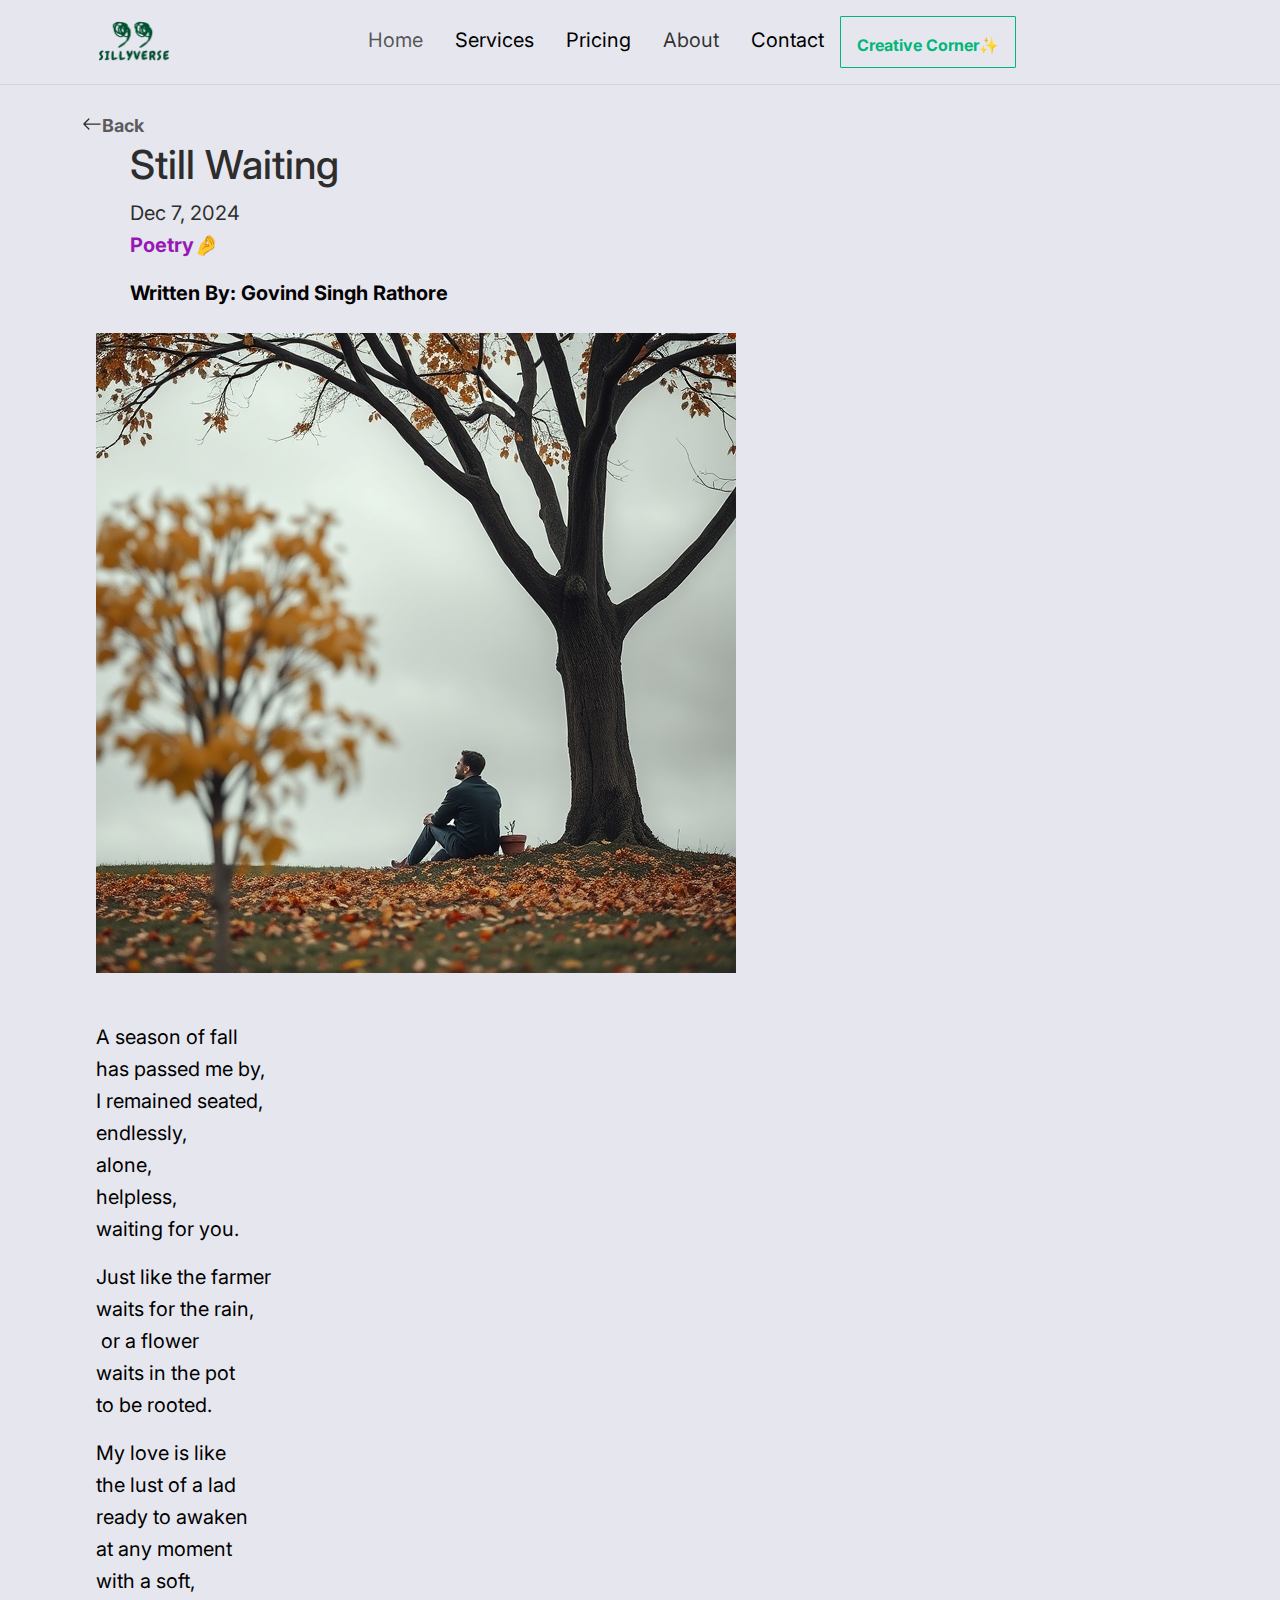
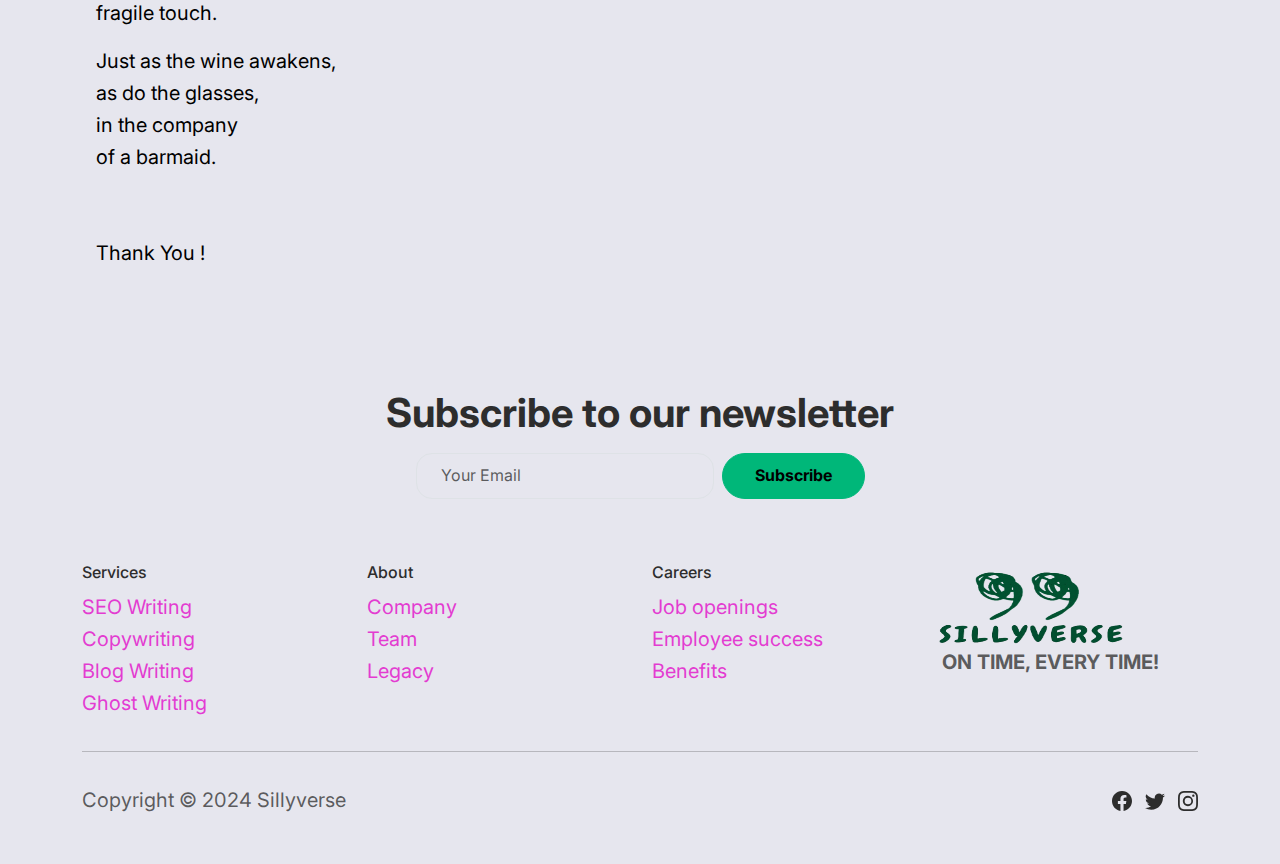
<file: Creative Corner/Still.html>
<!DOCTYPE html>
<html data-bs-theme="light" lang="en">

<head>
    <meta charset="utf-8">
    <meta name="viewport" content="width=device-width, initial-scale=1.0, shrink-to-fit=no">
    <title>Still Waiting</title>
    <link rel="canonical" href="https://sillyverse.me/Creative Corner/Still.html">
    <meta property="og:url" content="https://sillyverse.me/Creative Corner/Still.html">
    <meta name="description" content="A season of fall has passed me by, I remained seated, endlessly, alone, helpless...

">
    <meta property="og:image" content="https://sillyverse.me/assets/img/output (2).jpg">
    <link rel="stylesheet" href="../assets/bootstrap/css/bootstrap.min.css">
    <link rel="stylesheet" href="https://fonts.googleapis.com/css?family=Inter:300italic,400italic,600italic,700italic,800italic,400,300,600,700,800&amp;display=swap">
    <link rel="stylesheet" href="../assets/css/bs-theme-overrides.css">
    <link rel="stylesheet" href="../assets/css/Features-Large-Icons-icons.css">
    <link rel="stylesheet" href="../assets/css/Hero-Clean-Reverse-images.css">
    <link rel="stylesheet" href="../assets/css/Pricing-Centered-badges.css">
</head>

<body style="font-size: 20px;">
    <nav class="navbar navbar-expand-md sticky-top navbar-shrink py-3" id="mainNav" style="background: rgb(230,230,238);">
        <div class="container"><a class="navbar-brand d-flex align-items-center" href="/"></a><img src="../assets/img/SILLYVERSE__4_-removebg-preview.png" width="72" height="41"><button data-bs-toggle="collapse" class="navbar-toggler" data-bs-target="#navcol-1"><span class="visually-hidden">Toggle navigation</span><span class="navbar-toggler-icon"></span></button>
            <div class="collapse navbar-collapse" id="navcol-1" style="background: #e6e6ee;">
                <ul class="navbar-nav mx-auto">
                    <li class="nav-item"><a class="nav-link" href="index.html">Home</a></li>
                    <li class="nav-item"><a class="nav-link active" href="services.html"><span style="font-weight: normal !important;">Services</span></a></li>
                    <li class="nav-item"></li>
                    <li class="nav-item"><a class="nav-link active" href="pricing.html"><span style="font-weight: normal !important;">Pricing</span></a></li>
                    <li class="nav-item"></li>
                    <li class="nav-item"><a class="nav-link active" href="about.html"><span style="font-weight: normal !important; color: var(--bs-nav-link-hover-color);">About</span></a></li>
                    <li class="nav-item"><a class="nav-link active" href="contacts.html"><span style="font-weight: normal !important;">Contact</span></a></li>
                    <li class="nav-item"><a class="nav-link active pt-3 mb-0 mt-0" href="Creative Corner/creative.html" style="color: rgb(0,183,121);font-size: initial;border-width: 1px;border-style: solid;border-radius: 1px;box-shadow: inset 0px 0px rgb(7,42,31);"><span style="color: rgb(0, 183, 121);">Creative Corner✨</span></a></li>
                    <li class="nav-item"></li>
                </ul><a href="#"></a><span class="navbar-text"></span>
            </div>
        </div>
    </nav>
    <div class="container mt-4 mb-4"><svg xmlns="http://www.w3.org/2000/svg" width="1em" height="1em" fill="currentColor" viewBox="0 0 16 16" class="bi bi-arrow-left mb-1">
            <path fill-rule="evenodd" d="M15 8a.5.5 0 0 0-.5-.5H2.707l3.147-3.146a.5.5 0 1 0-.708-.708l-4 4a.5.5 0 0 0 0 .708l4 4a.5.5 0 0 0 .708-.708L2.707 8.5H14.5A.5.5 0 0 0 15 8"></path>
        </svg><a href="creative.html" style="font-size: 18px;"><strong>Back</strong></a>
        <h1 class="ms-5" style="text-align: left;">Still Waiting</h1><time datetime="2024-12-07" class="ms-5">Dec 7, 2024</time>
        <p class="ms-5"><strong><span style="color: rgb(150, 25, 181);">Poetry🤌</span></strong></p>
        <p class="ms-5"><strong><span style="color: rgb(4, 1, 4);">Written By: Govind Singh Rathore</span></strong></p>
    </div><img class="ms-5 mb-5 mt-0 pe-5 me-5 ps-5" src="../assets/img/output%20(2).jpg">
    <p class="ms-5 me-5 pe-5 ps-5"><span style="color: rgb(0, 0, 0); background-color: transparent;">A season of fall&nbsp;</span><br><span style="color: rgb(0, 0, 0); background-color: transparent;">has passed me by,</span><br><span style="color: rgb(0, 0, 0); background-color: transparent;">I remained seated,&nbsp;</span><br><span style="color: rgb(0, 0, 0); background-color: transparent;">endlessly,&nbsp;</span><br><span style="color: rgb(0, 0, 0); background-color: transparent;">alone,&nbsp;</span><br><span style="color: rgb(0, 0, 0); background-color: transparent;">helpless,&nbsp;</span><br><span style="color: rgb(0, 0, 0); background-color: transparent;">waiting for you.</span></p>
    <p class="ms-5 ps-5 me-5 pe-5"><span style="color: rgb(0, 0, 0); background-color: transparent;">Just like the farmer&nbsp;</span><br><span style="color: rgb(0, 0, 0); background-color: transparent;">waits for the rain,</span><br><span style="color: rgb(0, 0, 0); background-color: transparent;">&nbsp;or a flower&nbsp;</span><br><span style="color: rgb(0, 0, 0); background-color: transparent;">waits in the pot&nbsp;</span><br><span style="color: rgb(0, 0, 0); background-color: transparent;">to be rooted.</span></p>
    <p class="ms-5 ps-5 me-5 pe-5"><span style="color: rgb(0, 0, 0); background-color: transparent;">My love is like&nbsp;</span><br><span style="color: rgb(0, 0, 0); background-color: transparent;">the lust of a lad&nbsp;</span><br><span style="color: rgb(0, 0, 0); background-color: transparent;">ready to awaken&nbsp;</span><br><span style="color: rgb(0, 0, 0); background-color: transparent;">at any moment&nbsp;</span><br><span style="color: rgb(0, 0, 0); background-color: transparent;">with a soft,&nbsp;&nbsp;&nbsp;&nbsp;&nbsp;&nbsp;&nbsp;&nbsp;&nbsp;&nbsp;&nbsp;&nbsp;&nbsp;&nbsp;&nbsp;&nbsp;&nbsp;&nbsp;&nbsp;&nbsp;&nbsp;&nbsp;&nbsp;&nbsp;&nbsp;&nbsp;&nbsp;&nbsp;&nbsp;&nbsp;&nbsp;</span><br><span style="color: rgb(0, 0, 0); background-color: transparent;">fragile touch.</span></p>
    <p class="ms-5 ps-5 me-5 pe-5"><span style="color: rgb(0, 0, 0); background-color: transparent;">Just as the wine awakens,&nbsp;</span><br><span style="color: rgb(0, 0, 0); background-color: transparent;">as do the glasses,&nbsp;</span><br><span style="color: rgb(0, 0, 0); background-color: transparent;">in the company</span><br><span style="color: rgb(0, 0, 0); background-color: transparent;">of a barmaid.</span></p>
    <p class="ms-5 ps-5 me-5 pe-5 pb-5 mb-0"></p>
    <p class="ms-5 ps-5 me-5 pe-5 pb-4 mb-0"><span style="color: rgb(0, 0, 0);">Thank You !</span></p>
    <footer></footer>
    <footer>
        <div class="container py-4 py-lg-5 pt-0 mt-0">
            <section class="newsletter-subscribe py-4 py-xl-5 mt-0 pt-2 pb-5 mb-0">
                <div class="container">
                    <div class="row mb-2">
                        <div class="col-md-8 col-xl-6 text-center mx-auto">
                            <h2 class="display-6 fw-bold">Subscribe to our newsletter</h2>
                        </div>
                    </div>
                    <form class="d-flex justify-content-center flex-wrap" method="post">
                        <div class="mb-3"><input class="form-control" type="email" name="email" placeholder="Your Email"></div>
                        <div class="mb-3"><button class="btn btn-primary ms-2" type="submit">Subscribe </button></div>
                    </form>
                </div>
            </section>
            <div class="row justify-content-center">
                <div class="col-sm-4 col-md-3 text-center text-lg-start d-flex flex-column item">
                    <h3 class="fs-6">Services</h3>
                    <ul class="list-unstyled">
                        <li><a class="link-secondary" href="#">SEO Writing</a></li>
                        <li><a class="link-secondary" href="#">Copywriting</a></li>
                        <li><a class="link-secondary" href="#">Blog Writing</a></li>
                        <li><span style="color: rgb(227, 60, 211);">Ghost Writing</span></li>
                    </ul>
                </div>
                <div class="col-sm-4 col-md-3 text-center text-lg-start d-flex flex-column item">
                    <h3 class="fs-6">About</h3>
                    <ul class="list-unstyled">
                        <li><a class="link-secondary" href="#">Company</a></li>
                        <li><a class="link-secondary" href="#">Team</a></li>
                        <li><a class="link-secondary" href="#">Legacy</a></li>
                    </ul>
                </div>
                <div class="col-sm-4 col-md-3 text-center text-lg-start d-flex flex-column item">
                    <h3 class="fs-6">Careers</h3>
                    <ul class="list-unstyled">
                        <li><a class="link-secondary" href="#">Job openings</a></li>
                        <li><a class="link-secondary" href="#">Employee success</a></li>
                        <li><a class="link-secondary" href="#">Benefits</a></li>
                    </ul>
                </div>
                <div class="col-lg-3 text-center text-lg-start d-flex flex-column align-items-center order-first align-items-lg-start order-lg-last item social">
                    <div class="fw-bold d-flex align-items-center mb-2"></div><img src="../assets/img/SILLYVERSE__4_-removebg-preview.png" width="188" height="75">
                    <p class="text-muted copyright"><strong>&nbsp;ON TIME, EVERY TIME!</strong></p>
                </div>
            </div>
            <hr>
            <div class="d-flex justify-content-between align-items-center pt-3">
                <p class="text-muted mb-0">Copyright © 2024 Sillyverse</p>
                <ul class="list-inline mb-0">
                    <li class="list-inline-item"><svg xmlns="http://www.w3.org/2000/svg" width="1em" height="1em" fill="currentColor" viewBox="0 0 16 16" class="bi bi-facebook">
                            <path d="M16 8.049c0-4.446-3.582-8.05-8-8.05C3.58 0-.002 3.603-.002 8.05c0 4.017 2.926 7.347 6.75 7.951v-5.625h-2.03V8.05H6.75V6.275c0-2.017 1.195-3.131 3.022-3.131.876 0 1.791.157 1.791.157v1.98h-1.009c-.993 0-1.303.621-1.303 1.258v1.51h2.218l-.354 2.326H9.25V16c3.824-.604 6.75-3.934 6.75-7.951"></path>
                        </svg></li>
                    <li class="list-inline-item"><svg xmlns="http://www.w3.org/2000/svg" width="1em" height="1em" fill="currentColor" viewBox="0 0 16 16" class="bi bi-twitter">
                            <path d="M5.026 15c6.038 0 9.341-5.003 9.341-9.334 0-.14 0-.282-.006-.422A6.685 6.685 0 0 0 16 3.542a6.658 6.658 0 0 1-1.889.518 3.301 3.301 0 0 0 1.447-1.817 6.533 6.533 0 0 1-2.087.793A3.286 3.286 0 0 0 7.875 6.03a9.325 9.325 0 0 1-6.767-3.429 3.289 3.289 0 0 0 1.018 4.382A3.323 3.323 0 0 1 .64 6.575v.045a3.288 3.288 0 0 0 2.632 3.218 3.203 3.203 0 0 1-.865.115 3.23 3.23 0 0 1-.614-.057 3.283 3.283 0 0 0 3.067 2.277A6.588 6.588 0 0 1 .78 13.58a6.32 6.32 0 0 1-.78-.045A9.344 9.344 0 0 0 5.026 15"></path>
                        </svg></li>
                    <li class="list-inline-item"><svg xmlns="http://www.w3.org/2000/svg" width="1em" height="1em" fill="currentColor" viewBox="0 0 16 16" class="bi bi-instagram">
                            <path d="M8 0C5.829 0 5.556.01 4.703.048 3.85.088 3.269.222 2.76.42a3.917 3.917 0 0 0-1.417.923A3.927 3.927 0 0 0 .42 2.76C.222 3.268.087 3.85.048 4.7.01 5.555 0 5.827 0 8.001c0 2.172.01 2.444.048 3.297.04.852.174 1.433.372 1.942.205.526.478.972.923 1.417.444.445.89.719 1.416.923.51.198 1.09.333 1.942.372C5.555 15.99 5.827 16 8 16s2.444-.01 3.298-.048c.851-.04 1.434-.174 1.943-.372a3.916 3.916 0 0 0 1.416-.923c.445-.445.718-.891.923-1.417.197-.509.332-1.09.372-1.942C15.99 10.445 16 10.173 16 8s-.01-2.445-.048-3.299c-.04-.851-.175-1.433-.372-1.941a3.926 3.926 0 0 0-.923-1.417A3.911 3.911 0 0 0 13.24.42c-.51-.198-1.092-.333-1.943-.372C10.443.01 10.172 0 7.998 0h.003zm-.717 1.442h.718c2.136 0 2.389.007 3.232.046.78.035 1.204.166 1.486.275.373.145.64.319.92.599.28.28.453.546.598.92.11.281.24.705.275 1.485.039.843.047 1.096.047 3.231s-.008 2.389-.047 3.232c-.035.78-.166 1.203-.275 1.485a2.47 2.47 0 0 1-.599.919c-.28.28-.546.453-.92.598-.28.11-.704.24-1.485.276-.843.038-1.096.047-3.232.047s-2.39-.009-3.233-.047c-.78-.036-1.203-.166-1.485-.276a2.478 2.478 0 0 1-.92-.598 2.48 2.48 0 0 1-.6-.92c-.109-.281-.24-.705-.275-1.485-.038-.843-.046-1.096-.046-3.233 0-2.136.008-2.388.046-3.231.036-.78.166-1.204.276-1.486.145-.373.319-.64.599-.92.28-.28.546-.453.92-.598.282-.11.705-.24 1.485-.276.738-.034 1.024-.044 2.515-.045v.002zm4.988 1.328a.96.96 0 1 0 0 1.92.96.96 0 0 0 0-1.92zm-4.27 1.122a4.109 4.109 0 1 0 0 8.217 4.109 4.109 0 0 0 0-8.217zm0 1.441a2.667 2.667 0 1 1 0 5.334 2.667 2.667 0 0 1 0-5.334"></path>
                        </svg></li>
                </ul>
            </div>
        </div>
    </footer>
    <script src="../assets/bootstrap/js/bootstrap.min.js"></script>
    <script src="../assets/js/bs-init.js"></script>
    <script src="../assets/js/bold-and-bright.js"></script>
</body>

</html>
</file>
<file: assets/css/bs-theme-overrides.css>
:root, [data-bs-theme=light] {
  --bs-primary: #00b779;
  --bs-primary-rgb: 0,183,121;
  --bs-primary-text-emphasis: #004930;
  --bs-primary-bg-subtle: #CCF1E4;
  --bs-primary-border-subtle: #99E2C9;
  --bs-light: #e6e6ee;
  --bs-light-rgb: 230,230,238;
  --bs-light-text-emphasis: #5C5C5F;
  --bs-light-bg-subtle: #FAFAFC;
  --bs-light-border-subtle: #F5F5F8;
  --bs-body-bg: #e6e6ee;
  --bs-body-bg-rgb: 230,230,238;
  --bs-body-font-size: 1.8rem;
  --bs-border-style: solid;
  --bs-focus-ring-opacity: 0.5;
}

.btn-primary {
  --bs-btn-color: #000000;
  --bs-btn-bg: #00b779;
  --bs-btn-border-color: #00b779;
  --bs-btn-hover-color: #000000;
  --bs-btn-hover-bg: #26C28D;
  --bs-btn-hover-border-color: #19BE86;
  --bs-btn-focus-shadow-rgb: 0,27,18;
  --bs-btn-active-color: #000000;
  --bs-btn-active-bg: #33C594;
  --bs-btn-active-border-color: #19BE86;
  --bs-btn-disabled-color: #000000;
  --bs-btn-disabled-bg: #00b779;
  --bs-btn-disabled-border-color: #00b779;
}

.btn-outline-primary {
  --bs-btn-color: #00b779;
  --bs-btn-border-color: #00b779;
  --bs-btn-focus-shadow-rgb: 0,183,121;
  --bs-btn-hover-color: #000000;
  --bs-btn-hover-bg: #00b779;
  --bs-btn-hover-border-color: #00b779;
  --bs-btn-active-color: #000000;
  --bs-btn-active-bg: #00b779;
  --bs-btn-active-border-color: #00b779;
  --bs-btn-disabled-color: #00b779;
  --bs-btn-disabled-bg: transparent;
  --bs-btn-disabled-border-color: #00b779;
}

.btn-light {
  --bs-btn-color: #000000;
  --bs-btn-bg: #e6e6ee;
  --bs-btn-border-color: #e6e6ee;
  --bs-btn-hover-color: #000000;
  --bs-btn-hover-bg: #C4C4CA;
  --bs-btn-hover-border-color: #B8B8BE;
  --bs-btn-focus-shadow-rgb: 35,35,36;
  --bs-btn-active-color: #000000;
  --bs-btn-active-bg: #B8B8BE;
  --bs-btn-active-border-color: #ADADB3;
  --bs-btn-disabled-color: #000000;
  --bs-btn-disabled-bg: #e6e6ee;
  --bs-btn-disabled-border-color: #e6e6ee;
}

.btn-outline-light {
  --bs-btn-color: #e6e6ee;
  --bs-btn-border-color: #e6e6ee;
  --bs-btn-focus-shadow-rgb: 230,230,238;
  --bs-btn-hover-color: #000000;
  --bs-btn-hover-bg: #e6e6ee;
  --bs-btn-hover-border-color: #e6e6ee;
  --bs-btn-active-color: #000000;
  --bs-btn-active-bg: #e6e6ee;
  --bs-btn-active-border-color: #e6e6ee;
  --bs-btn-disabled-color: #e6e6ee;
  --bs-btn-disabled-bg: transparent;
  --bs-btn-disabled-border-color: #e6e6ee;
}
</file>
<file: assets/css/Features-Large-Icons-icons.css>
.bs-icon {
  --bs-icon-size: .75rem;
  display: flex;
  flex-shrink: 0;
  justify-content: center;
  align-items: center;
  font-size: var(--bs-icon-size);
  width: calc(var(--bs-icon-size) * 2);
  height: calc(var(--bs-icon-size) * 2);
  color: var(--bs-primary);
}

.bs-icon-xs {
  --bs-icon-size: 1rem;
  width: calc(var(--bs-icon-size) * 1.5);
  height: calc(var(--bs-icon-size) * 1.5);
}

.bs-icon-sm {
  --bs-icon-size: 1rem;
}

.bs-icon-md {
  --bs-icon-size: 1.5rem;
}

.bs-icon-lg {
  --bs-icon-size: 2rem;
}

.bs-icon-xl {
  --bs-icon-size: 2.5rem;
}

.bs-icon.bs-icon-primary {
  color: var(--bs-white);
  background: var(--bs-primary);
}

.bs-icon.bs-icon-primary-light {
  color: var(--bs-primary);
  background: rgba(var(--bs-primary-rgb), .2);
}

.bs-icon.bs-icon-semi-white {
  color: var(--bs-primary);
  background: rgba(255, 255, 255, .5);
}

.bs-icon.bs-icon-rounded {
  border-radius: .5rem;
}

.bs-icon.bs-icon-circle {
  border-radius: 50%;
}

div {
}
</file>
<file: assets/css/Hero-Clean-Reverse-images.css>
.fit-cover {
  object-fit: cover;
}
</file>
<file: assets/css/Pricing-Centered-badges.css>
.bg-white-300 {
  background: rgba(255, 255, 255, 0.3) !important;
}

.rounded-bottom-left {
  border-radius: 0;
  border-bottom-left-radius: .25rem!important;
}

.rounded-bottom-right {
  border-radius: 0;
  border-bottom-right-radius: .25rem!important;
}
</file>
